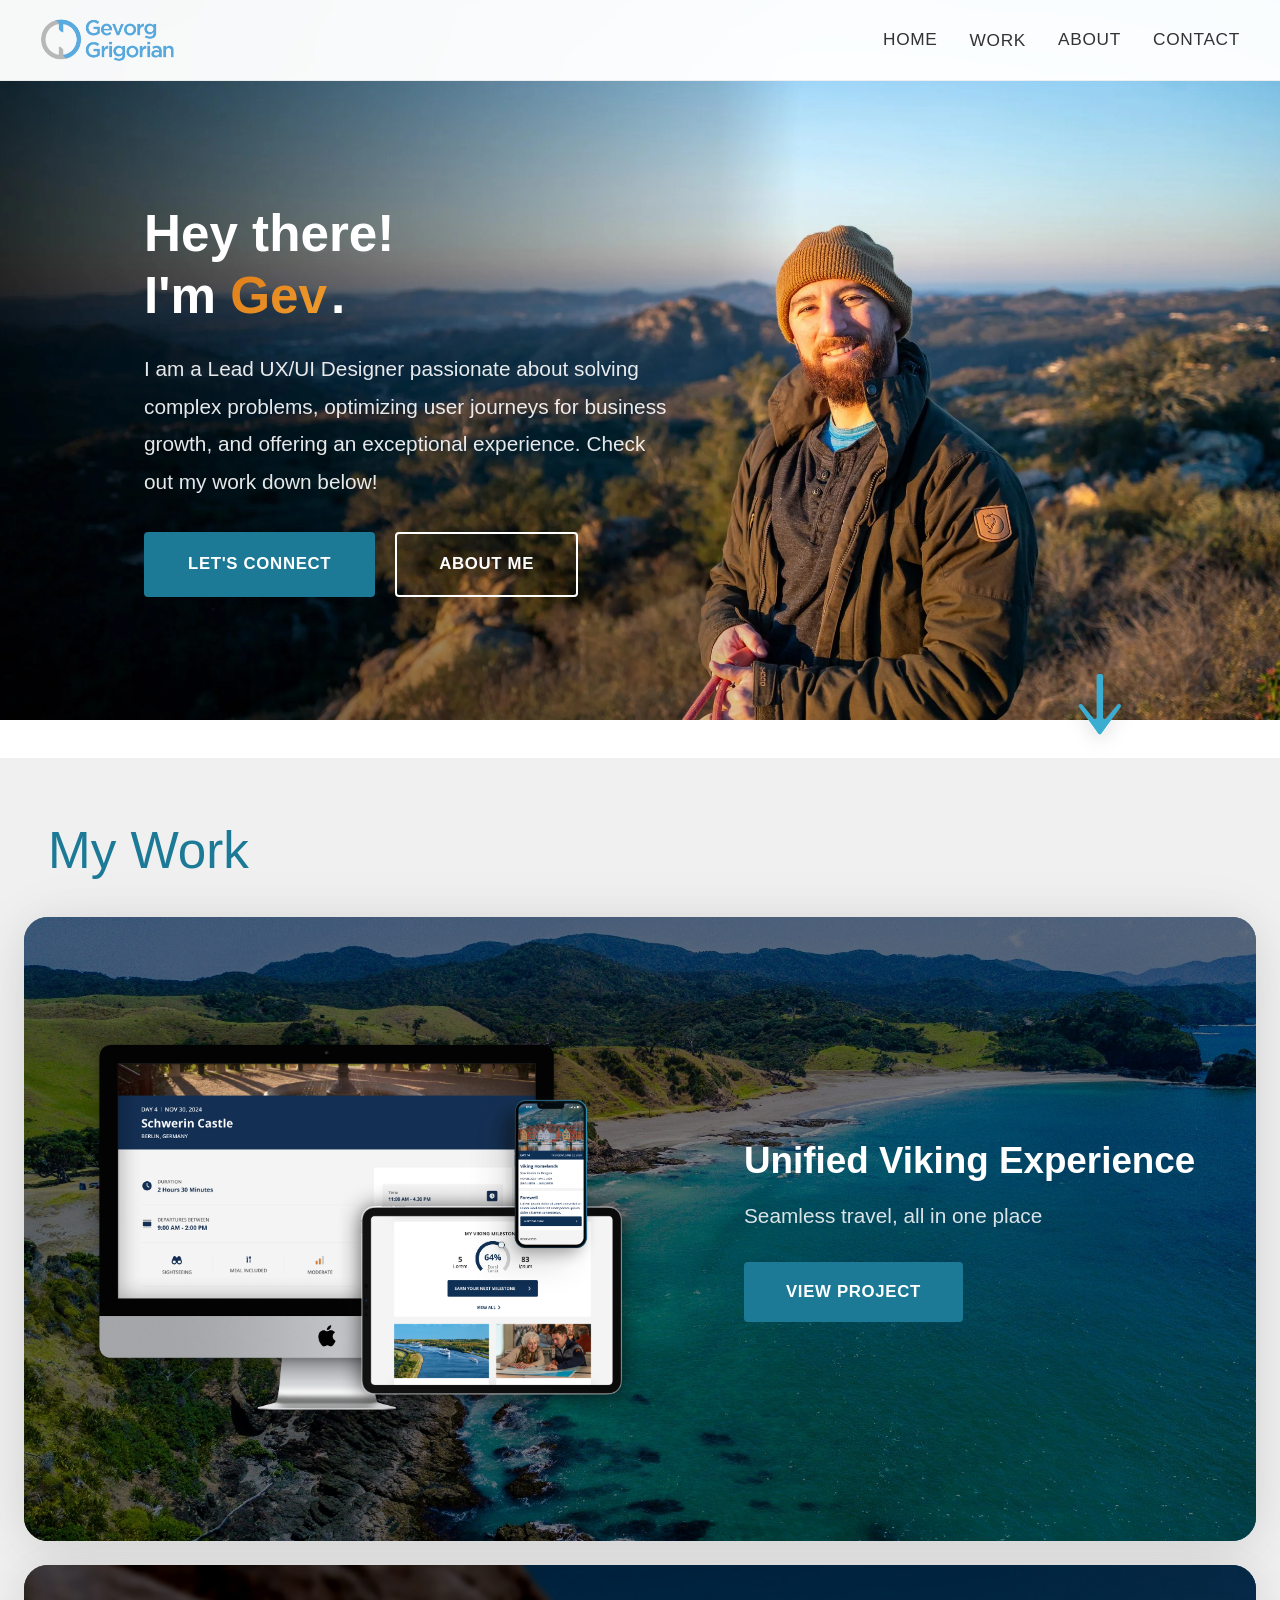
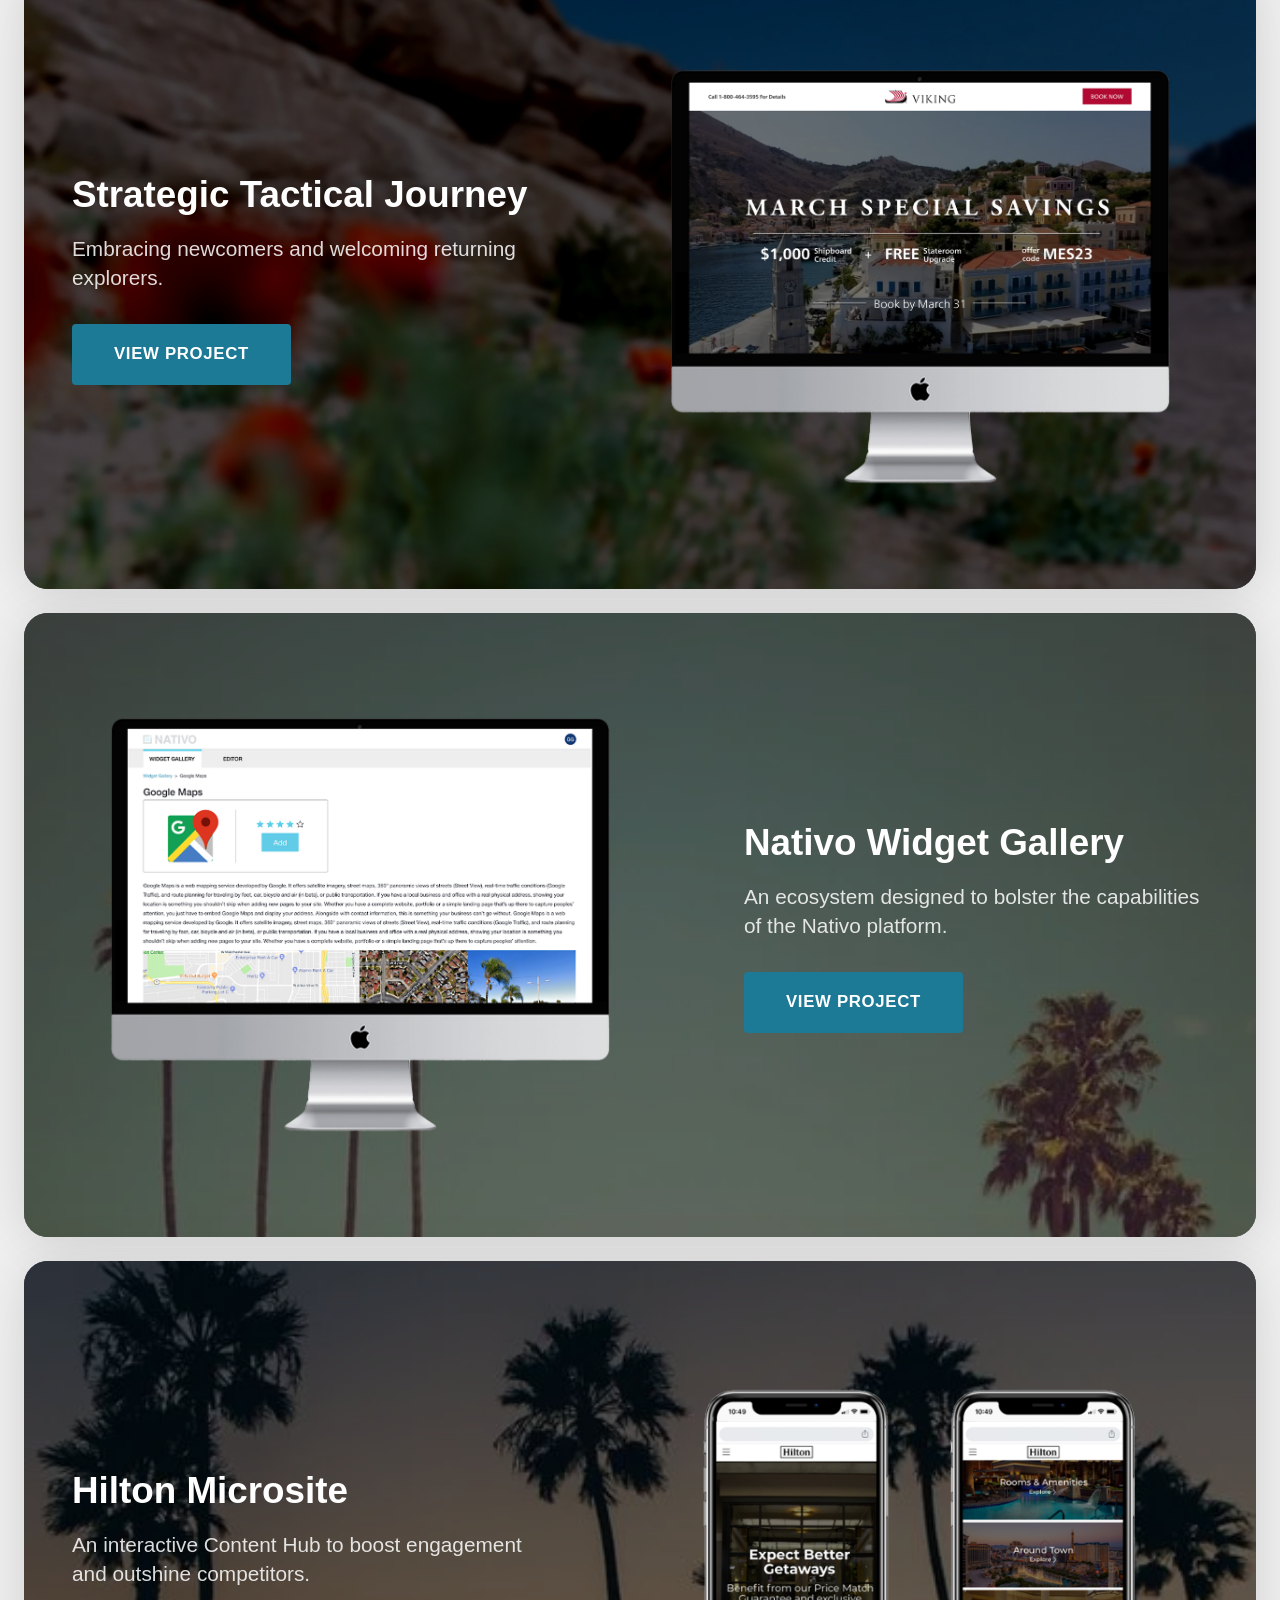
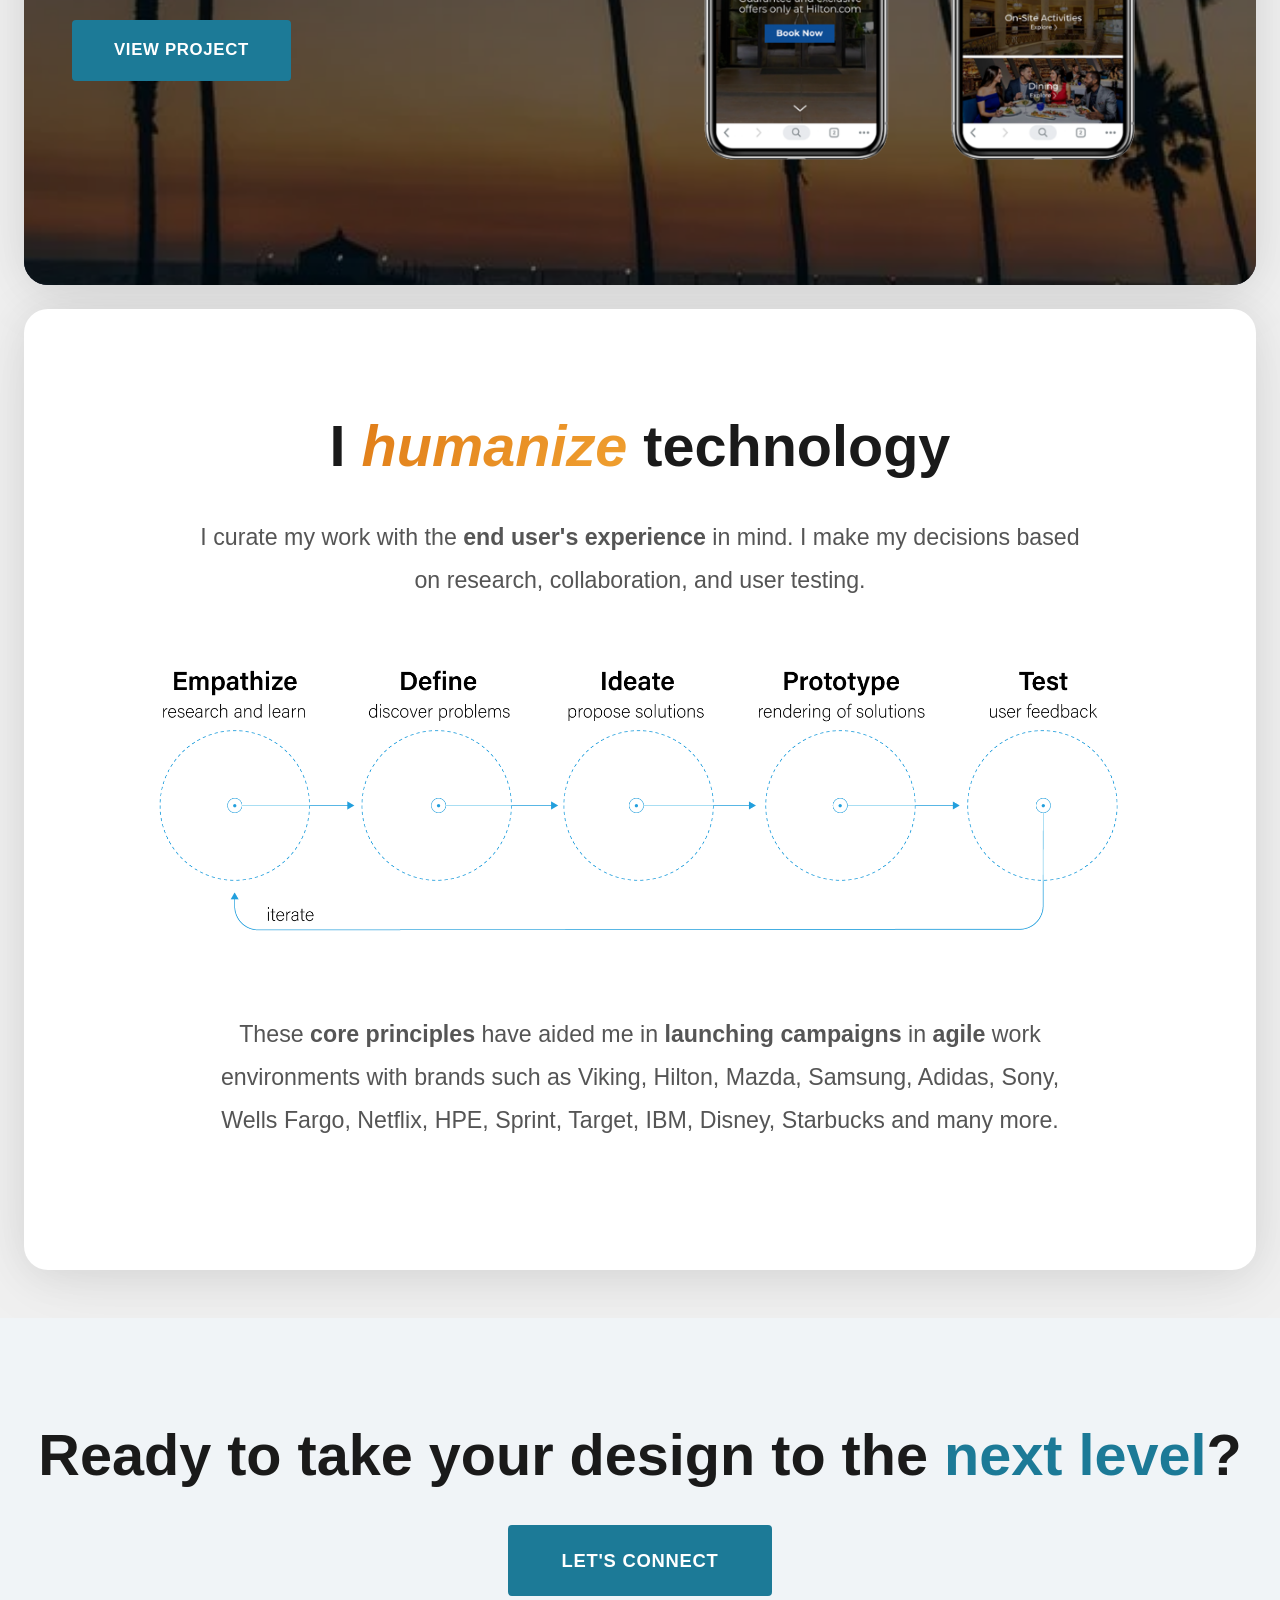
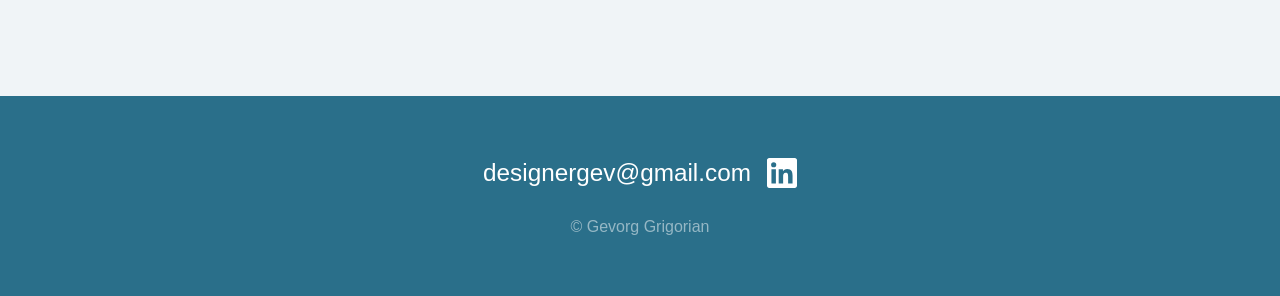
<file: index.html>
<!DOCTYPE html>
<html lang="en">
<head>
  <meta charset="UTF-8">
  <meta name="viewport" content="width=device-width, initial-scale=1.0">
  <title>Gev Grigorian — Lead UX/UI Designer</title>
  <link rel="stylesheet" href="style.css">
</head>
<body>

  <!-- Navigation -->
  <nav class="site-nav">
    <div class="nav-inner">
      <a href="index.html" class="nav-logo">
        <img src="gevorg-grigorian-logo2.webp" alt="Gev Design">
      </a>
      <ul class="nav-links" id="navLinks">
        <li><a href="index.html">Home</a></li>
        <li class="dropdown-parent">
          <button class="nav-dropdown-toggle">Work</button>
          <ul class="nav-dropdown">
            <li><a href="unified-viking.html">Unified Viking Experience</a></li>
            <li><a href="strategic-tactical.html">Strategic Tactical Journey</a></li>
            <li><a href="widget-gallery.html">Nativo Widget Gallery</a></li>
            <li><a href="hilton-microsite.html">Hilton Microsite</a></li>
          </ul>
        </li>
        <li><a href="about.html">About</a></li>
        <li><a href="contact.html">Contact</a></li>
      </ul>
      <button class="nav-hamburger" id="navHamburger" aria-label="Toggle menu">
        <span></span>
        <span></span>
        <span></span>
      </button>
    </div>
  </nav>

  <!-- Hero — stays full bleed -->
  <section class="hero hero--interactive">
    <div class="hero-bg">
      <img src="gevdarkbg.webp" alt="">
    </div>
    <canvas class="hero-particle-canvas" id="heroParticleCanvas"></canvas>
    <div class="hero-content">
      <h1 class="hero-anim-1">Hey there! <br>I'm <em>Gev</em>.</h1>
      <p class="hero-anim-2">I am a Lead UX/UI Designer passionate about solving complex problems, optimizing user journeys for business growth, and offering an exceptional experience. Check out my work down below!</p>
      <div class="hero-buttons hero-anim-3">
        <a href="contact.html" class="btn-primary btn-blue">Let's Connect</a>
        <a href="about.html" class="btn-primary btn-white">About Me</a>
      </div>
    </div>
  </section>

  <!-- Scroll Arrow -->
  <div class="scroll-arrow">
    <svg width="176" height="216" viewBox="0 0 176 216" fill="none" xmlns="http://www.w3.org/2000/svg">
      <g filter="url(#filter0_d_1784_18563)">
        <path d="M73.5128 128.321C75.8927 131.232 80.6094 129.549 80.6094 125.789L80.6094 35C80.6094 32.7909 82.4002 31 84.6094 31L90.6094 31C92.8185 31 94.6094 32.7909 94.6094 35L94.6094 125.789C94.6094 129.549 99.326 131.232 101.706 128.321L126.116 98.468C126.876 97.5389 128.013 97 129.213 97L130.213 97C133.474 97 135.365 100.692 133.459 103.338L90.8552 162.493C89.2589 164.71 85.9598 164.71 84.3635 162.493L41.7597 103.338C39.8541 100.692 41.7449 97 45.0055 97L46.0061 97C47.2062 97 48.343 97.5389 49.1027 98.468L73.5128 128.321Z" fill="#3AADD1"/>
      </g>
      <defs>
        <filter id="filter0_d_1784_18563" x="0" y="0" width="175.219" height="215.156" filterUnits="userSpaceOnUse" color-interpolation-filters="sRGB">
          <feFlood flood-opacity="0" result="BackgroundImageFix"/>
          <feColorMatrix in="SourceAlpha" type="matrix" values="0 0 0 0 0 0 0 0 0 0 0 0 0 0 0 0 0 0 127 0" result="hardAlpha"/>
          <feMorphology radius="1" operator="dilate" in="SourceAlpha" result="effect1_dropShadow_1784_18563"/>
          <feOffset dy="10"/>
          <feGaussianBlur stdDeviation="20"/>
          <feComposite in2="hardAlpha" operator="out"/>
          <feColorMatrix type="matrix" values="0 0 0 0 0 0 0 0 0 0 0 0 0 0 0 0 0 0 0.15 0"/>
          <feBlend mode="normal" in2="BackgroundImageFix" result="effect1_dropShadow_1784_18563"/>
          <feBlend mode="normal" in="SourceGraphic" in2="effect1_dropShadow_1784_18563" result="shape"/>
        </filter>
      </defs>
    </svg>
  </div>

  <!-- Sections area — light bg behind rounded containers -->
  <div class="sections-wrap">

    <!-- My Work heading -->
    <h2 class="my-work-heading">My Work</h2>

    <!-- Unified Viking Experience — same treatment as other sections -->
    <div class="card-section card-section--dark">
      <section class="work-section work-section--viking work-section--img-left work-section--dark">
        <div class="work-section-bg">
          <img src="unified_background.jpg" alt="">
        </div>
        <div class="work-section-image">
          <img src="heroimage.png" alt="Unified Viking Experience">
        </div>
        <div class="work-section-text">
          <h3>Unified Viking Experience</h3>
          <h4>Seamless travel, all in one place</h4>
          <a href="unified-viking.html" class="btn-view-project">View Project</a>
        </div>
      </section>
    </div>

    <!-- Strategic Tactical Journey — rounded card, dark bg image -->
    <div class="card-section card-section--dark">
      <section class="work-section work-section--strategic work-section--img-right work-section--dark">
        <div class="work-section-bg">
          <img src="image-asset.webp" alt="">
        </div>
        <div class="work-section-text">
          <h3>Strategic Tactical Journey</h3>
          <h4>Embracing newcomers and welcoming returning explorers.</h4>
          <a href="strategic-tactical.html" class="btn-view-project">View Project</a>
        </div>
        <div class="work-section-image">
          <img src="main-hero.webp" alt="Strategic Tactical Journey">
        </div>
      </section>
    </div>

    <!-- Nativo Widget Gallery — rounded card, dark bg image -->
    <div class="card-section card-section--dark">
      <section class="work-section work-section--widget work-section--img-left work-section--dark">
        <div class="work-section-bg">
          <img src="widget-bg.webp" alt="">
        </div>
        <div class="work-section-image">
          <img src="widget-gallery.webp" alt="Nativo Widget Gallery">
        </div>
        <div class="work-section-text">
          <h3>Nativo Widget Gallery</h3>
          <h4>An ecosystem designed to bolster the capabilities of the Nativo platform.</h4>
          <a href="widget-gallery.html" class="btn-view-project">View Project</a>
        </div>
      </section>
    </div>

    <!-- Hilton Microsite — rounded card, dark bg image -->
    <div class="card-section card-section--dark">
      <section class="work-section work-section--hilton work-section--img-right work-section--dark">
        <div class="work-section-bg">
          <img src="hilton-bg.webp" alt="">
        </div>
        <div class="work-section-text">
          <h3>Hilton Microsite</h3>
          <h4>An interactive Content Hub to boost engagement and outshine competitors.</h4>
          <a href="hilton-microsite.html" class="btn-view-project">View Project</a>
        </div>
        <div class="work-section-image">
          <img src="hilton.webp" alt="Hilton Microsite">
        </div>
      </section>
    </div>

    <!-- I Humanize Technology — rounded card -->
    <div class="card-section card-section--white">
      <section class="humanize-section">
        <h2>I <em>humanize</em> technology</h2>
        <p>I curate my work with the <strong>end user's experience</strong> in mind. I make my decisions based on research, collaboration, and user testing.</p>
        <img src="process2.webp" alt="Design process" class="process-desktop">
        <img src="process-mobile.svg" alt="Design process" class="process-mobile">
        <p>These <strong>core principles</strong> have aided me in <strong>launching campaigns</strong> in <strong>agile</strong> work environments with brands such as Viking, Hilton, Mazda, Samsung, Adidas, Sony, Wells Fargo, Netflix, HPE, Sprint, Target, IBM, Disney, Starbucks and many more.</p>
      </section>
    </div>

  </div><!-- /sections-wrap -->

  <!-- CTA — full bleed, not in card -->
  <section class="bottom-cta bottom-cta--fullbleed">
    <h2>Ready to take your design to the <strong>next level</strong>?</h2>
    <a href="contact.html" class="btn-primary btn-blue btn-large">Let's Connect</a>
  </section>

  <!-- Footer -->
  <footer class="site-footer">
    <div class="footer-inner">
      <div class="footer-contact">
        <a href="mailto:designergev&#64;gmail.com">designergev&#64;gmail.com</a>
        <a href="https://www.linkedin.com/in/designergev/" target="_blank" rel="noopener" class="footer-linkedin" aria-label="LinkedIn">
          <svg xmlns="http://www.w3.org/2000/svg" width="20" height="20" viewBox="0 0 24 24" fill="currentColor"><path d="M20.447 20.452h-3.554v-5.569c0-1.328-.027-3.037-1.852-3.037-1.853 0-2.136 1.445-2.136 2.939v5.667H9.351V9h3.414v1.561h.046c.477-.9 1.637-1.85 3.37-1.85 3.601 0 4.267 2.37 4.267 5.455v6.286zM5.337 7.433a2.062 2.062 0 01-2.063-2.065 2.064 2.064 0 112.063 2.065zm1.782 13.019H3.555V9h3.564v11.452zM22.225 0H1.771C.792 0 0 .774 0 1.729v20.542C0 23.227.792 24 1.771 24h20.451C23.2 24 24 23.227 24 22.271V1.729C24 .774 23.2 0 22.222 0h.003z"/></svg>
        </a>
      </div>
      <div class="footer-copyright">&copy; Gevorg Grigorian</div>
    </div>
  </footer>

  <script src="main.js"></script>
  <script>
    (function() {
      const canvas = document.getElementById('heroParticleCanvas');
      if (!canvas) return;
      const ctx = canvas.getContext('2d');
      const section = canvas.closest('.hero');
      let particles = [];
      const colors = ['#1C7A97', '#E07D19', '#5bc0de', '#f0a030'];
      function resize() { canvas.width = section.offsetWidth; canvas.height = section.offsetHeight; }
      resize();
      window.addEventListener('resize', resize);
      class Particle {
        constructor(x, y) {
          this.x = x; this.y = y;
          this.size = Math.random() * 4.2 + 1.4;
          this.speedX = (Math.random() - 0.5) * 1.3;
          this.speedY = (Math.random() - 0.5) * 1.3 - 0.35;
          this.color = colors[Math.floor(Math.random() * colors.length)];
          this.life = 1;
          this.decay = Math.random() * 0.012 + 0.008;
        }
        update() { this.x += this.speedX; this.y += this.speedY; this.life -= this.decay; this.size *= 0.99; }
        draw() { ctx.globalAlpha = this.life; ctx.fillStyle = this.color; ctx.beginPath(); ctx.arc(this.x, this.y, this.size, 0, Math.PI * 2); ctx.fill(); }
      }
      let lastSpawn = 0;
      section.addEventListener('mousemove', (e) => {
        const rect = section.getBoundingClientRect();
        const mx = e.clientX - rect.left, my = e.clientY - rect.top;
        const now = Date.now();
        if (now - lastSpawn > 20) { for (let i = 0; i < 2; i++) particles.push(new Particle(mx, my)); lastSpawn = now; }
      });
      function animate() {
        ctx.clearRect(0, 0, canvas.width, canvas.height);
        particles = particles.filter(p => p.life > 0);
        particles.forEach(p => { p.update(); p.draw(); });
        ctx.globalAlpha = 1;
        requestAnimationFrame(animate);
      }
      animate();
    })();
  </script>

</body>
</html>
</file>
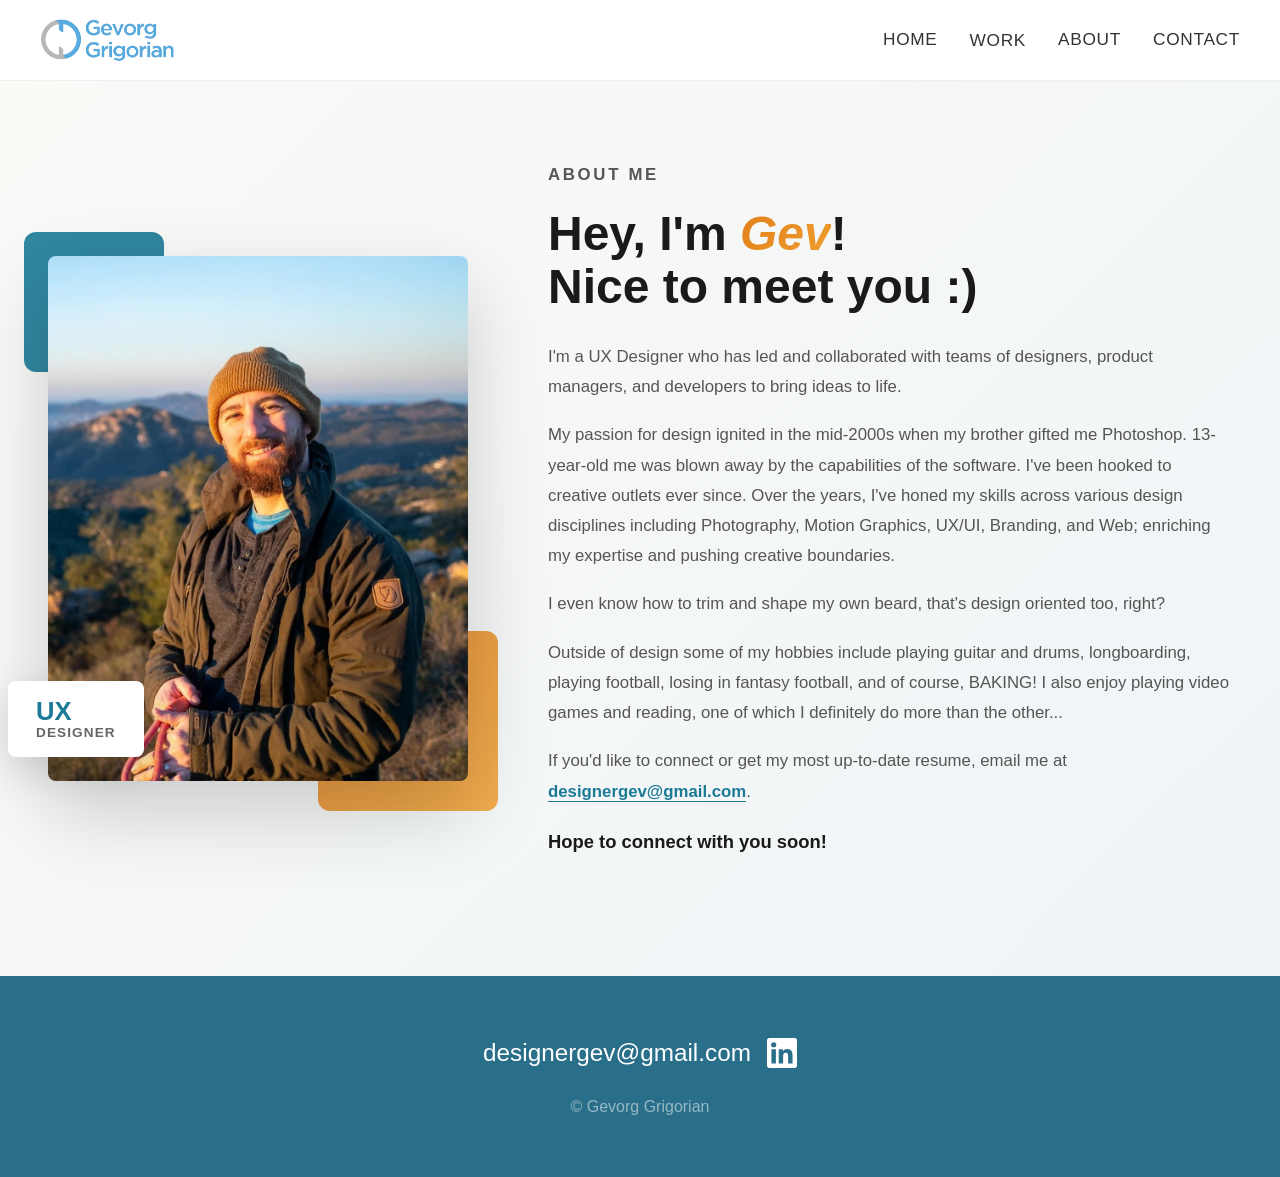
<file: about.html>
<!DOCTYPE html>
<html lang="en">
<head>
  <meta charset="UTF-8">
  <meta name="viewport" content="width=device-width, initial-scale=1.0">
  <title>About — Gev Design</title>
  <link rel="stylesheet" href="style.css">
</head>
<body>

  <!-- Navigation -->
  <nav class="site-nav">
    <div class="nav-inner">
      <a href="index.html" class="nav-logo">
        <img src="gevorg-grigorian-logo2.webp" alt="Gev Design">
      </a>
      <ul class="nav-links" id="navLinks">
        <li><a href="index.html">Home</a></li>
        <li class="dropdown-parent">
          <button class="nav-dropdown-toggle">Work</button>
          <ul class="nav-dropdown">
            <li><a href="unified-viking.html">Unified Viking Experience</a></li>
            <li><a href="strategic-tactical.html">Strategic Tactical Journey</a></li>
            <li><a href="widget-gallery.html">Nativo Widget Gallery</a></li>
            <li><a href="hilton-microsite.html">Hilton Microsite</a></li>
          </ul>
        </li>
        <li><a href="about.html">About</a></li>
        <li><a href="contact.html">Contact</a></li>
      </ul>
      <button class="nav-hamburger" id="navHamburger" aria-label="Toggle menu">
        <span></span><span></span><span></span>
      </button>
    </div>
  </nav>

  <!-- About Section -->
  <section class="about-hero">
    <canvas class="particle-canvas" id="particleCanvas"></canvas>
    <div class="about-hero-inner">
      <div class="about-image-wrap">
        <div class="about-image-deco about-image-deco--1"></div>
        <div class="about-image-deco about-image-deco--2"></div>
        <div class="about-image">
          <img src="gev.webp" alt="Gev Grigorian">
        </div>
        <div class="about-image-badge">
          <span>UX</span>
          <span>Designer</span>
        </div>
      </div>
      <div class="about-text">
        <p class="about-eyebrow">About Me</p>
        <h1>Hey, I'm <em>Gev</em>!<br>Nice to meet you <span class="wave">:)</span></h1>
        <p class="about-lead">I'm a UX Designer who has led and collaborated with teams of designers, product managers, and developers to bring ideas to life.</p>
        <p>My passion for design ignited in the mid-2000s when my brother gifted me Photoshop. 13-year-old me was blown away by the capabilities of the software. I've been hooked to creative outlets ever since. Over the years, I've honed my skills across various design disciplines including Photography, Motion Graphics, UX/UI, Branding, and Web; enriching my expertise and pushing creative boundaries.</p>
        <p>I even know how to trim and shape my own beard, that's design oriented too, right?</p>
         <p>Outside of design some of my hobbies include playing guitar and drums, longboarding, playing football, losing in fantasy football, and of course, BAKING! I also enjoy playing video games and reading, one of which I definitely do more than the other... </p>
        <p>If you'd like to connect or get my most up-to-date resume, email me at <a href="mailto:designergev@gmail.com" class="about-email">designergev@gmail.com</a>.</p>
        <p class="about-signoff">Hope to connect with you soon!</p>
      </div>
    </div>
  </section>


  <!-- Footer -->
  <footer class="site-footer">
    <div class="footer-inner">
      <div class="footer-contact">
        <a href="mailto:designergev&#64;gmail.com">designergev&#64;gmail.com</a>
        <a href="https://www.linkedin.com/in/designergev/" target="_blank" rel="noopener" class="footer-linkedin" aria-label="LinkedIn">
          <svg xmlns="http://www.w3.org/2000/svg" width="20" height="20" viewBox="0 0 24 24" fill="currentColor"><path d="M20.447 20.452h-3.554v-5.569c0-1.328-.027-3.037-1.852-3.037-1.853 0-2.136 1.445-2.136 2.939v5.667H9.351V9h3.414v1.561h.046c.477-.9 1.637-1.85 3.37-1.85 3.601 0 4.267 2.37 4.267 5.455v6.286zM5.337 7.433a2.062 2.062 0 01-2.063-2.065 2.064 2.064 0 112.063 2.065zm1.782 13.019H3.555V9h3.564v11.452zM22.225 0H1.771C.792 0 0 .774 0 1.729v20.542C0 23.227.792 24 1.771 24h20.451C23.2 24 24 23.227 24 22.271V1.729C24 .774 23.2 0 22.222 0h.003z"/></svg>
        </a>
      </div>
      <div class="footer-copyright">&copy; Gevorg Grigorian</div>
    </div>
  </footer>

  <script src="main.js"></script>
  <script>
    // Cursor particle effect
    (function() {
      const canvas = document.getElementById('particleCanvas');
      if (!canvas) return;
      const ctx = canvas.getContext('2d');
      const section = canvas.closest('.about-hero');
      let particles = [];
      const colors = ['#3aadd1', '#E07D19', '#5bc0de', '#f0a030'];

      function resize() {
        canvas.width = section.offsetWidth;
        canvas.height = section.offsetHeight;
      }
      resize();
      window.addEventListener('resize', resize);

      class Particle {
        constructor(x, y) {
          this.x = x;
          this.y = y;
          this.size = Math.random() * 4.2 + 1.4;
          this.speedX = (Math.random() - 0.5) * 1.3;
          this.speedY = (Math.random() - 0.5) * 1.3 - 0.35;
          this.color = colors[Math.floor(Math.random() * colors.length)];
          this.life = 1;
          this.decay = Math.random() * 0.012 + 0.008;
        }
        update() {
          this.x += this.speedX;
          this.y += this.speedY;
          this.life -= this.decay;
          this.size *= 0.99;
        }
        draw() {
          ctx.globalAlpha = this.life;
          ctx.fillStyle = this.color;
          ctx.beginPath();
          ctx.arc(this.x, this.y, this.size, 0, Math.PI * 2);
          ctx.fill();
        }
      }

      let mouseX = 0, mouseY = 0, lastSpawn = 0;
      section.addEventListener('mousemove', (e) => {
        const rect = section.getBoundingClientRect();
        mouseX = e.clientX - rect.left;
        mouseY = e.clientY - rect.top;
        const now = Date.now();
        if (now - lastSpawn > 20) {
          for (let i = 0; i < 2; i++) {
            particles.push(new Particle(mouseX, mouseY));
          }
          lastSpawn = now;
        }
      });

      function animate() {
        ctx.clearRect(0, 0, canvas.width, canvas.height);
        particles = particles.filter(p => p.life > 0);
        particles.forEach(p => { p.update(); p.draw(); });
        ctx.globalAlpha = 1;
        requestAnimationFrame(animate);
      }
      animate();
    })();
  </script>

</body>
</html>
</file>
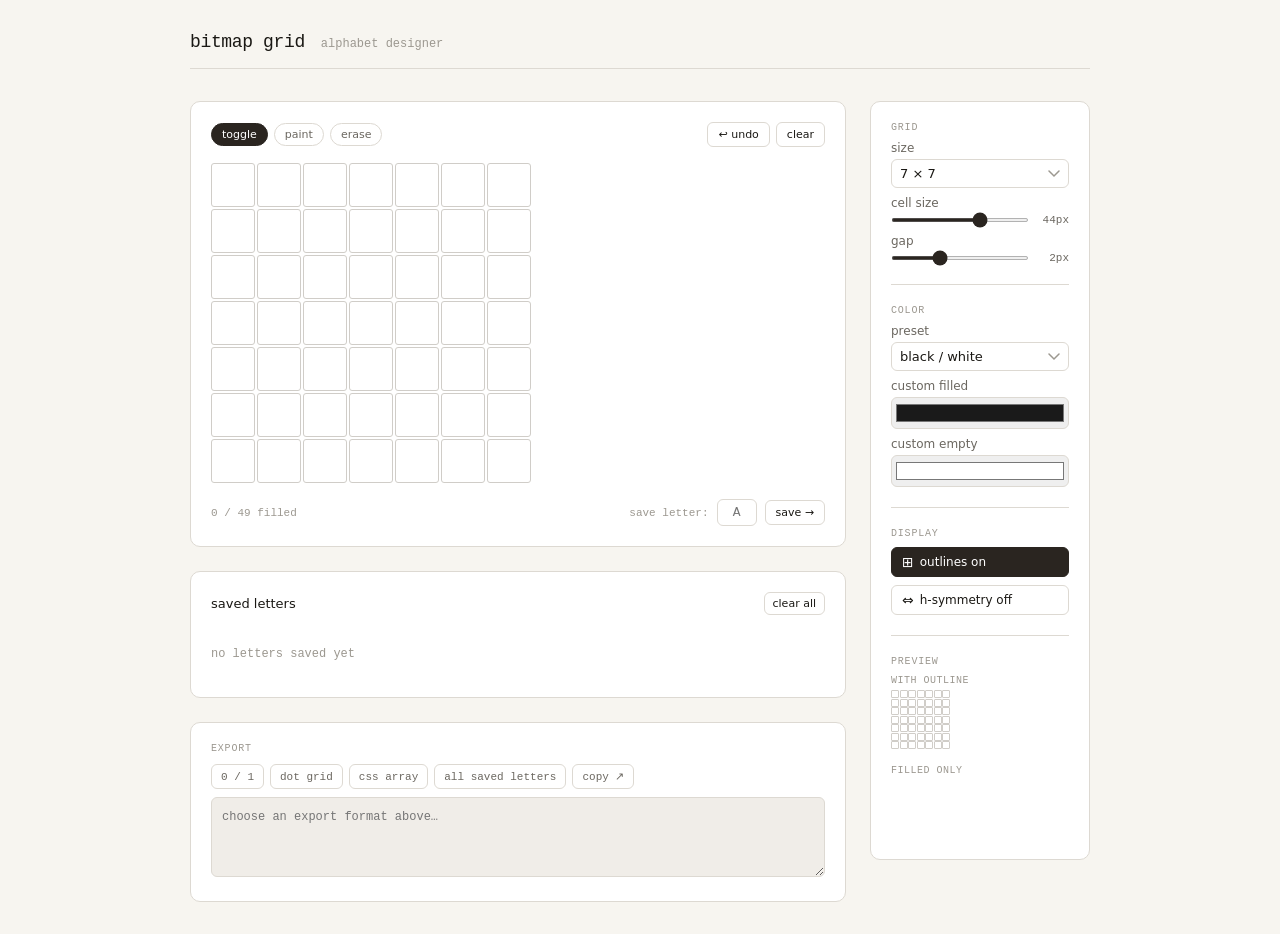
<file: bitmap-grid.html>
<!DOCTYPE html>
<html lang="en">
<head>
<meta charset="UTF-8">
<meta name="viewport" content="width=device-width, initial-scale=1.0">
<title>Bitmap Grid — Alphabet Designer</title>
<style>
  *, *::before, *::after { box-sizing: border-box; margin: 0; padding: 0; }

  :root {
    --bg: #f7f5f0;
    --surface: #ffffff;
    --surface2: #f0ede8;
    --border: #ddd9d2;
    --border2: #c8c4bc;
    --text: #1a1814;
    --text2: #6b6760;
    --text3: #9c9890;
    --accent: #2a2520;
    --radius: 6px;
    --radius-lg: 10px;
    --font: 'DM Mono', 'Courier New', monospace;
    --font-ui: 'DM Sans', system-ui, sans-serif;
  }

  @import url('https://fonts.googleapis.com/css2?family=DM+Mono:wght@400;500&family=DM+Sans:wght@400;500&display=swap');

  body {
    background: var(--bg);
    color: var(--text);
    font-family: var(--font-ui);
    min-height: 100vh;
    padding: 2rem 1rem;
  }

  header {
    max-width: 900px;
    margin: 0 auto 2rem;
    display: flex;
    align-items: baseline;
    gap: 1rem;
    border-bottom: 1px solid var(--border);
    padding-bottom: 1rem;
  }

  header h1 {
    font-family: var(--font);
    font-size: 18px;
    font-weight: 500;
    letter-spacing: -0.02em;
  }

  header span {
    font-size: 12px;
    color: var(--text3);
    font-family: var(--font);
  }

  .app {
    max-width: 900px;
    margin: 0 auto;
    display: grid;
    grid-template-columns: 1fr 220px;
    gap: 1.5rem;
    align-items: start;
  }

  @media (max-width: 680px) {
    .app { grid-template-columns: 1fr; }
  }

  /* ---- CONTROLS PANEL ---- */
  .panel {
    background: var(--surface);
    border: 1px solid var(--border);
    border-radius: var(--radius-lg);
    padding: 1.25rem;
    display: flex;
    flex-direction: column;
    gap: 1.25rem;
  }

  .panel-section { display: flex; flex-direction: column; gap: 8px; }

  .section-label {
    font-size: 10px;
    font-weight: 500;
    letter-spacing: 0.08em;
    text-transform: uppercase;
    color: var(--text3);
    font-family: var(--font);
  }

  .ctrl-row { display: flex; flex-direction: column; gap: 4px; }
  .ctrl-label { font-size: 12px; color: var(--text2); }

  select {
    font-family: var(--font-ui);
    font-size: 13px;
    padding: 6px 8px;
    border: 1px solid var(--border);
    border-radius: var(--radius);
    background: var(--surface);
    color: var(--text);
    cursor: pointer;
    width: 100%;
    appearance: none;
    background-image: url("data:image/svg+xml,%3Csvg xmlns='http://www.w3.org/2000/svg' width='12' height='8' viewBox='0 0 12 8'%3E%3Cpath d='M1 1l5 5 5-5' stroke='%239c9890' stroke-width='1.5' fill='none' stroke-linecap='round'/%3E%3C/svg%3E");
    background-repeat: no-repeat;
    background-position: right 8px center;
    padding-right: 28px;
  }
  select:hover { border-color: var(--border2); }

  .slider-row { display: flex; align-items: center; gap: 8px; }
  input[type=range] {
    flex: 1;
    height: 4px;
    accent-color: var(--accent);
    cursor: pointer;
  }
  .slider-val {
    font-size: 11px;
    font-family: var(--font);
    color: var(--text2);
    min-width: 32px;
    text-align: right;
  }

  .btn-group { display: flex; flex-direction: column; gap: 6px; }

  .btn {
    font-family: var(--font-ui);
    font-size: 12px;
    padding: 7px 10px;
    border: 1px solid var(--border);
    border-radius: var(--radius);
    background: var(--surface);
    color: var(--text);
    cursor: pointer;
    text-align: left;
    transition: background 0.1s, border-color 0.1s;
    display: flex;
    align-items: center;
    gap: 6px;
  }
  .btn:hover { background: var(--surface2); border-color: var(--border2); }
  .btn:active { transform: scale(0.99); }
  .btn.active {
    background: var(--accent);
    color: #fff;
    border-color: var(--accent);
  }
  .btn.danger:hover { background: #fff0f0; border-color: #f0bfbf; color: #cc2200; }

  .btn-icon { font-size: 14px; line-height: 1; }

  .divider { height: 1px; background: var(--border); }

  /* ---- PREVIEW ---- */
  .preview-block { display: flex; flex-direction: column; gap: 4px; }
  .preview-label { font-size: 10px; color: var(--text3); font-family: var(--font); letter-spacing: 0.05em; text-transform: uppercase; }

  #preview-grid, #preview-clean {
    display: grid;
    gap: 1px;
  }

  .pcell { border-radius: 1px; transition: background 0.05s; }

  /* ---- EXPORT ---- */
  .export-wrap { display: flex; flex-direction: column; gap: 6px; }
  textarea {
    font-family: var(--font);
    font-size: 12px;
    padding: 10px;
    border: 1px solid var(--border);
    border-radius: var(--radius);
    background: var(--surface2);
    color: var(--text);
    resize: vertical;
    width: 100%;
    min-height: 80px;
    line-height: 1.6;
  }
  textarea:focus { outline: 2px solid var(--accent); outline-offset: 1px; }

  .export-btns { display: flex; gap: 6px; flex-wrap: wrap; }
  .export-btn {
    font-family: var(--font);
    font-size: 11px;
    padding: 5px 9px;
    border: 1px solid var(--border);
    border-radius: var(--radius);
    background: var(--surface);
    color: var(--text2);
    cursor: pointer;
  }
  .export-btn:hover { background: var(--surface2); color: var(--text); border-color: var(--border2); }

  /* ---- MAIN GRID ---- */
  .grid-wrap {
    display: flex;
    flex-direction: column;
    gap: 1rem;
  }

  .grid-header {
    display: flex;
    align-items: center;
    justify-content: space-between;
    flex-wrap: wrap;
    gap: 8px;
  }

  .grid-status {
    font-family: var(--font);
    font-size: 11px;
    color: var(--text3);
  }

  .mode-pills { display: flex; gap: 6px; }
  .pill {
    font-size: 11px;
    padding: 4px 10px;
    border: 1px solid var(--border);
    border-radius: 99px;
    background: var(--surface);
    color: var(--text2);
    cursor: pointer;
    font-family: var(--font-ui);
    transition: all 0.1s;
  }
  .pill:hover { border-color: var(--border2); color: var(--text); }
  .pill.active { background: var(--accent); color: #fff; border-color: var(--accent); }

  #main-grid {
    display: grid;
    gap: 2px;
    cursor: crosshair;
    user-select: none;
    width: fit-content;
  }

  .cell {
    border-radius: 3px;
    transition: background 0.04s, transform 0.04s;
  }
  .cell:hover { transform: scale(0.92); }

  /* ---- COLOR SWATCH ---- */
  .swatch-row { display: flex; gap: 6px; flex-wrap: wrap; }
  .swatch {
    width: 22px; height: 22px;
    border-radius: 4px;
    border: 2px solid transparent;
    cursor: pointer;
    transition: transform 0.1s;
  }
  .swatch:hover { transform: scale(1.15); }
  .swatch.selected { border-color: var(--accent); }

  /* ---- LETTER LIBRARY ---- */
  .library {
    background: var(--surface);
    border: 1px solid var(--border);
    border-radius: var(--radius-lg);
    padding: 1.25rem;
    margin-top: 0;
  }
  .library-header {
    display: flex; align-items: center; justify-content: space-between;
    margin-bottom: 1rem;
  }
  .library-title { font-size: 13px; font-weight: 500; }
  .library-grid { display: flex; flex-wrap: wrap; gap: 8px; }

  .lib-item {
    display: flex; flex-direction: column; align-items: center; gap: 4px;
    cursor: pointer;
    padding: 6px;
    border-radius: var(--radius);
    border: 1px solid transparent;
    transition: background 0.1s, border-color 0.1s;
  }
  .lib-item:hover { background: var(--surface2); border-color: var(--border); }
  .lib-item-label {
    font-family: var(--font);
    font-size: 10px;
    color: var(--text3);
  }
  .lib-mini { display: grid; gap: 0.5px; }
  .lib-mini-cell { border-radius: 0.5px; }

  .lib-empty {
    font-size: 12px; color: var(--text3);
    font-family: var(--font);
    padding: 1rem 0;
  }
</style>
</head>
<body>

<header>
  <h1>bitmap grid</h1>
  <span>alphabet designer</span>
</header>

<div class="app">
  <!-- LEFT: Grid + library -->
  <div style="display:flex;flex-direction:column;gap:1.5rem;">
    <div style="background:var(--surface);border:1px solid var(--border);border-radius:var(--radius-lg);padding:1.25rem;">
      <div class="grid-header" style="margin-bottom:1rem;">
        <div class="mode-pills">
          <button class="pill active" id="pillToggle">toggle</button>
          <button class="pill" id="pillPaint">paint</button>
          <button class="pill" id="pillErase">erase</button>
        </div>
        <div style="display:flex;gap:6px;">
          <button class="btn" id="btnUndo" style="padding:5px 10px;font-size:11px;">↩ undo</button>
          <button class="btn danger" id="btnClear" style="padding:5px 10px;font-size:11px;">clear</button>
        </div>
      </div>

      <div id="main-grid"></div>

      <div style="margin-top:1rem;display:flex;align-items:center;justify-content:space-between;flex-wrap:wrap;gap:8px;">
        <div class="grid-status" id="statusBar">0 / 49 filled</div>
        <div style="display:flex;gap:8px;align-items:center;">
          <span style="font-size:11px;color:var(--text3);font-family:var(--font);">save letter:</span>
          <input id="letterKey" placeholder="A" maxlength="2" style="font-family:var(--font);font-size:13px;width:40px;padding:5px 6px;border:1px solid var(--border);border-radius:var(--radius);background:var(--surface);color:var(--text);text-align:center;text-transform:uppercase;" />
          <button class="btn" id="btnSave" style="padding:5px 10px;font-size:11px;">save →</button>
        </div>
      </div>
    </div>

    <!-- Letter library -->
    <div class="library">
      <div class="library-header">
        <span class="library-title">saved letters</span>
        <button class="btn danger" id="btnClearLib" style="padding:4px 8px;font-size:11px;">clear all</button>
      </div>
      <div class="library-grid" id="libraryGrid">
        <span class="lib-empty" id="libEmpty">no letters saved yet</span>
      </div>
    </div>

    <!-- Export -->
    <div style="background:var(--surface);border:1px solid var(--border);border-radius:var(--radius-lg);padding:1.25rem;">
      <div class="section-label" style="margin-bottom:10px;">export</div>
      <div class="export-btns" style="margin-bottom:8px;">
        <button class="export-btn" id="btnExp01">0 / 1</button>
        <button class="export-btn" id="btnExpDot">dot grid</button>
        <button class="export-btn" id="btnExpCSS">css array</button>
        <button class="export-btn" id="btnExpAll">all saved letters</button>
        <button class="export-btn" id="btnCopyExp">copy ↗</button>
      </div>
      <textarea id="exportOut" readonly placeholder="choose an export format above…"></textarea>
    </div>
  </div>

  <!-- RIGHT: Controls -->
  <div style="display:flex;flex-direction:column;gap:1rem;">
    <div class="panel">
      <div class="panel-section">
        <div class="section-label">grid</div>
        <div class="ctrl-row">
          <div class="ctrl-label">size</div>
          <select id="sizePicker">
            <option value="5-7">5 × 7</option>
            <option value="7-7" selected>7 × 7</option>
            <option value="9-9">9 × 9</option>
            <option value="11-11">11 × 11</option>
          </select>
        </div>
        <div class="ctrl-row">
          <div class="ctrl-label">cell size</div>
          <div class="slider-row">
            <input type="range" id="cellSlider" min="20" max="56" value="44" step="4">
            <span class="slider-val" id="cellVal">44px</span>
          </div>
        </div>
        <div class="ctrl-row">
          <div class="ctrl-label">gap</div>
          <div class="slider-row">
            <input type="range" id="gapSlider" min="0" max="6" value="2" step="1">
            <span class="slider-val" id="gapVal">2px</span>
          </div>
        </div>
      </div>

      <div class="divider"></div>

      <div class="panel-section">
        <div class="section-label">color</div>
        <div class="ctrl-row">
          <div class="ctrl-label">preset</div>
          <select id="colorPreset">
            <option value="bw">black / white</option>
            <option value="paper">ink / paper</option>
            <option value="red">red / white</option>
            <option value="terminal">green / black</option>
            <option value="amber">amber / dark</option>
            <option value="blue">blue / white</option>
          </select>
        </div>
        <div class="ctrl-row">
          <div class="ctrl-label">custom filled</div>
          <input type="color" id="customFilled" value="#1a1a1a" style="width:100%;height:32px;border:1px solid var(--border);border-radius:var(--radius);cursor:pointer;padding:2px;">
        </div>
        <div class="ctrl-row">
          <div class="ctrl-label">custom empty</div>
          <input type="color" id="customEmpty" value="#ffffff" style="width:100%;height:32px;border:1px solid var(--border);border-radius:var(--radius);cursor:pointer;padding:2px;">
        </div>
      </div>

      <div class="divider"></div>

      <div class="panel-section">
        <div class="section-label">display</div>
        <button class="btn active" id="btnOutline">
          <span class="btn-icon">⊞</span> outlines on
        </button>
        <button class="btn" id="btnSymmetry">
          <span class="btn-icon">⇔</span> h-symmetry off
        </button>
      </div>

      <div class="divider"></div>

      <div class="panel-section">
        <div class="section-label">preview</div>
        <div class="preview-block">
          <div class="preview-label">with outline</div>
          <div id="preview-grid"></div>
        </div>
        <div class="preview-block" style="margin-top:8px;">
          <div class="preview-label">filled only</div>
          <div id="preview-clean"></div>
        </div>
      </div>
    </div>
  </div>
</div>

<script>
const PRESETS = {
  bw:       { filled: '#1a1a1a', empty: '#ffffff', outline: '#d0cdc8' },
  paper:    { filled: '#1c2e4a', empty: '#f5f0e8', outline: '#c8bfaa' },
  red:      { filled: '#cc2200', empty: '#ffffff', outline: '#f0c0b8' },
  terminal: { filled: '#00cc55', empty: '#0d1a0d', outline: '#1a3320' },
  amber:    { filled: '#ffaa00', empty: '#1a1200', outline: '#3a2e00' },
  blue:     { filled: '#1a5fb4', empty: '#f0f4ff', outline: '#b8cce8' },
};

let cols = 7, rows = 7;
let cellPx = 44, gapPx = 2;
let state = [];
let history = [];
let outlines = true;
let symmetry = false;
let mode = 'toggle'; // toggle | paint | erase
let isPainting = false;
let paintVal = null;
let currentFilled = '#1a1a1a';
let currentEmpty = '#ffffff';
let currentOutline = '#d0cdc8';
let library = {};

function initState() {
  state = Array.from({length: rows}, () => Array(cols).fill(0));
}

function pushHistory() {
  history.push(state.map(r => [...r]));
  if (history.length > 80) history.shift();
}

function buildGrid() {
  const g = document.getElementById('main-grid');
  g.style.gridTemplateColumns = `repeat(${cols}, ${cellPx}px)`;
  g.style.gap = gapPx + 'px';
  g.innerHTML = '';
  for (let r = 0; r < rows; r++) {
    for (let c = 0; c < cols; c++) {
      const cell = document.createElement('div');
      cell.className = 'cell';
      cell.dataset.r = r; cell.dataset.c = c;
      cell.style.width = cellPx + 'px';
      cell.style.height = cellPx + 'px';
      styleCell(cell, state[r][c]);
      cell.addEventListener('mousedown', e => { e.preventDefault(); startPaint(r, c); });
      cell.addEventListener('mouseenter', () => { if (isPainting) applyPaint(r, c); });
      cell.addEventListener('touchstart', e => { e.preventDefault(); startPaint(r, c); }, {passive:false});
      cell.addEventListener('touchmove', e => {
        e.preventDefault();
        const t = e.touches[0];
        const el = document.elementFromPoint(t.clientX, t.clientY);
        if (el && el.classList.contains('cell')) applyPaint(+el.dataset.r, +el.dataset.c);
      }, {passive:false});
      g.appendChild(cell);
    }
  }
  updatePreview();
  updateStatus();
}

function styleCell(cell, val) {
  cell.style.background = val ? currentFilled : currentEmpty;
  cell.style.border = outlines ? `1px solid ${currentOutline}` : 'none';
}

function startPaint(r, c) {
  pushHistory();
  isPainting = true;
  if (mode === 'paint') paintVal = 1;
  else if (mode === 'erase') paintVal = 0;
  else paintVal = state[r][c] ? 0 : 1;
  applyPaint(r, c);
}

function applyPaint(r, c) {
  if (!isPainting) return;
  state[r][c] = paintVal;
  if (symmetry) {
    const mirror = cols - 1 - c;
    state[r][mirror] = paintVal;
    const mc = document.querySelector(`.cell[data-r="${r}"][data-c="${mirror}"]`);
    if (mc) styleCell(mc, paintVal);
  }
  const cell = document.querySelector(`.cell[data-r="${r}"][data-c="${c}"]`);
  if (cell) styleCell(cell, paintVal);
  updatePreview();
  updateStatus();
}

function refreshStyles() {
  document.querySelectorAll('.cell').forEach(cell => {
    styleCell(cell, state[+cell.dataset.r][+cell.dataset.c]);
  });
  updatePreview();
}

function updateStatus() {
  const filled = state.flat().filter(Boolean).length;
  document.getElementById('statusBar').textContent = `${filled} / ${cols * rows} filled`;
}

function updatePreview() {
  buildPrev('preview-grid', 8, false);
  buildPrev('preview-clean', 8, true);
}

function buildPrev(id, sz, clean) {
  const el = document.getElementById(id);
  el.style.gridTemplateColumns = `repeat(${cols}, ${sz}px)`;
  el.style.gap = '0.5px';
  el.innerHTML = '';
  for (let r = 0; r < rows; r++) {
    for (let c = 0; c < cols; c++) {
      const p = document.createElement('div');
      p.className = 'pcell';
      p.style.width = sz + 'px'; p.style.height = sz + 'px';
      if (clean) {
        p.style.background = state[r][c] ? currentFilled : 'transparent';
      } else {
        p.style.background = state[r][c] ? currentFilled : currentEmpty;
        p.style.border = `0.5px solid ${currentOutline}`;
      }
      el.appendChild(p);
    }
  }
}

// --- Mode pills ---
['pillToggle','pillPaint','pillErase'].forEach(id => {
  document.getElementById(id).addEventListener('click', function() {
    mode = id.replace('pill','').toLowerCase();
    document.querySelectorAll('.pill').forEach(p => p.classList.remove('active'));
    this.classList.add('active');
  });
});

// --- Undo/Clear ---
document.getElementById('btnUndo').addEventListener('click', () => {
  if (!history.length) return;
  state = history.pop();
  buildGrid();
});

document.getElementById('btnClear').addEventListener('click', () => {
  pushHistory();
  initState();
  buildGrid();
});

// --- Outlines toggle ---
document.getElementById('btnOutline').addEventListener('click', function() {
  outlines = !outlines;
  this.classList.toggle('active', outlines);
  this.innerHTML = `<span class="btn-icon">⊞</span> outlines ${outlines ? 'on' : 'off'}`;
  refreshStyles();
});

// --- Symmetry toggle ---
document.getElementById('btnSymmetry').addEventListener('click', function() {
  symmetry = !symmetry;
  this.classList.toggle('active', symmetry);
  this.innerHTML = `<span class="btn-icon">⇔</span> h-symmetry ${symmetry ? 'on' : 'off'}`;
});

// --- Size picker ---
document.getElementById('sizePicker').addEventListener('change', function() {
  const [c, r] = this.value.split('-').map(Number);
  cols = c; rows = r;
  initState(); buildGrid();
});

// --- Sliders ---
document.getElementById('cellSlider').addEventListener('input', function() {
  cellPx = +this.value;
  document.getElementById('cellVal').textContent = cellPx + 'px';
  document.querySelectorAll('.cell').forEach(c => { c.style.width = cellPx + 'px'; c.style.height = cellPx + 'px'; });
  document.getElementById('main-grid').style.gridTemplateColumns = `repeat(${cols}, ${cellPx}px)`;
});

document.getElementById('gapSlider').addEventListener('input', function() {
  gapPx = +this.value;
  document.getElementById('gapVal').textContent = gapPx + 'px';
  document.getElementById('main-grid').style.gap = gapPx + 'px';
});

// --- Color ---
function applyPreset(key) {
  const p = PRESETS[key];
  currentFilled = p.filled; currentEmpty = p.empty; currentOutline = p.outline;
  document.getElementById('customFilled').value = currentFilled;
  document.getElementById('customEmpty').value = currentEmpty;
  refreshStyles();
}

document.getElementById('colorPreset').addEventListener('change', function() { applyPreset(this.value); });
document.getElementById('customFilled').addEventListener('input', function() { currentFilled = this.value; refreshStyles(); });
document.getElementById('customEmpty').addEventListener('input', function() { currentEmpty = this.value; refreshStyles(); });

// --- Library ---
function renderLibrary() {
  const grid = document.getElementById('libraryGrid');
  const empty = document.getElementById('libEmpty');
  const keys = Object.keys(library).sort();
  if (!keys.length) { empty.style.display = ''; grid.innerHTML = ''; grid.appendChild(empty); return; }
  empty.style.display = 'none';
  grid.innerHTML = '';
  keys.forEach(key => {
    const item = document.createElement('div');
    item.className = 'lib-item';
    item.title = `Click to load "${key}"`;
    const mini = document.createElement('div');
    mini.className = 'lib-mini';
    const data = library[key];
    const lc = data.cols, lr = data.rows;
    mini.style.gridTemplateColumns = `repeat(${lc}, 6px)`;
    mini.style.gap = '0.5px';
    data.state.forEach(row => row.forEach(v => {
      const c = document.createElement('div');
      c.className = 'lib-mini-cell';
      c.style.width = '6px'; c.style.height = '6px';
      c.style.background = v ? currentFilled : 'transparent';
      mini.appendChild(c);
    }));
    const label = document.createElement('div');
    label.className = 'lib-item-label';
    label.textContent = key;
    item.appendChild(mini);
    item.appendChild(label);
    item.addEventListener('click', () => loadLetter(key));
    // right click to delete
    item.addEventListener('contextmenu', e => {
      e.preventDefault();
      if (confirm(`Delete "${key}"?`)) { delete library[key]; renderLibrary(); }
    });
    grid.appendChild(item);
  });
  grid.appendChild(empty);
}

function loadLetter(key) {
  const data = library[key];
  pushHistory();
  cols = data.cols; rows = data.rows;
  state = data.state.map(r => [...r]);
  document.getElementById('sizePicker').value = `${cols}-${rows}`;
  buildGrid();
}

document.getElementById('btnSave').addEventListener('click', () => {
  const key = document.getElementById('letterKey').value.trim().toUpperCase();
  if (!key) { alert('Enter a letter or label to save.'); return; }
  library[key] = { state: state.map(r => [...r]), cols, rows };
  renderLibrary();
  document.getElementById('letterKey').value = '';
});

document.getElementById('btnClearLib').addEventListener('click', () => {
  if (confirm('Clear all saved letters?')) { library = {}; renderLibrary(); }
});

// --- Export ---
let exportText = '';

document.getElementById('btnExp01').addEventListener('click', () => {
  exportText = state.map(r => r.join(' ')).join('\n');
  document.getElementById('exportOut').value = exportText;
});

document.getElementById('btnExpDot').addEventListener('click', () => {
  exportText = state.map(r => r.map(v => v ? '█' : '·').join('')).join('\n');
  document.getElementById('exportOut').value = exportText;
});

document.getElementById('btnExpCSS').addEventListener('click', () => {
  const flat = state.flat();
  exportText = `const bitmap = [\n  ${flat.join(', ')}\n]; // ${cols}x${rows}`;
  document.getElementById('exportOut').value = exportText;
});

document.getElementById('btnExpAll').addEventListener('click', () => {
  const keys = Object.keys(library).sort();
  if (!keys.length) { document.getElementById('exportOut').value = '// no saved letters'; return; }
  exportText = keys.map(k => {
    const d = library[k];
    return `// ${k}\n` + d.state.map(r => r.map(v => v ? '█' : '·').join('')).join('\n');
  }).join('\n\n');
  document.getElementById('exportOut').value = exportText;
});

document.getElementById('btnCopyExp').addEventListener('click', () => {
  const txt = document.getElementById('exportOut').value;
  if (!txt) return;
  navigator.clipboard.writeText(txt).then(() => {
    const btn = document.getElementById('btnCopyExp');
    btn.textContent = 'copied!';
    setTimeout(() => btn.textContent = 'copy ↗', 1500);
  });
});

// --- Global mouse up ---
document.addEventListener('mouseup', () => { isPainting = false; });
document.addEventListener('touchend', () => { isPainting = false; });

// --- Init ---
initState();
applyPreset('bw');
buildGrid();
renderLibrary();
</script>
</body>
</html>
</file>
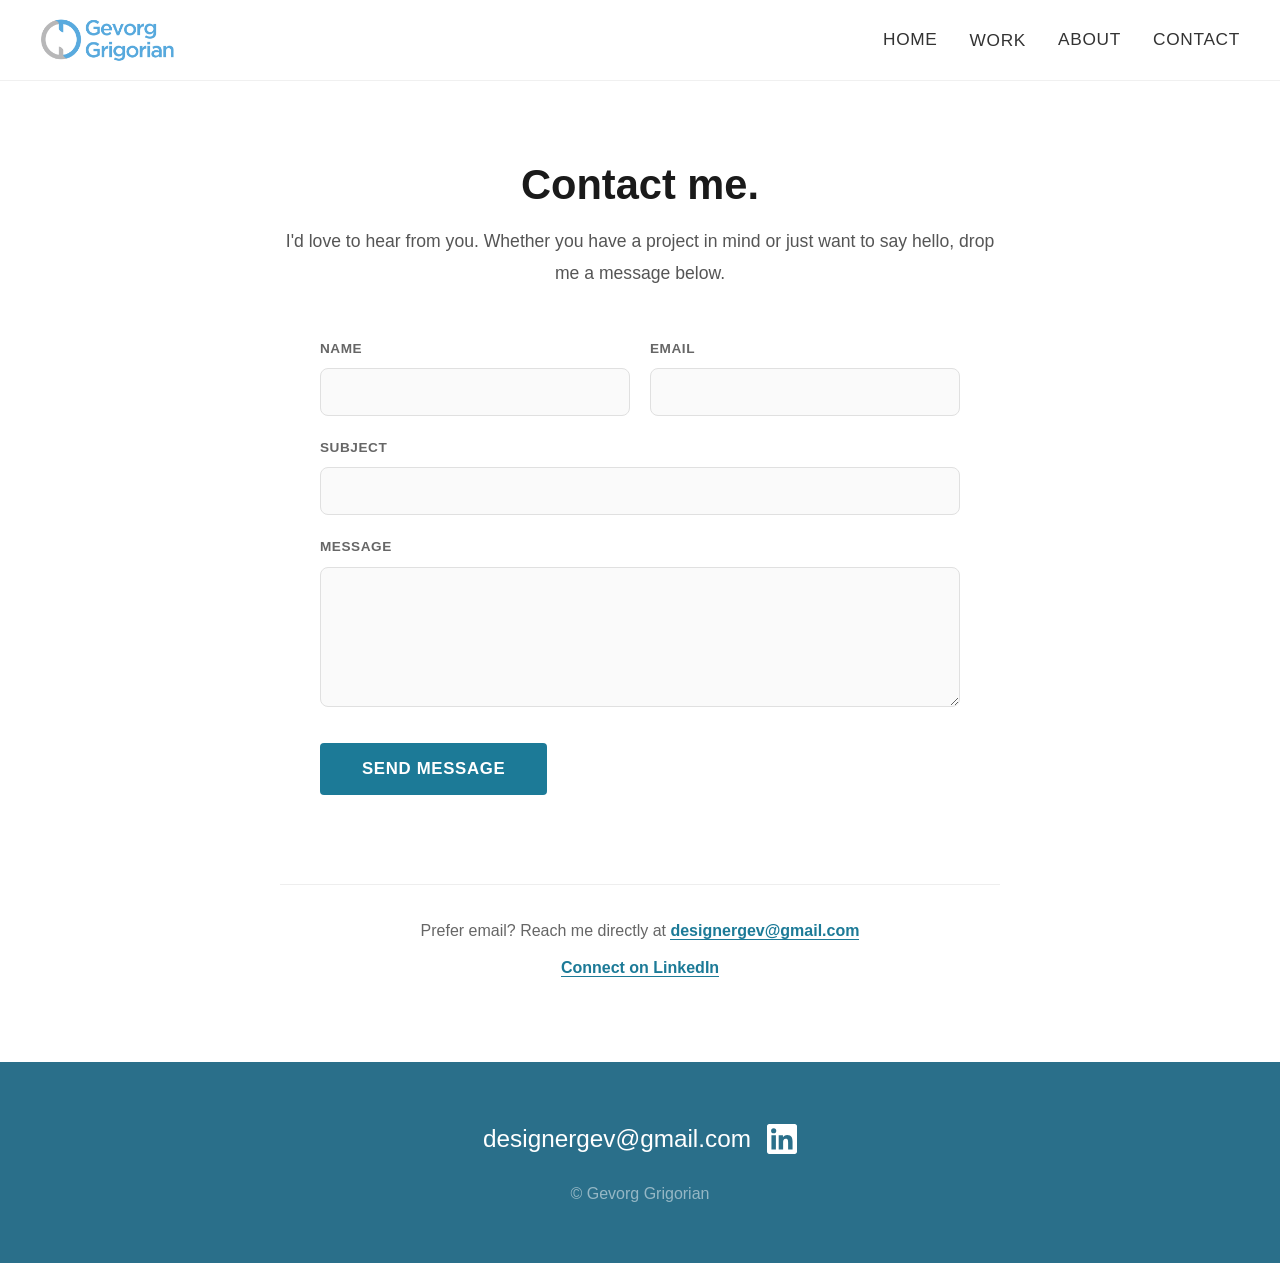
<file: contact.html>
<!DOCTYPE html>
<html lang="en">
<head>
  <meta charset="UTF-8">
  <meta name="viewport" content="width=device-width, initial-scale=1.0">
  <title>Contact — Gev Design</title>
  <link rel="stylesheet" href="style.css">
</head>
<body>

  <!-- Navigation -->
  <nav class="site-nav">
    <div class="nav-inner">
      <a href="index.html" class="nav-logo">
        <img src="gevorg-grigorian-logo2.webp" alt="Gev Design">
      </a>
      <ul class="nav-links" id="navLinks">
        <li><a href="index.html">Home</a></li>
        <li class="dropdown-parent">
          <button class="nav-dropdown-toggle">Work</button>
          <ul class="nav-dropdown">
            <li><a href="unified-viking.html">Unified Viking Experience</a></li>
            <li><a href="strategic-tactical.html">Strategic Tactical Journey</a></li>
            <li><a href="widget-gallery.html">Nativo Widget Gallery</a></li>
            <li><a href="hilton-microsite.html">Hilton Microsite</a></li>
          </ul>
        </li>
        <li><a href="about.html">About</a></li>
        <li><a href="contact.html">Contact</a></li>
      </ul>
      <button class="nav-hamburger" id="navHamburger" aria-label="Toggle menu">
        <span></span><span></span><span></span>
      </button>
    </div>
  </nav>

  <!-- Contact Section -->
  <section class="contact-section">
    <h1>Contact me.</h1>
    <p>I'd love to hear from you. Whether you have a project in mind or just want to say hello, drop me a message below.</p>

    <form class="contact-form" id="contactForm" action="https://formspree.io/f/YOUR_FORM_ID" method="POST">
      <div class="form-row">
        <div class="form-field">
          <label for="name">Name</label>
          <input type="text" id="name" name="name" required>
        </div>
        <div class="form-field">
          <label for="email">Email</label>
          <input type="email" id="email" name="email" required>
        </div>
      </div>

      <div class="form-field">
        <label for="subject">Subject</label>
        <input type="text" id="subject" name="subject">
      </div>

      <div class="form-field">
        <label for="message">Message</label>
        <textarea id="message" name="message" rows="6" required></textarea>
      </div>

      <!-- Honeypot field: hidden from humans, catches bots -->
      <div class="form-hp" aria-hidden="true">
        <label for="company">Company (leave this empty)</label>
        <input type="text" id="company" name="_gotcha" tabindex="-1" autocomplete="off">
      </div>

      <button type="submit" class="btn-primary btn-blue">Send Message</button>

      <p class="form-status" id="formStatus"></p>
    </form>

    <div class="contact-alt">
      <p>Prefer email? Reach me directly at <a href="mailto:designergev&#64;gmail.com" class="contact-email-link">designergev&#64;gmail.com</a></p>
      <p><a href="https://www.linkedin.com/in/designergev/" target="_blank" rel="noopener" class="contact-email-link">Connect on LinkedIn</a></p>
    </div>
  </section>

  <!-- Footer -->
  <footer class="site-footer">
    <div class="footer-inner">
      <div class="footer-contact">
        <a href="mailto:designergev&#64;gmail.com">designergev&#64;gmail.com</a>
        <a href="https://www.linkedin.com/in/designergev/" target="_blank" rel="noopener" class="footer-linkedin" aria-label="LinkedIn">
          <svg xmlns="http://www.w3.org/2000/svg" width="20" height="20" viewBox="0 0 24 24" fill="currentColor"><path d="M20.447 20.452h-3.554v-5.569c0-1.328-.027-3.037-1.852-3.037-1.853 0-2.136 1.445-2.136 2.939v5.667H9.351V9h3.414v1.561h.046c.477-.9 1.637-1.85 3.37-1.85 3.601 0 4.267 2.37 4.267 5.455v6.286zM5.337 7.433a2.062 2.062 0 01-2.063-2.065 2.064 2.064 0 112.063 2.065zm1.782 13.019H3.555V9h3.564v11.452zM22.225 0H1.771C.792 0 0 .774 0 1.729v20.542C0 23.227.792 24 1.771 24h20.451C23.2 24 24 23.227 24 22.271V1.729C24 .774 23.2 0 22.222 0h.003z"/></svg>
        </a>
      </div>
      <div class="footer-copyright">&copy; Gevorg Grigorian</div>
    </div>
  </footer>

  <script src="main.js"></script>
  <script>
    (function() {
      const form = document.getElementById('contactForm');
      const status = document.getElementById('formStatus');
      if (!form) return;
      const renderedAt = Date.now();
      form.addEventListener('submit', async function(e) {
        e.preventDefault();
        if (form.querySelector('[name="_gotcha"]').value !== '') { return; }
        if (Date.now() - renderedAt < 3000) {
          status.textContent = 'Please take a moment before submitting.';
          status.className = 'form-status form-status--error';
          return;
        }
        status.textContent = 'Sending...';
        status.className = 'form-status form-status--pending';
        try {
          const response = await fetch(form.action, {
            method: 'POST',
            body: new FormData(form),
            headers: { 'Accept': 'application/json' }
          });
          if (response.ok) {
            form.reset();
            status.textContent = 'Thanks! Your message has been sent. I will get back to you soon.';
            status.className = 'form-status form-status--success';
          } else {
            status.textContent = 'Something went wrong. Please email me directly at designergev@gmail.com.';
            status.className = 'form-status form-status--error';
          }
        } catch (err) {
          status.textContent = 'Something went wrong. Please email me directly at designergev@gmail.com.';
          status.className = 'form-status form-status--error';
        }
      });
    })();
  </script>

</body>
</html>
</file>
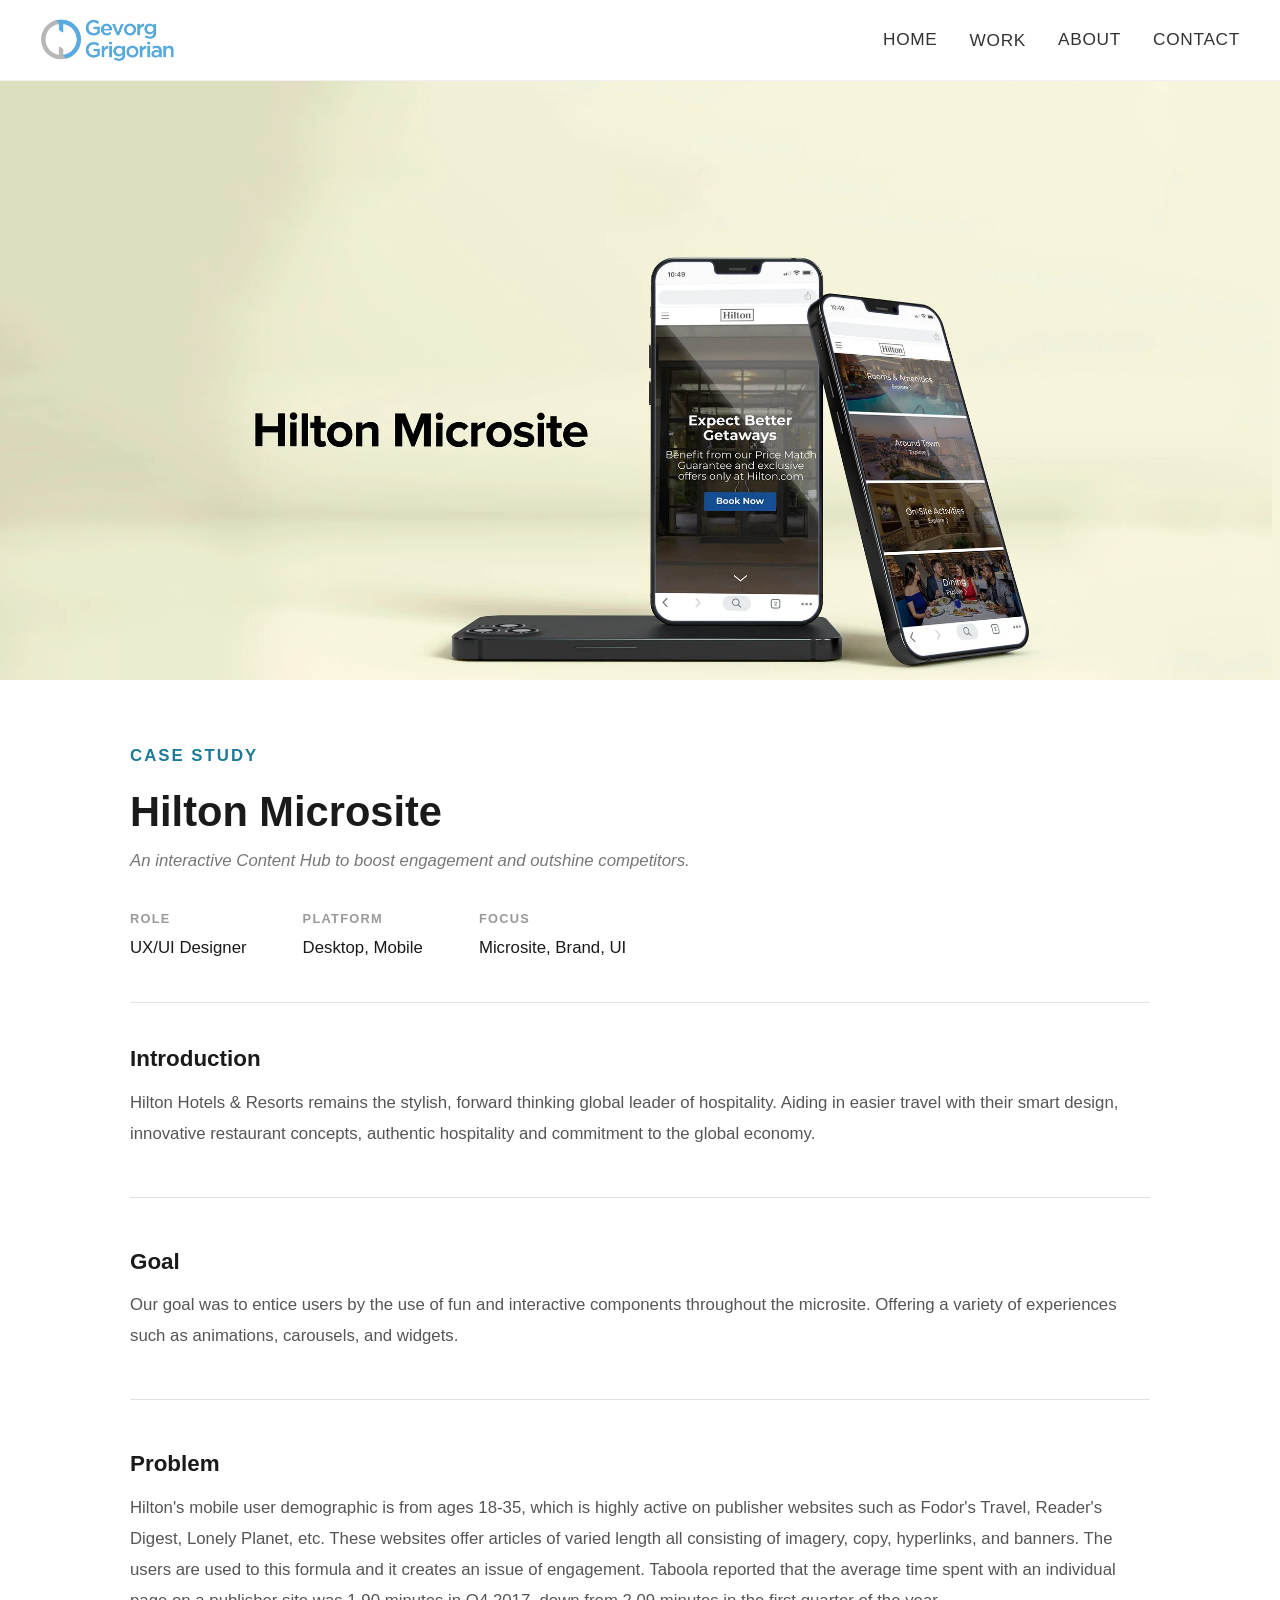
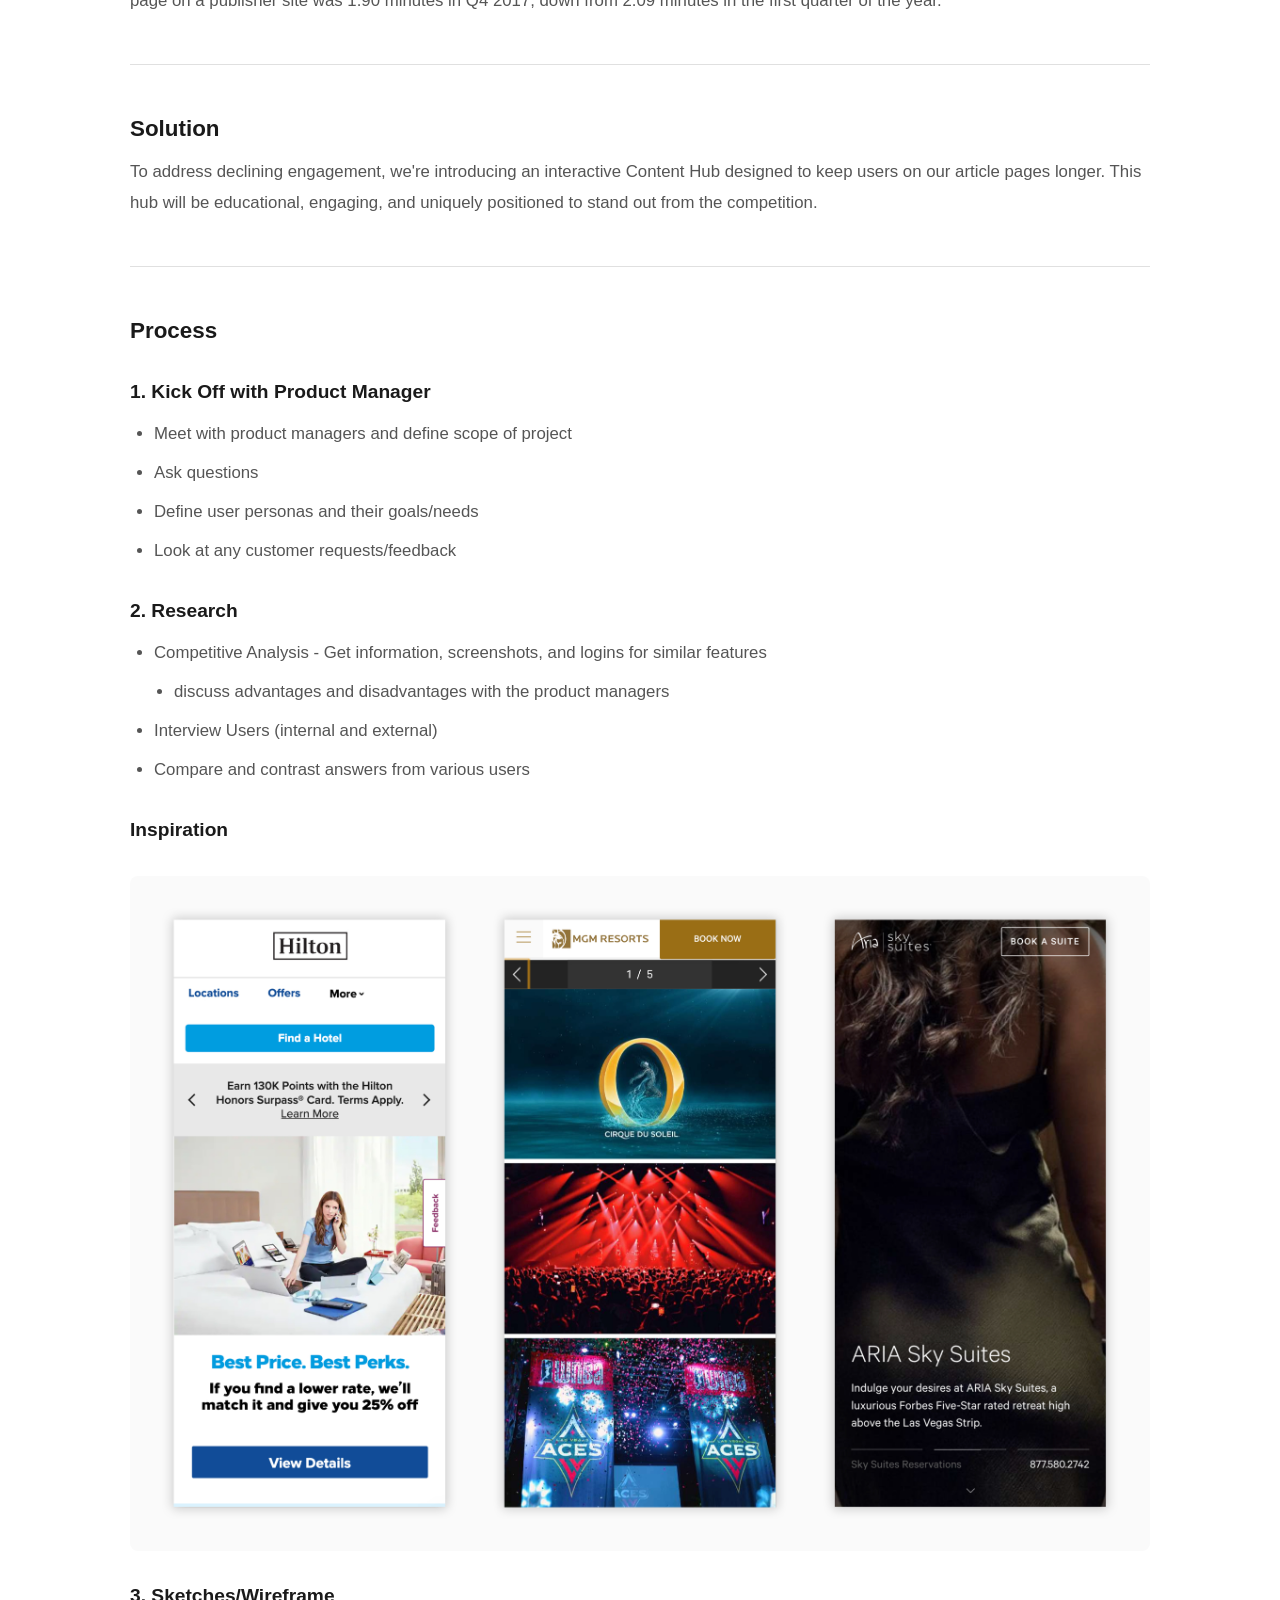
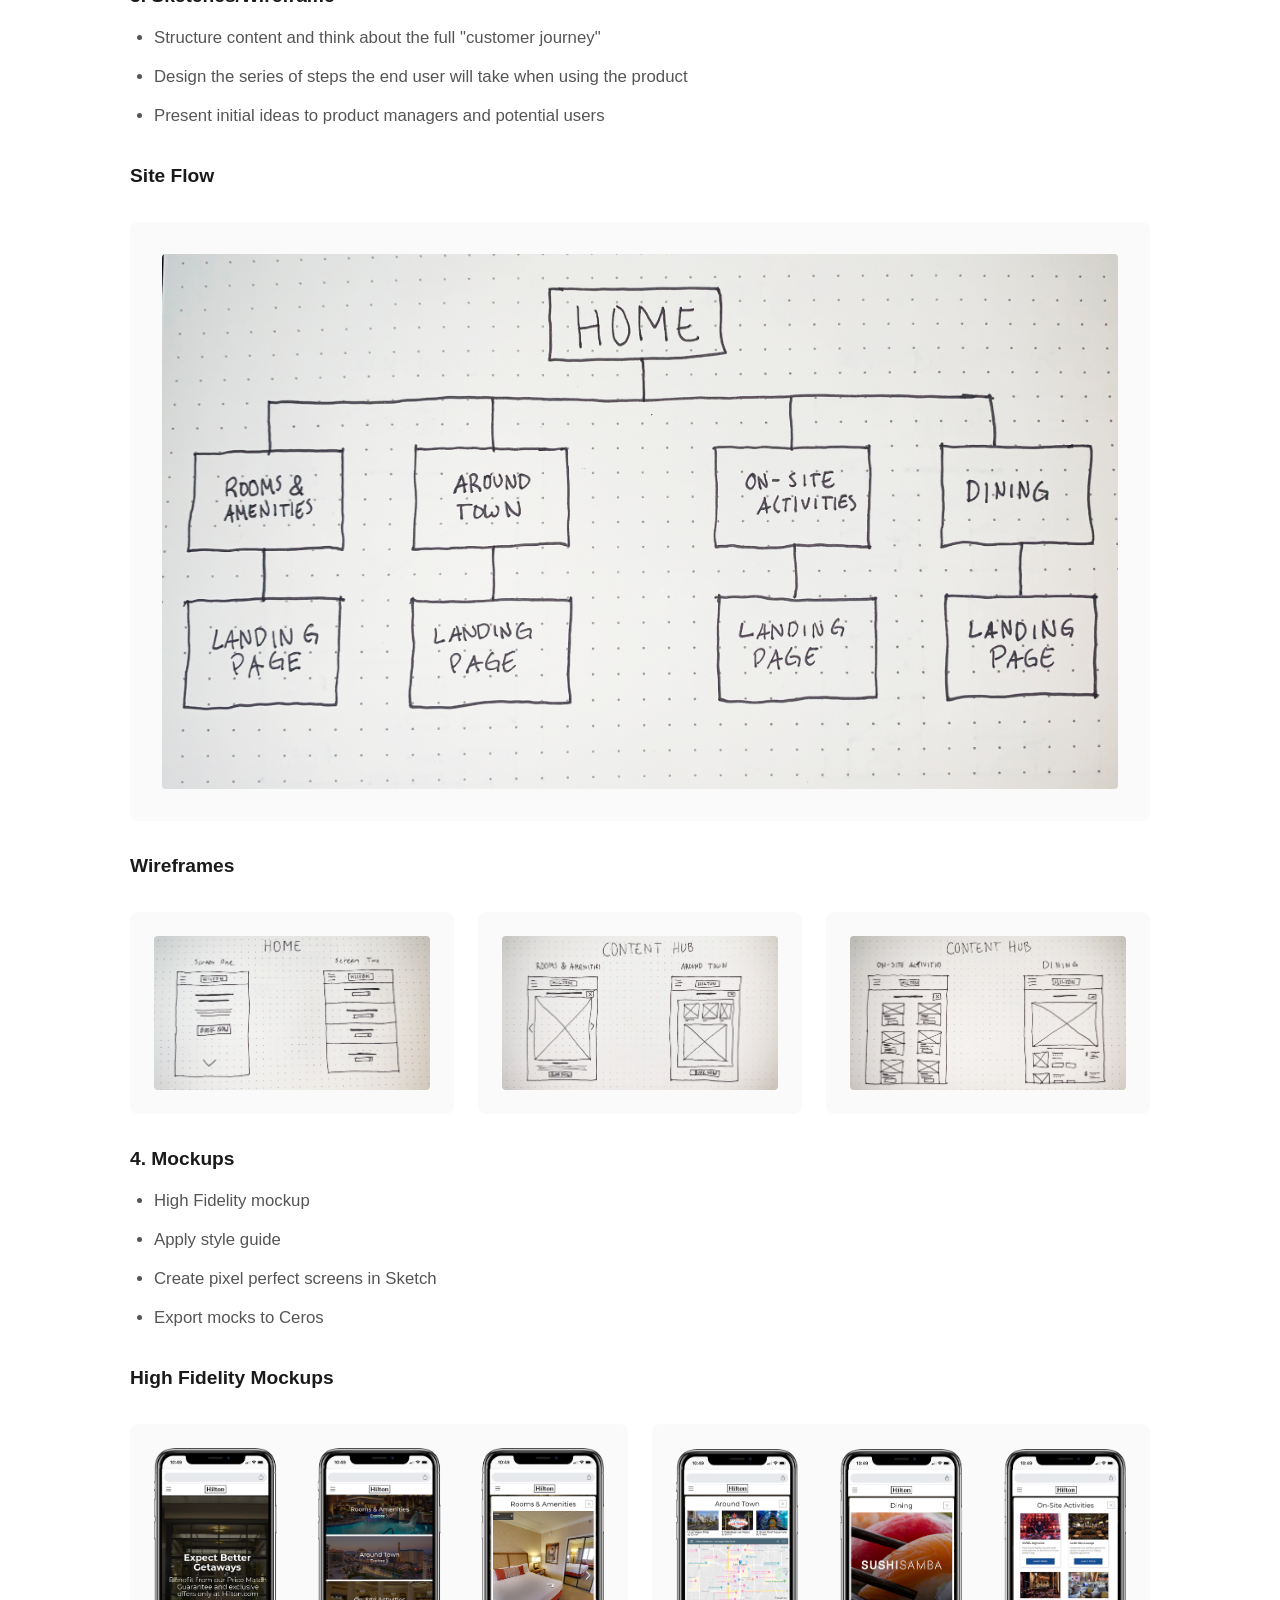
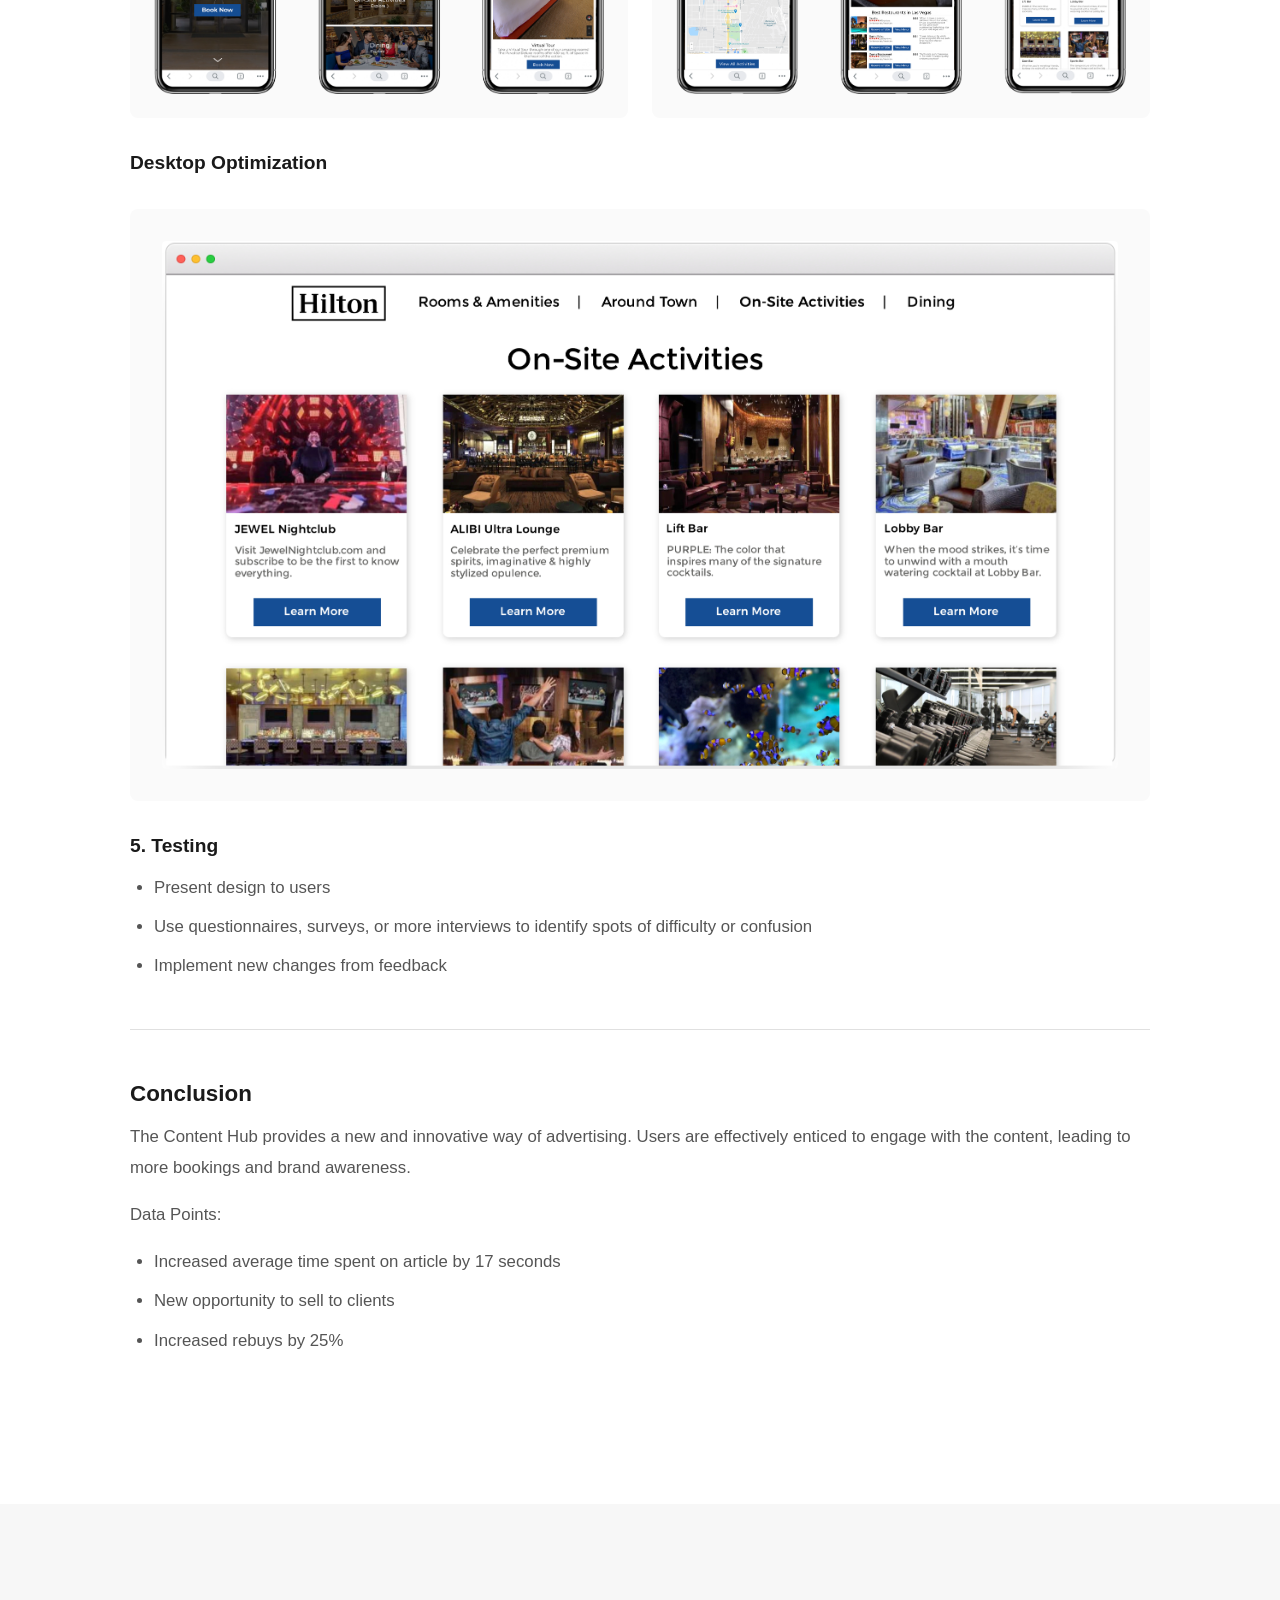
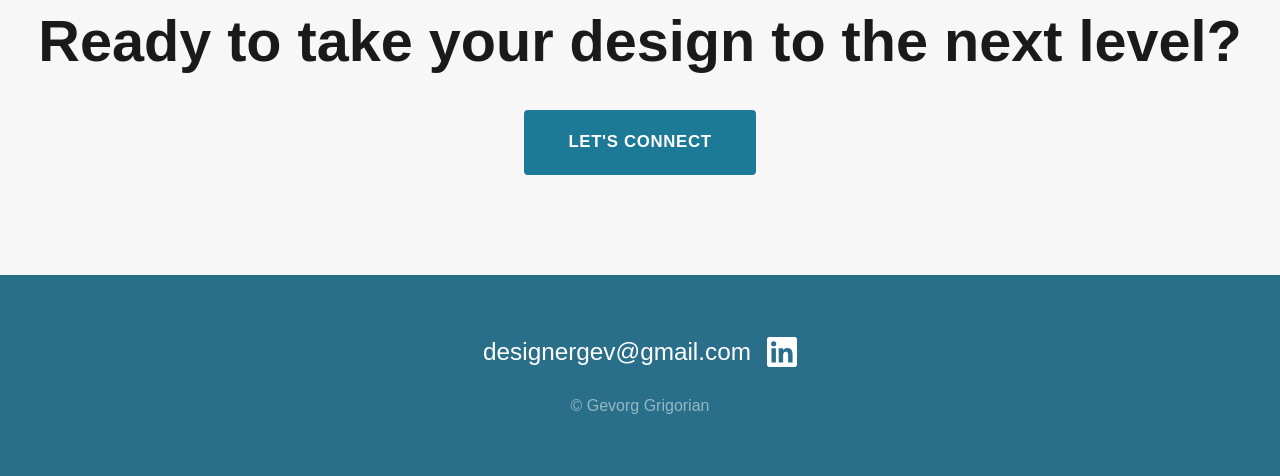
<file: hilton-microsite.html>
<!DOCTYPE html>
<html lang="en">
<head>
  <meta charset="UTF-8">
  <meta name="viewport" content="width=device-width, initial-scale=1.0">
  <title>Hilton Microsite — Gev Design</title>
  <link rel="stylesheet" href="style.css">
</head>
<body>

  <!-- Navigation -->
  <nav class="site-nav">
    <div class="nav-inner">
      <a href="index.html" class="nav-logo">
        <img src="gevorg-grigorian-logo2.webp" alt="Gev Design">
      </a>
      <ul class="nav-links" id="navLinks">
        <li><a href="index.html">Home</a></li>
        <li class="dropdown-parent">
          <button class="nav-dropdown-toggle">Work</button>
          <ul class="nav-dropdown">
            <li><a href="unified-viking.html">Unified Viking Experience</a></li>
            <li><a href="strategic-tactical.html">Strategic Tactical Journey</a></li>
            <li><a href="widget-gallery.html">Nativo Widget Gallery</a></li>
            <li><a href="hilton-microsite.html">Hilton Microsite</a></li>
          </ul>
        </li>
        <li><a href="about.html">About</a></li>
        <li><a href="contact.html">Contact</a></li>
      </ul>
      <button class="nav-hamburger" id="navHamburger" aria-label="Toggle menu">
        <span></span><span></span><span></span>
      </button>
    </div>
  </nav>

  <!-- Hero Image -->
  <div class="case-hero case-hero--hilton">
    <img src="hero-large.webp" alt="Hilton Microsite">
  </div>

  <!-- Content -->
  <div class="case-content">
    <p class="case-eyebrow">Case Study</p>
    <h1>Hilton Microsite</h1>
    <p class="case-subtitle">An interactive Content Hub to boost engagement and outshine competitors.</p>

    <div class="case-meta">
      <div class="case-meta-item">
        <span class="case-meta-label">Role</span>
        <span class="case-meta-value">UX/UI Designer</span>
      </div>
      <div class="case-meta-item">
        <span class="case-meta-label">Platform</span>
        <span class="case-meta-value">Desktop, Mobile</span>
      </div>
      <div class="case-meta-item">
        <span class="case-meta-label">Focus</span>
        <span class="case-meta-value">Microsite, Brand, UI</span>
      </div>
    </div>

    <h3>Introduction</h3>
    <p>Hilton Hotels &amp; Resorts remains the stylish, forward thinking global leader of hospitality. Aiding in easier travel with their smart design, innovative restaurant concepts, authentic hospitality and commitment to the global economy.</p>

    <hr>

    <h3>Goal</h3>
    <p>Our goal was to entice users by the use of fun and interactive components throughout the microsite. Offering a variety of experiences such as animations, carousels, and widgets.</p>

    <hr>

    <h3>Problem</h3>
    <p>Hilton's mobile user demographic is from ages 18-35, which is highly active on publisher websites such as Fodor's Travel, Reader's Digest, Lonely Planet, etc. These websites offer articles of varied length all consisting of imagery, copy, hyperlinks, and banners. The users are used to this formula and it creates an issue of engagement. Taboola reported that the average time spent with an individual page on a publisher site was 1.90 minutes in Q4 2017, down from 2.09 minutes in the first quarter of the year.</p>

    <hr>

    <h3>Solution</h3>
    <p>To address declining engagement, we're introducing an interactive Content Hub designed to keep users on our article pages longer. This hub will be educational, engaging, and uniquely positioned to stand out from the competition.</p>

    <hr>

    <h3>Process</h3>

    <h4>1. Kick Off with Product Manager</h4>
    <ul>
      <li>Meet with product managers and define scope of project</li>
      <li>Ask questions</li>
      <li>Define user personas and their goals/needs</li>
      <li>Look at any customer requests/feedback</li>
    </ul>

    <h4>2. Research</h4>
    <ul>
      <li>Competitive Analysis - Get information, screenshots, and logins for similar features
        <ul style="margin:8px 0 8px 20px;list-style:disc;">
          <li>discuss advantages and disadvantages with the product managers</li>
        </ul>
      </li>
      <li>Interview Users (internal and external)</li>
      <li>Compare and contrast answers from various users</li>
    </ul>

    <h4>Inspiration</h4>
    <div class="case-image-block">
      <img src="inspiration.webp" alt="Inspiration">
    </div>

    <h4>3. Sketches/Wireframe</h4>
    <ul>
      <li>Structure content and think about the full "customer journey"</li>
      <li>Design the series of steps the end user will take when using the product</li>
      <li>Present initial ideas to product managers and potential users</li>
    </ul>

    <h4>Site Flow</h4>
    <div class="case-image-block">
      <img src="site-flow.webp" alt="Site flow">
    </div>

    <h4>Wireframes</h4>
    <div class="image-row--three">
      <div class="image-col">
        <div class="image-block">
          <img src="hilton-1.webp" alt="Wireframe 1">
        </div>
      </div>
      <div class="image-col">
        <div class="image-block">
          <img src="hilton-2.webp" alt="Wireframe 2">
        </div>
      </div>
      <div class="image-col">
        <div class="image-block">
          <img src="hilton-3.webp" alt="Wireframe 3">
        </div>
      </div>
    </div>

    <h4>4. Mockups</h4>
    <ul>
      <li>High Fidelity mockup</li>
      <li>Apply style guide</li>
      <li>Create pixel perfect screens in Sketch</li>
      <li>Export mocks to Ceros</li>
    </ul>

    <h4>High Fidelity Mockups</h4>
    <div class="image-row">
      <div class="image-col">
        <div class="image-block">
          <img src="home.webp" alt="Home mockup">
        </div>
      </div>
      <div class="image-col">
        <div class="image-block">
          <img src="onsite.webp" alt="Onsite mockup">
        </div>
      </div>
    </div>

    <h4>Desktop Optimization</h4>
    <div class="case-image-block">
      <img src="desktop.webp" alt="Desktop optimization">
    </div>

    <h4>5. Testing</h4>
    <ul>
      <li>Present design to users</li>
      <li>Use questionnaires, surveys, or more interviews to identify spots of difficulty or confusion</li>
      <li>Implement new changes from feedback</li>
    </ul>

    <hr>

    <h3>Conclusion</h3>
    <p>The Content Hub provides a new and innovative way of advertising. Users are effectively enticed to engage with the content, leading to more bookings and brand awareness.</p>

    <p>Data Points:</p>
    <ul>
      <li>Increased average time spent on article by 17 seconds</li>
      <li>New opportunity to sell to clients</li>
      <li>Increased rebuys by 25%</li>
    </ul>

  </div>

  <!-- CTA -->
  <section class="bottom-cta">
    <h2>Ready to take your design to the <strong>next level</strong>?</h2>
    <a href="contact.html" class="btn-primary btn-blue">Let's Connect</a>
  </section>

  <!-- Footer -->
  <footer class="site-footer">
    <div class="footer-inner">
      <div class="footer-contact">
        <a href="mailto:designergev&#64;gmail.com">designergev&#64;gmail.com</a>
        <a href="https://www.linkedin.com/in/designergev/" target="_blank" rel="noopener" class="footer-linkedin" aria-label="LinkedIn">
          <svg xmlns="http://www.w3.org/2000/svg" width="20" height="20" viewBox="0 0 24 24" fill="currentColor"><path d="M20.447 20.452h-3.554v-5.569c0-1.328-.027-3.037-1.852-3.037-1.853 0-2.136 1.445-2.136 2.939v5.667H9.351V9h3.414v1.561h.046c.477-.9 1.637-1.85 3.37-1.85 3.601 0 4.267 2.37 4.267 5.455v6.286zM5.337 7.433a2.062 2.062 0 01-2.063-2.065 2.064 2.064 0 112.063 2.065zm1.782 13.019H3.555V9h3.564v11.452zM22.225 0H1.771C.792 0 0 .774 0 1.729v20.542C0 23.227.792 24 1.771 24h20.451C23.2 24 24 23.227 24 22.271V1.729C24 .774 23.2 0 22.222 0h.003z"/></svg>
        </a>
      </div>
      <div class="footer-copyright">&copy; Gevorg Grigorian</div>
    </div>
  </footer>

  <script src="main.js"></script>

</body>
</html>
</file>
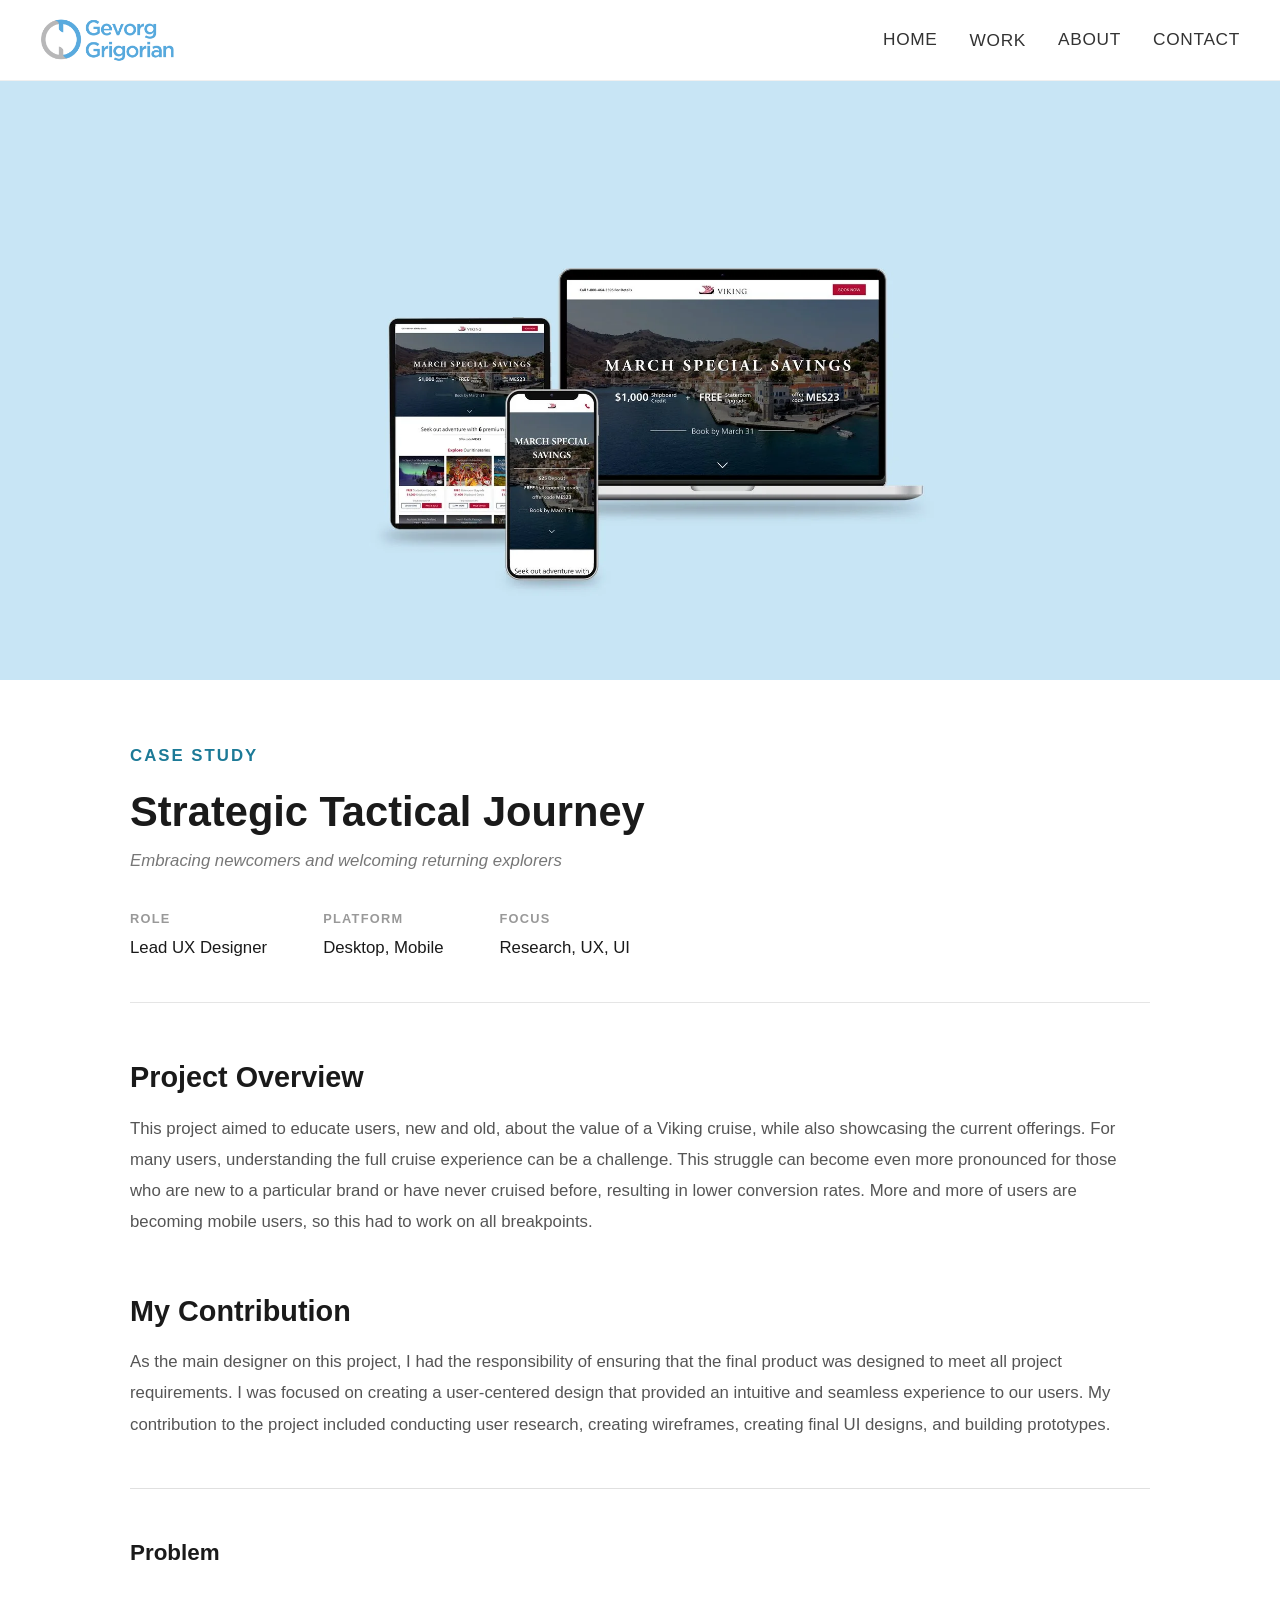
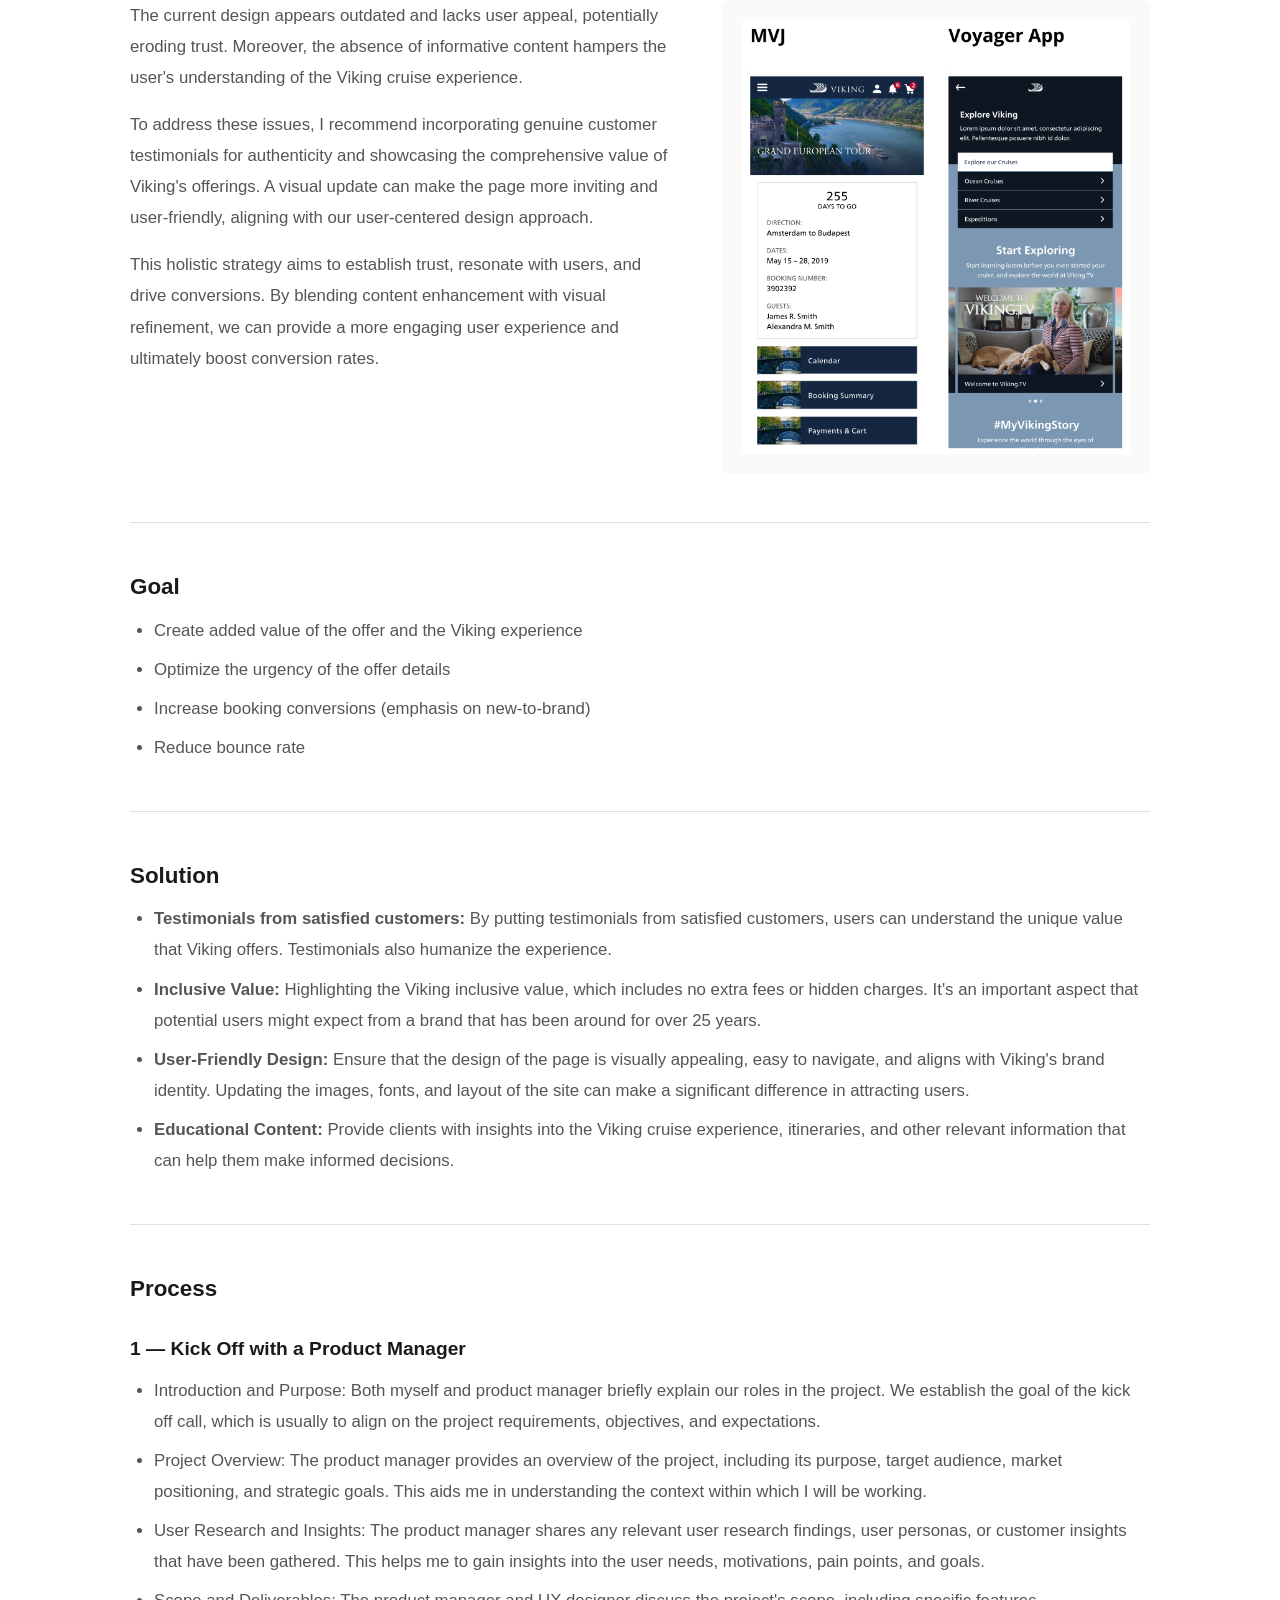
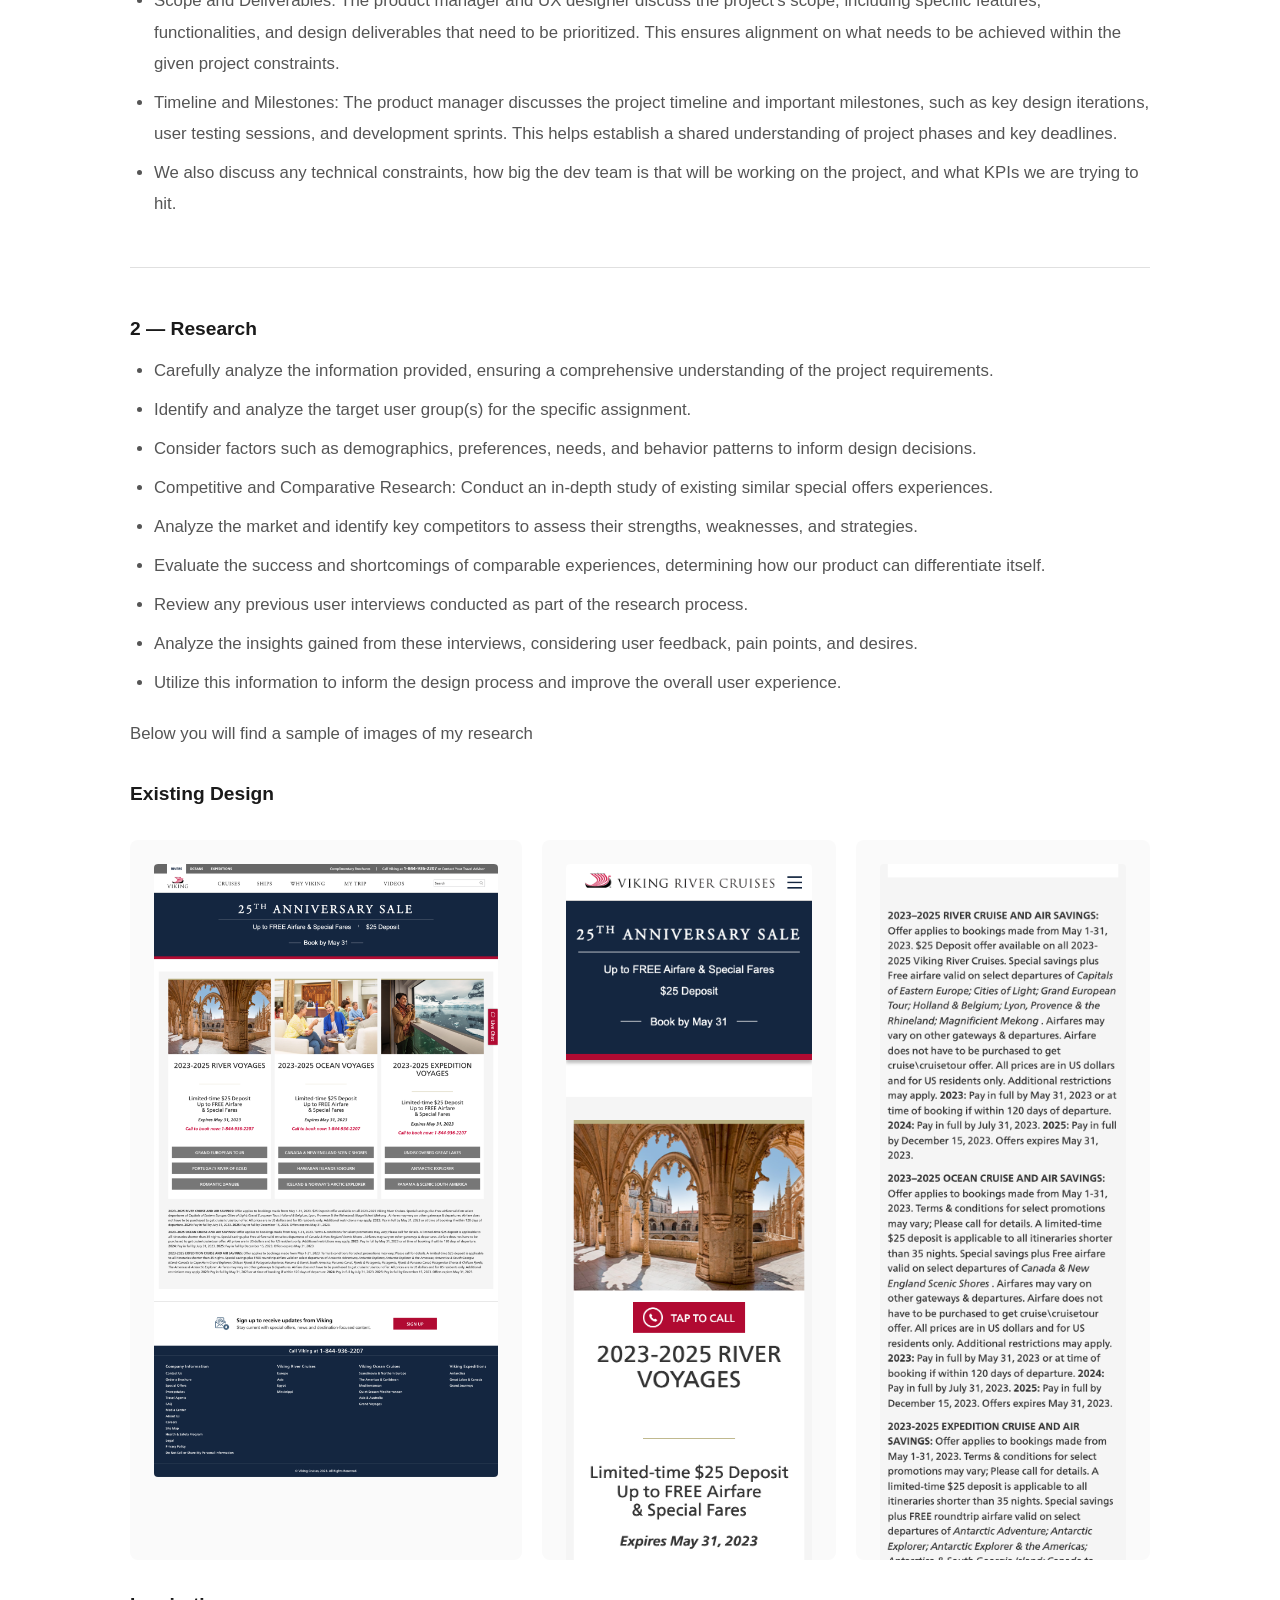
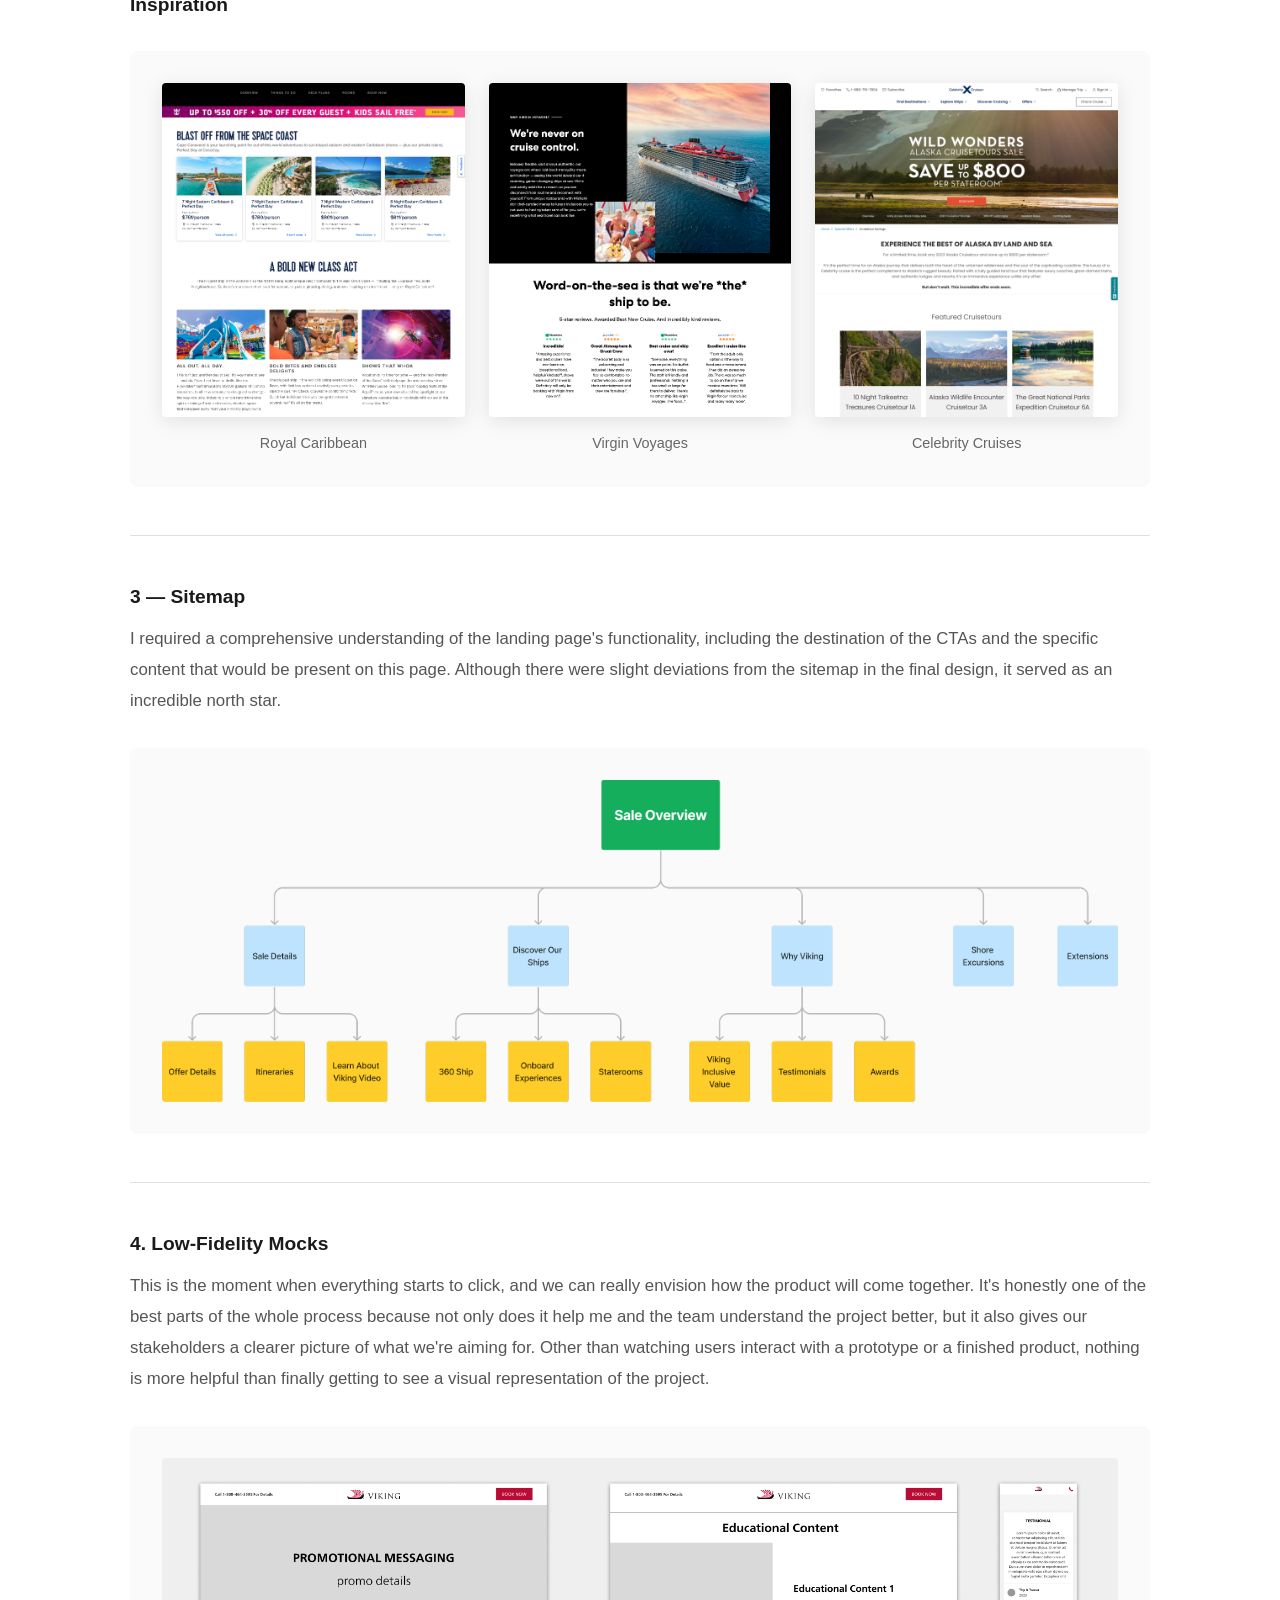
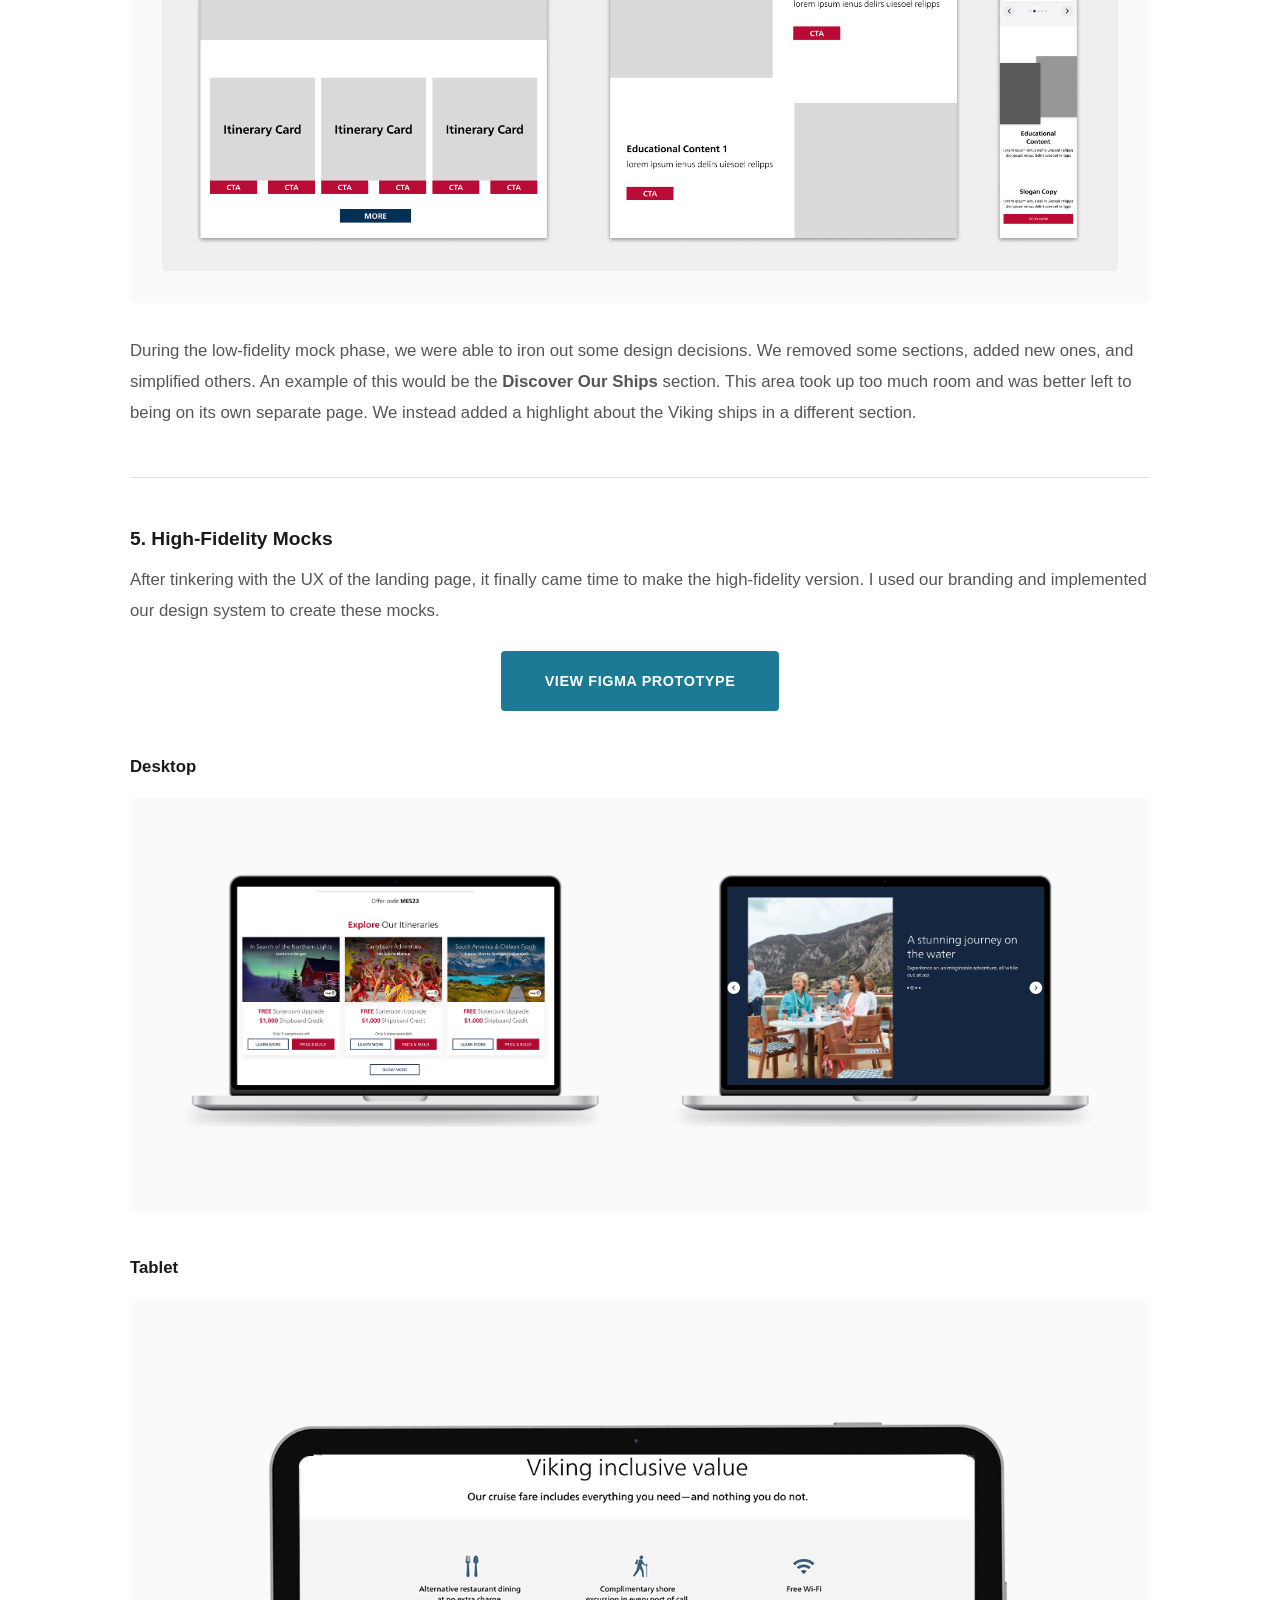
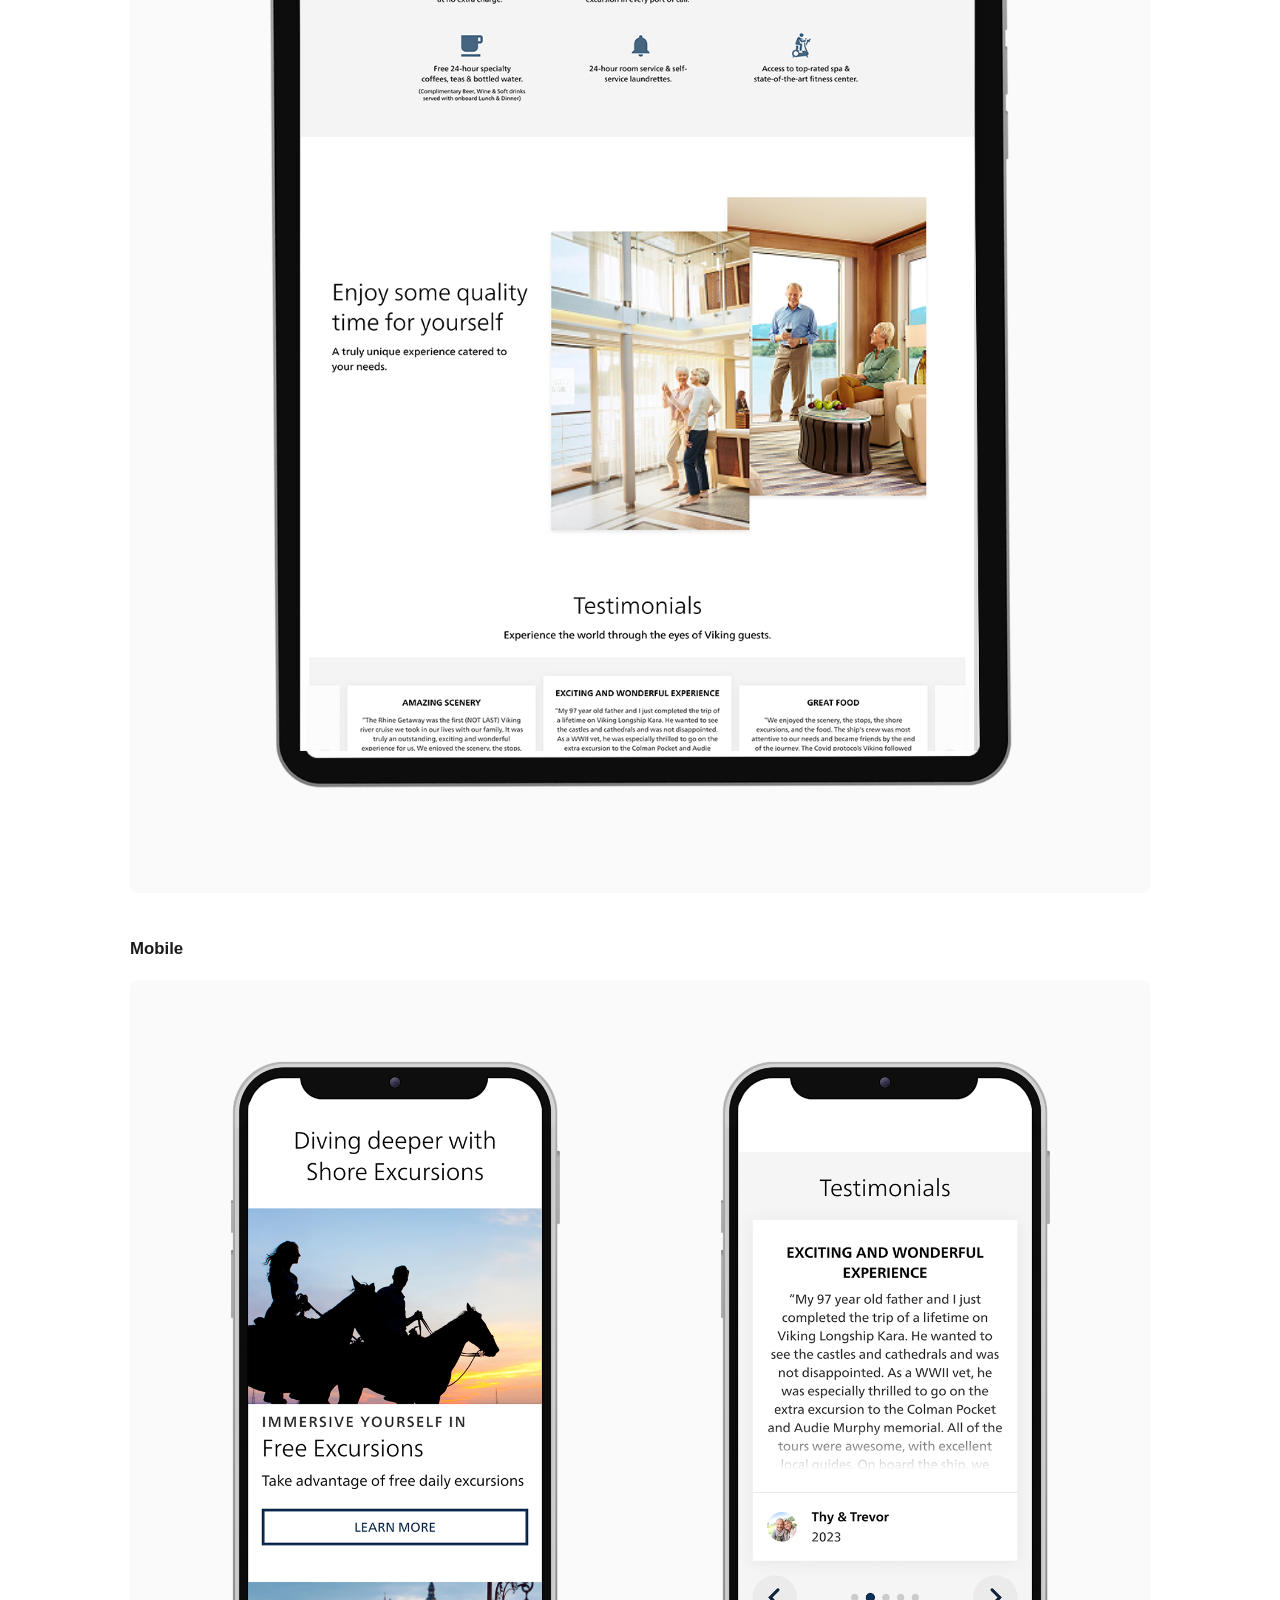
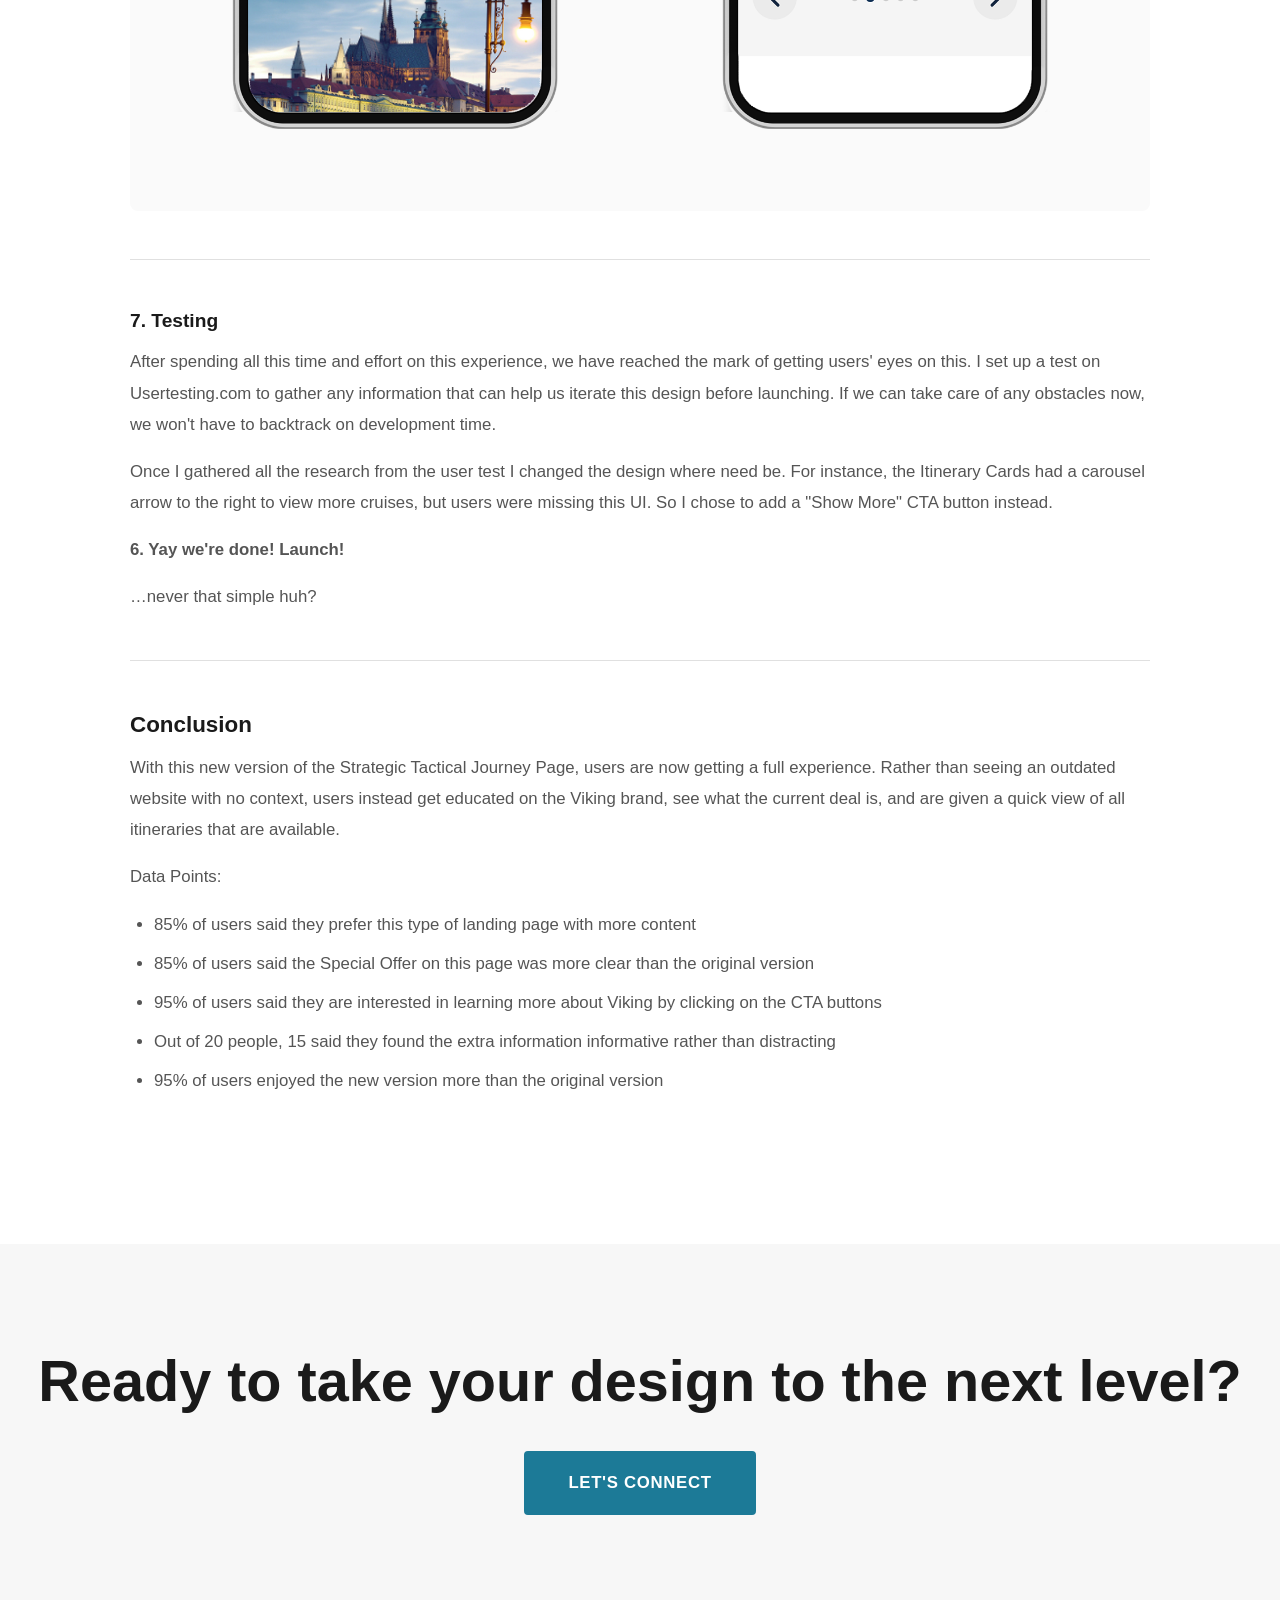
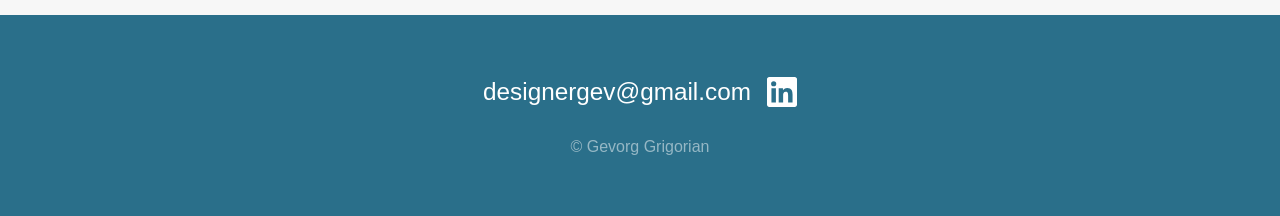
<file: strategic-tactical.html>
<!DOCTYPE html>
<html lang="en">
<head>
  <meta charset="UTF-8">
  <meta name="viewport" content="width=device-width, initial-scale=1.0">
  <title>Strategic Tactical Journey — Gev Design</title>
  <link rel="stylesheet" href="style.css">
</head>
<body>

  <!-- Navigation -->
  <nav class="site-nav">
    <div class="nav-inner">
      <a href="index.html" class="nav-logo">
        <img src="gevorg-grigorian-logo2.webp" alt="Gev Design">
      </a>
      <ul class="nav-links" id="navLinks">
        <li><a href="index.html">Home</a></li>
        <li class="dropdown-parent">
          <button class="nav-dropdown-toggle">Work</button>
          <ul class="nav-dropdown">
            <li><a href="unified-viking.html">Unified Viking Experience</a></li>
            <li><a href="strategic-tactical.html">Strategic Tactical Journey</a></li>
            <li><a href="widget-gallery.html">Nativo Widget Gallery</a></li>
            <li><a href="hilton-microsite.html">Hilton Microsite</a></li>
          </ul>
        </li>
        <li><a href="about.html">About</a></li>
        <li><a href="contact.html">Contact</a></li>
      </ul>
      <button class="nav-hamburger" id="navHamburger" aria-label="Toggle menu">
        <span></span><span></span><span></span>
      </button>
    </div>
  </nav>

  <!-- Hero Image -->
  <div class="case-hero case-hero--strategic">
    <img src="hero-main-lg2.webp" alt="Strategic Tactical Journey">
  </div>

  <!-- Content -->
  <div class="case-content">
    <p class="case-eyebrow">Case Study</p>
    <h1>Strategic Tactical Journey</h1>
    <p class="case-subtitle">Embracing newcomers and welcoming returning explorers</p>

    <div class="case-meta">
      <div class="case-meta-item">
        <span class="case-meta-label">Role</span>
        <span class="case-meta-value">Lead UX Designer</span>
      </div>
      <div class="case-meta-item">
        <span class="case-meta-label">Platform</span>
        <span class="case-meta-value">Desktop, Mobile</span>
      </div>
      <div class="case-meta-item">
        <span class="case-meta-label">Focus</span>
        <span class="case-meta-value">Research, UX, UI</span>
      </div>
    </div>

    <h2>Project Overview</h2>
    <p>This project aimed to educate users, new and old, about the value of a Viking cruise, while also showcasing the current offerings. For many users, understanding the full cruise experience can be a challenge. This struggle can become even more pronounced for those who are new to a particular brand or have never cruised before, resulting in lower conversion rates. More and more of users are becoming mobile users, so this had to work on all breakpoints.</p>

    <h2>My Contribution</h2>
    <p>As the main designer on this project, I had the responsibility of ensuring that the final product was designed to meet all project requirements. I was focused on creating a user-centered design that provided an intuitive and seamless experience to our users. My contribution to the project included conducting user research, creating wireframes, creating final UI designs, and building prototypes.</p>

    <hr>

    <h3>Problem</h3>
    <div class="problem-row">
      <div class="problem-text">
        <p>The current design appears outdated and lacks user appeal, potentially eroding trust. Moreover, the absence of informative content hampers the user's understanding of the Viking cruise experience.</p>
        <p>To address these issues, I recommend incorporating genuine customer testimonials for authenticity and showcasing the comprehensive value of Viking's offerings. A visual update can make the page more inviting and user-friendly, aligning with our user-centered design approach.</p>
        <p>This holistic strategy aims to establish trust, resonate with users, and drive conversions. By blending content enhancement with visual refinement, we can provide a more engaging user experience and ultimately boost conversion rates.</p>
      </div>
      <div class="problem-image">
        <img src="problem-strategic.webp" alt="Problem analysis">
      </div>
    </div>

    <hr>

    <h3>Goal</h3>
    <ul>
      <li>Create added value of the offer and the Viking experience</li>
      <li>Optimize the urgency of the offer details</li>
      <li>Increase booking conversions (emphasis on new-to-brand)</li>
      <li>Reduce bounce rate</li>
    </ul>

    <hr>

    <h3>Solution</h3>
    <ul>
      <li><strong>Testimonials from satisfied customers:</strong> By putting testimonials from satisfied customers, users can understand the unique value that Viking offers. Testimonials also humanize the experience.</li>
      <li><strong>Inclusive Value:</strong> Highlighting the Viking inclusive value, which includes no extra fees or hidden charges. It's an important aspect that potential users might expect from a brand that has been around for over 25 years.</li>
      <li><strong>User-Friendly Design:</strong> Ensure that the design of the page is visually appealing, easy to navigate, and aligns with Viking's brand identity. Updating the images, fonts, and layout of the site can make a significant difference in attracting users.</li>
      <li><strong>Educational Content:</strong> Provide clients with insights into the Viking cruise experience, itineraries, and other relevant information that can help them make informed decisions.</li>
    </ul>

    <hr>

    <h3>Process</h3>

    <h4>1 — Kick Off with a Product Manager</h4>
    <ul>
      <li>Introduction and Purpose: Both myself and product manager briefly explain our roles in the project. We establish the goal of the kick off call, which is usually to align on the project requirements, objectives, and expectations.</li>
      <li>Project Overview: The product manager provides an overview of the project, including its purpose, target audience, market positioning, and strategic goals. This aids me in understanding the context within which I will be working.</li>
      <li>User Research and Insights: The product manager shares any relevant user research findings, user personas, or customer insights that have been gathered. This helps me to gain insights into the user needs, motivations, pain points, and goals.</li>
      <li>Scope and Deliverables: The product manager and UX designer discuss the project's scope, including specific features, functionalities, and design deliverables that need to be prioritized. This ensures alignment on what needs to be achieved within the given project constraints.</li>
      <li>Timeline and Milestones: The product manager discusses the project timeline and important milestones, such as key design iterations, user testing sessions, and development sprints. This helps establish a shared understanding of project phases and key deadlines.</li>
      <li>We also discuss any technical constraints, how big the dev team is that will be working on the project, and what KPIs we are trying to hit.</li>
    </ul>

    <hr>

    <h4>2 — Research</h4>
    <ul>
      <li>Carefully analyze the information provided, ensuring a comprehensive understanding of the project requirements.</li>
      <li>Identify and analyze the target user group(s) for the specific assignment.</li>
      <li>Consider factors such as demographics, preferences, needs, and behavior patterns to inform design decisions.</li>
      <li>Competitive and Comparative Research: Conduct an in-depth study of existing similar special offers experiences.</li>
      <li>Analyze the market and identify key competitors to assess their strengths, weaknesses, and strategies.</li>
      <li>Evaluate the success and shortcomings of comparable experiences, determining how our product can differentiate itself.</li>
      <li>Review any previous user interviews conducted as part of the research process.</li>
      <li>Analyze the insights gained from these interviews, considering user feedback, pain points, and desires.</li>
      <li>Utilize this information to inform the design process and improve the overall user experience.</li>
    </ul>

    <p>Below you will find a sample of images of my research</p>

    <h4>Existing Design</h4>

    <!-- Desktop + Mobile side by side with equal heights -->
    <div class="existing-designs-row">
      <div class="design-block design-block--desktop">
        <img src="www.vikingrivercruises.com-promotions-1.webp" alt="Existing desktop design">
      </div>
      <div class="design-block design-block--mobile">
        <img src="mobile1.webp" alt="Mobile screen 1">
      </div>
      <div class="design-block design-block--mobile">
        <img src="mobile2.webp" alt="Mobile screen 2">
      </div>
    </div>

    <h4>Inspiration</h4>
    <div class="inspiration-row">
      <figure class="inspiration-item">
        <img src="royalcarribean.webp" alt="Royal Caribbean">
        <figcaption>Royal Caribbean</figcaption>
      </figure>
      <figure class="inspiration-item">
        <img src="virgin.webp" alt="Virgin Voyages">
        <figcaption>Virgin Voyages</figcaption>
      </figure>
      <figure class="inspiration-item">
        <img src="celebritycruises.webp" alt="Celebrity Cruises">
        <figcaption>Celebrity Cruises</figcaption>
      </figure>
    </div>

    <hr>

    <h4>3 — Sitemap</h4>
    <p>I required a comprehensive understanding of the landing page's functionality, including the destination of the CTAs and the specific content that would be present on this page. Although there were slight deviations from the sitemap in the final design, it served as an incredible north star.</p>

    <div class="case-image-block">
      <img src="sitemap.webp" alt="Sitemap">
    </div>

    <hr>

    <h4>4. Low-Fidelity Mocks</h4>
    <p>This is the moment when everything starts to click, and we can really envision how the product will come together. It's honestly one of the best parts of the whole process because not only does it help me and the team understand the project better, but it also gives our stakeholders a clearer picture of what we're aiming for. Other than watching users interact with a prototype or a finished product, nothing is more helpful than finally getting to see a visual representation of the project.</p>

    <div class="case-image-block">
      <img src="low-fidelity.webp" alt="Low fidelity mocks">
    </div>

    <p>During the low-fidelity mock phase, we were able to iron out some design decisions. We removed some sections, added new ones, and simplified others. An example of this would be the <strong>Discover Our Ships</strong> section. This area took up too much room and was better left to being on its own separate page. We instead added a highlight about the Viking ships in a different section.</p>

    <hr>

    <h4>5. High-Fidelity Mocks</h4>
    <p>After tinkering with the UX of the landing page, it finally came time to make the high-fidelity version. I used our branding and implemented our design system to create these mocks.</p>

    <a href="https://www.figma.com/proto/UpGwe9y38oahwPFeYKNM0L/Special-Offers?node-id=1-1922&page-id=0%3A1&scaling=min-zoom&type=design&viewport=-248%2C644%2C0.13" class="prototype-link" target="_blank" rel="noopener">View Figma Prototype</a>

    <p class="mock-label">Desktop</p>
    <div class="mock-grid mock-grid--two">
      <div class="mock-cell">
        <img src="high-fidelity-2.webp" alt="High fidelity desktop 1">
      </div>
      <div class="mock-cell">
        <img src="high-fidelity-3.webp" alt="High fidelity desktop 2">
      </div>
    </div>

    <p class="mock-label">Tablet</p>
    <div class="mock-grid mock-grid--single">
      <div class="mock-cell">
        <img src="high-fidelity-tablet.webp" alt="Tablet mockup">
      </div>
    </div>

    <p class="mock-label">Mobile</p>
    <div class="mock-grid mock-grid--two">
      <div class="mock-cell">
        <img src="high-fidelity-mobile-1.webp" alt="Mobile mockup 1">
      </div>
      <div class="mock-cell">
        <img src="high-fidelity-mobile-2.webp" alt="Mobile mockup 2">
      </div>
    </div>

    <hr>

    <h4>7. Testing</h4>
    <p>After spending all this time and effort on this experience, we have reached the mark of getting users' eyes on this. I set up a test on Usertesting.com to gather any information that can help us iterate this design before launching. If we can take care of any obstacles now, we won't have to backtrack on development time.</p>
    <p>Once I gathered all the research from the user test I changed the design where need be. For instance, the Itinerary Cards had a carousel arrow to the right to view more cruises, but users were missing this UI. So I chose to add a "Show More" CTA button instead.</p>

    <p><strong>6. Yay we're done! Launch!</strong></p>
    <p>…never that simple huh?</p>

    <hr>

    <h3>Conclusion</h3>
    <p>With this new version of the Strategic Tactical Journey Page, users are now getting a full experience. Rather than seeing an outdated website with no context, users instead get educated on the Viking brand, see what the current deal is, and are given a quick view of all itineraries that are available.</p>

    <p>Data Points:</p>
    <ul>
      <li>85% of users said they prefer this type of landing page with more content</li>
      <li>85% of users said the Special Offer on this page was more clear than the original version</li>
      <li>95% of users said they are interested in learning more about Viking by clicking on the CTA buttons</li>
      <li>Out of 20 people, 15 said they found the extra information informative rather than distracting</li>
      <li>95% of users enjoyed the new version more than the original version</li>
    </ul>

  </div>

  <!-- CTA -->
  <section class="bottom-cta">
    <h2>Ready to take your design to the <strong>next level</strong>?</h2>
    <a href="contact.html" class="btn-primary btn-blue">Let's Connect</a>
  </section>

  <!-- Footer -->
  <footer class="site-footer">
    <div class="footer-inner">
      <div class="footer-contact">
        <a href="mailto:designergev&#64;gmail.com">designergev&#64;gmail.com</a>
        <a href="https://www.linkedin.com/in/designergev/" target="_blank" rel="noopener" class="footer-linkedin" aria-label="LinkedIn">
          <svg xmlns="http://www.w3.org/2000/svg" width="20" height="20" viewBox="0 0 24 24" fill="currentColor"><path d="M20.447 20.452h-3.554v-5.569c0-1.328-.027-3.037-1.852-3.037-1.853 0-2.136 1.445-2.136 2.939v5.667H9.351V9h3.414v1.561h.046c.477-.9 1.637-1.85 3.37-1.85 3.601 0 4.267 2.37 4.267 5.455v6.286zM5.337 7.433a2.062 2.062 0 01-2.063-2.065 2.064 2.064 0 112.063 2.065zm1.782 13.019H3.555V9h3.564v11.452zM22.225 0H1.771C.792 0 0 .774 0 1.729v20.542C0 23.227.792 24 1.771 24h20.451C23.2 24 24 23.227 24 22.271V1.729C24 .774 23.2 0 22.222 0h.003z"/></svg>
        </a>
      </div>
      <div class="footer-copyright">&copy; Gevorg Grigorian</div>
    </div>
  </footer>

  <script src="main.js"></script>

</body>
</html>
</file>
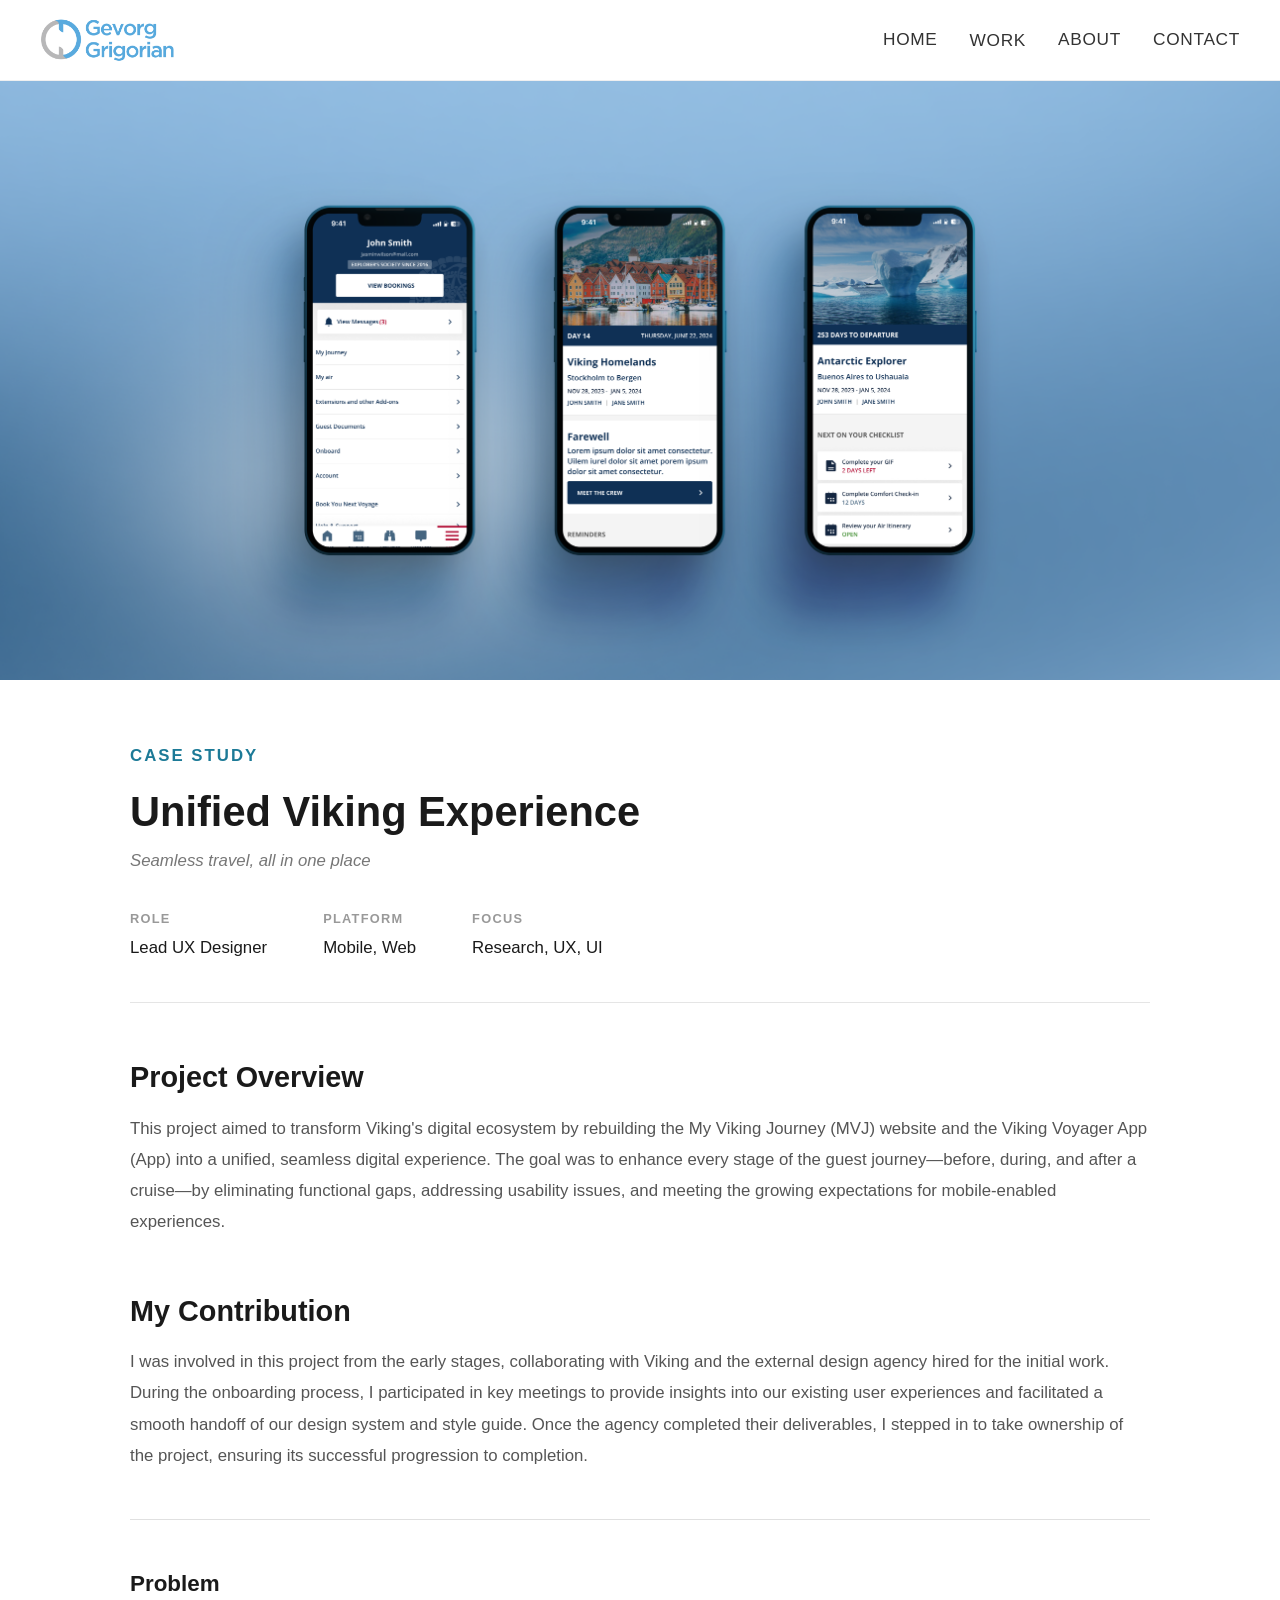
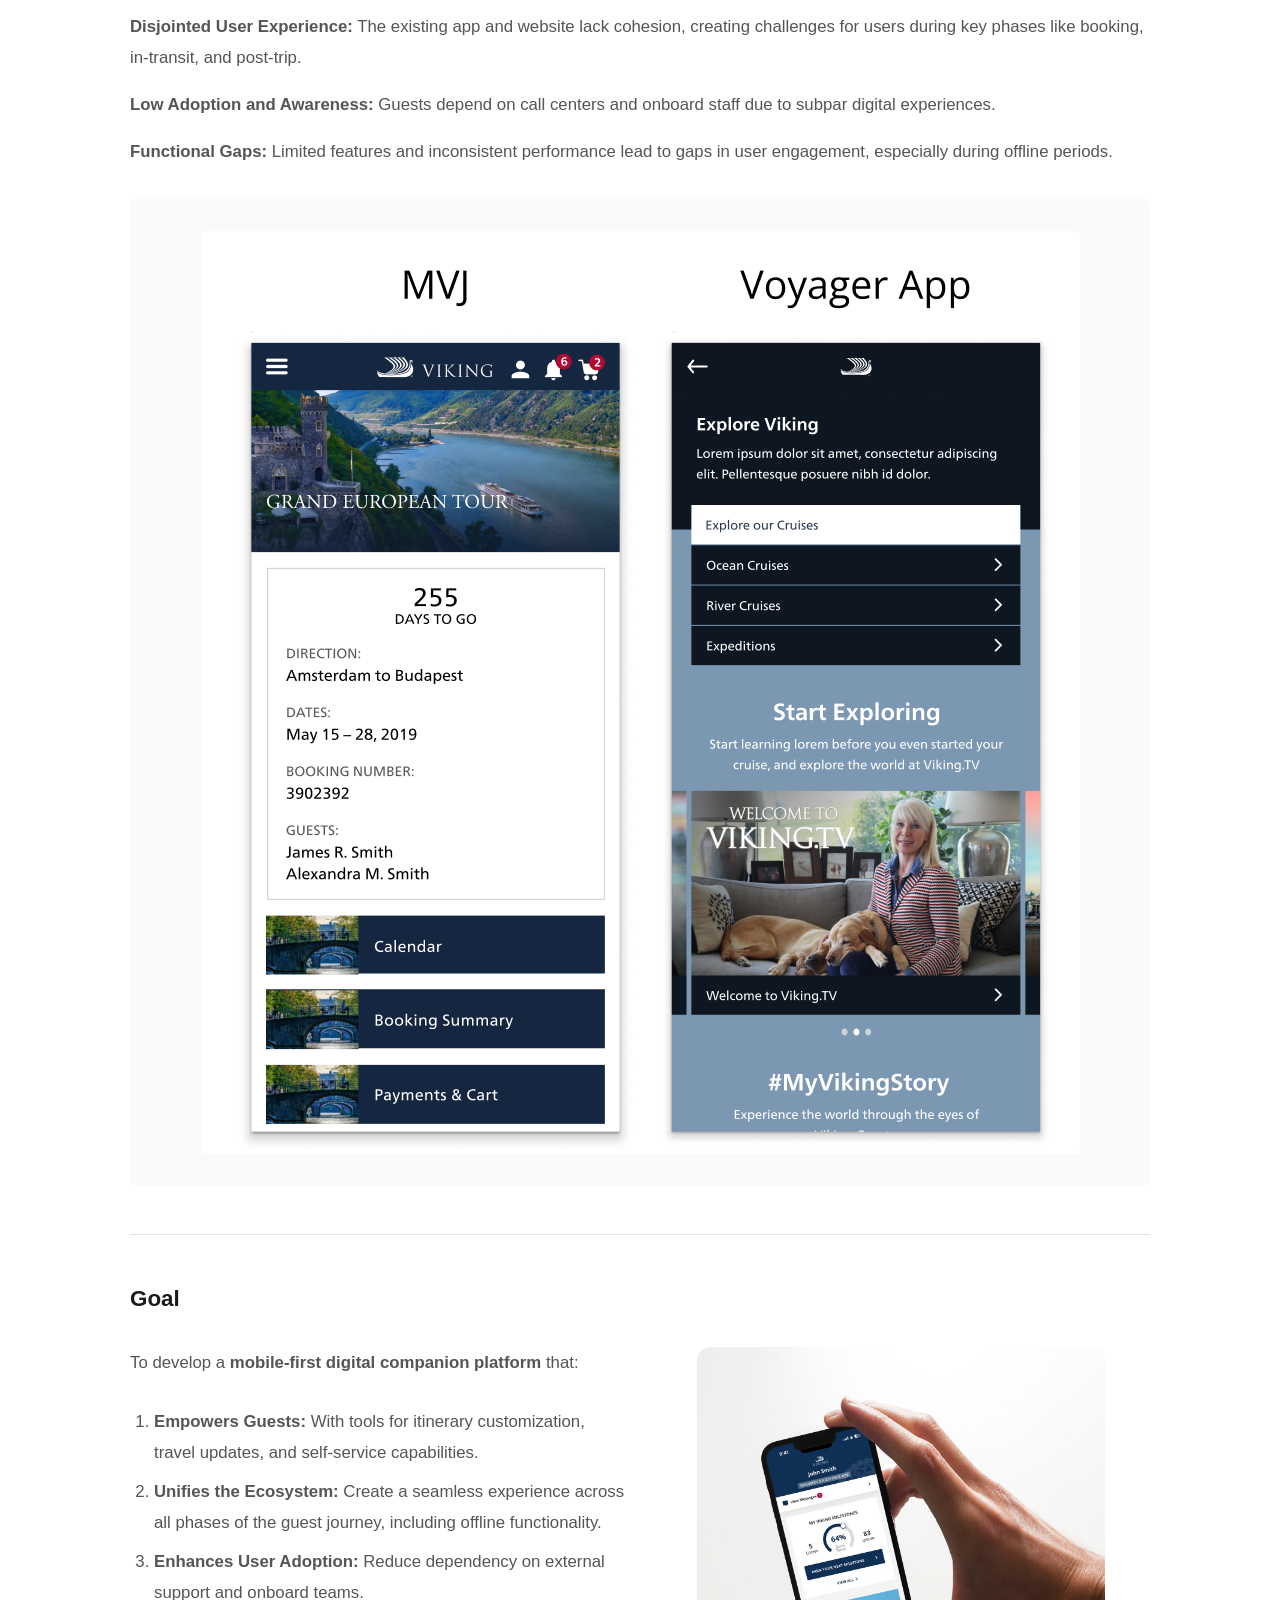
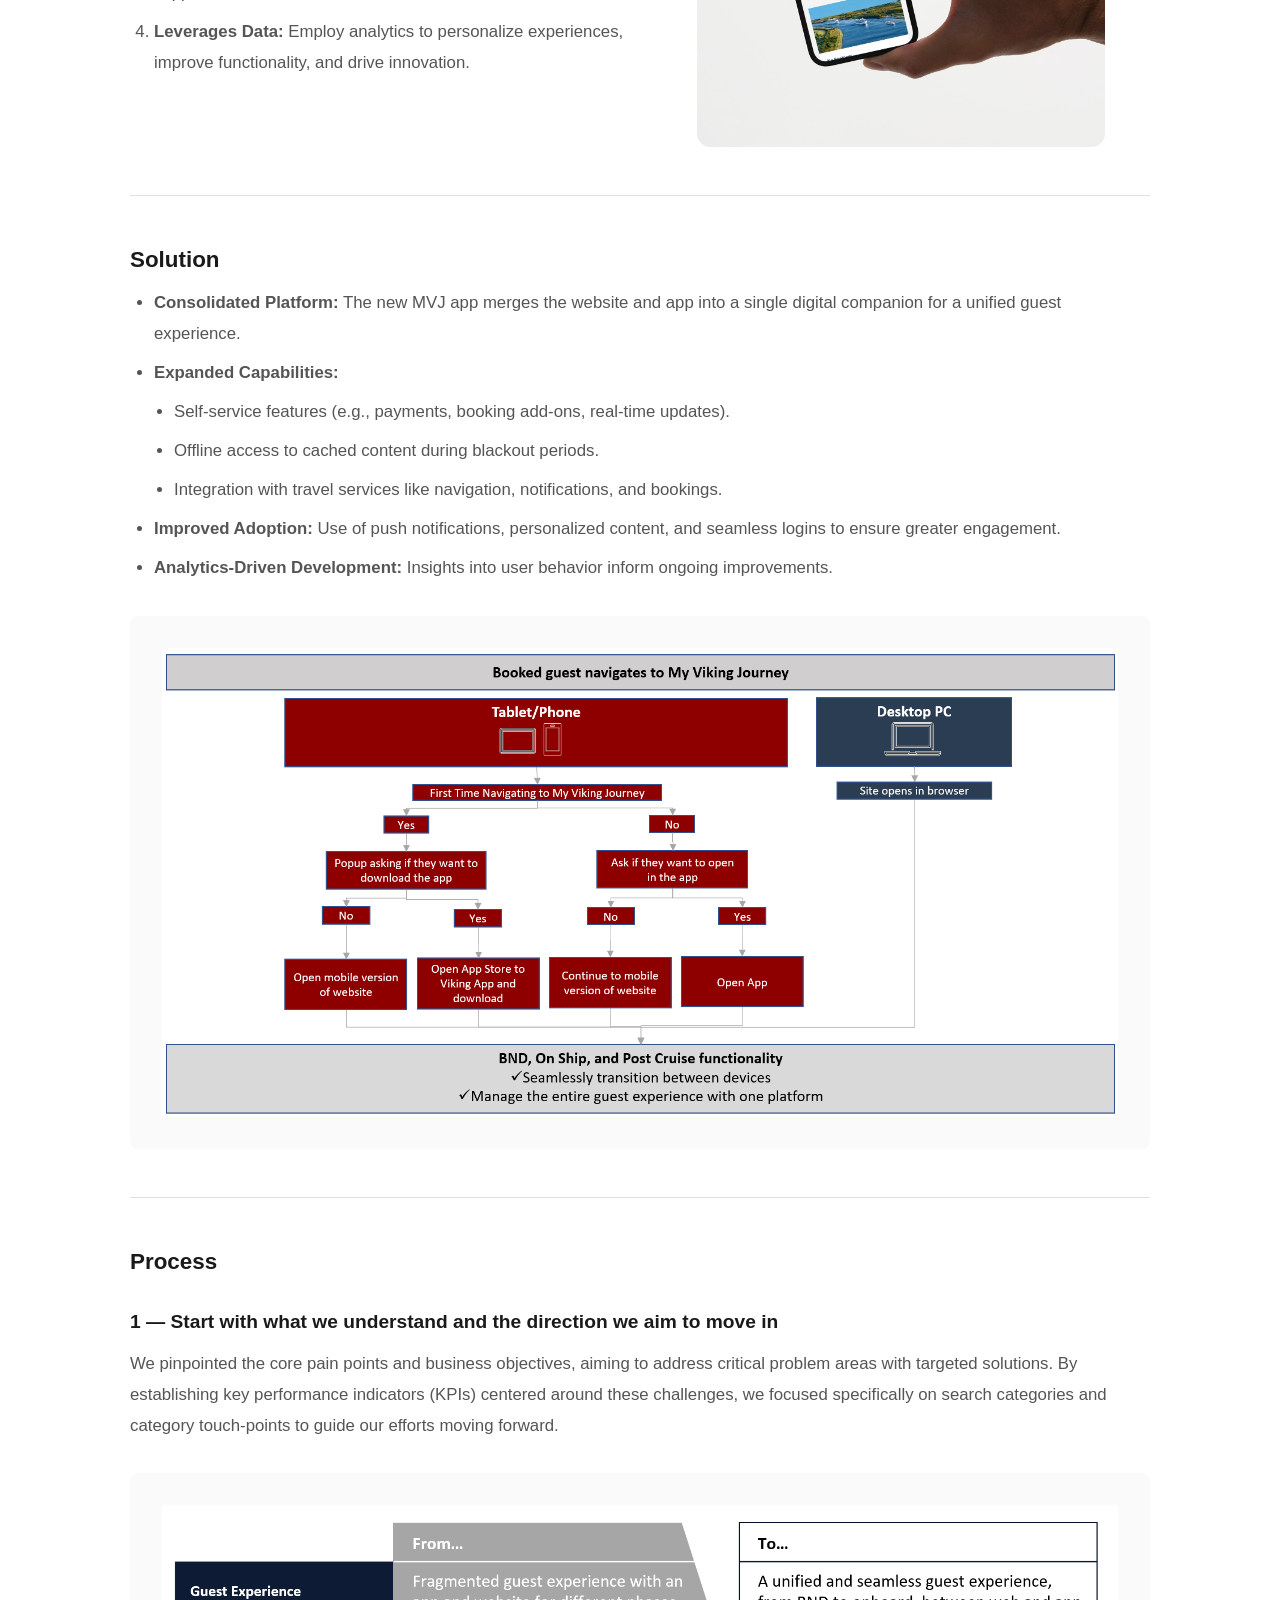
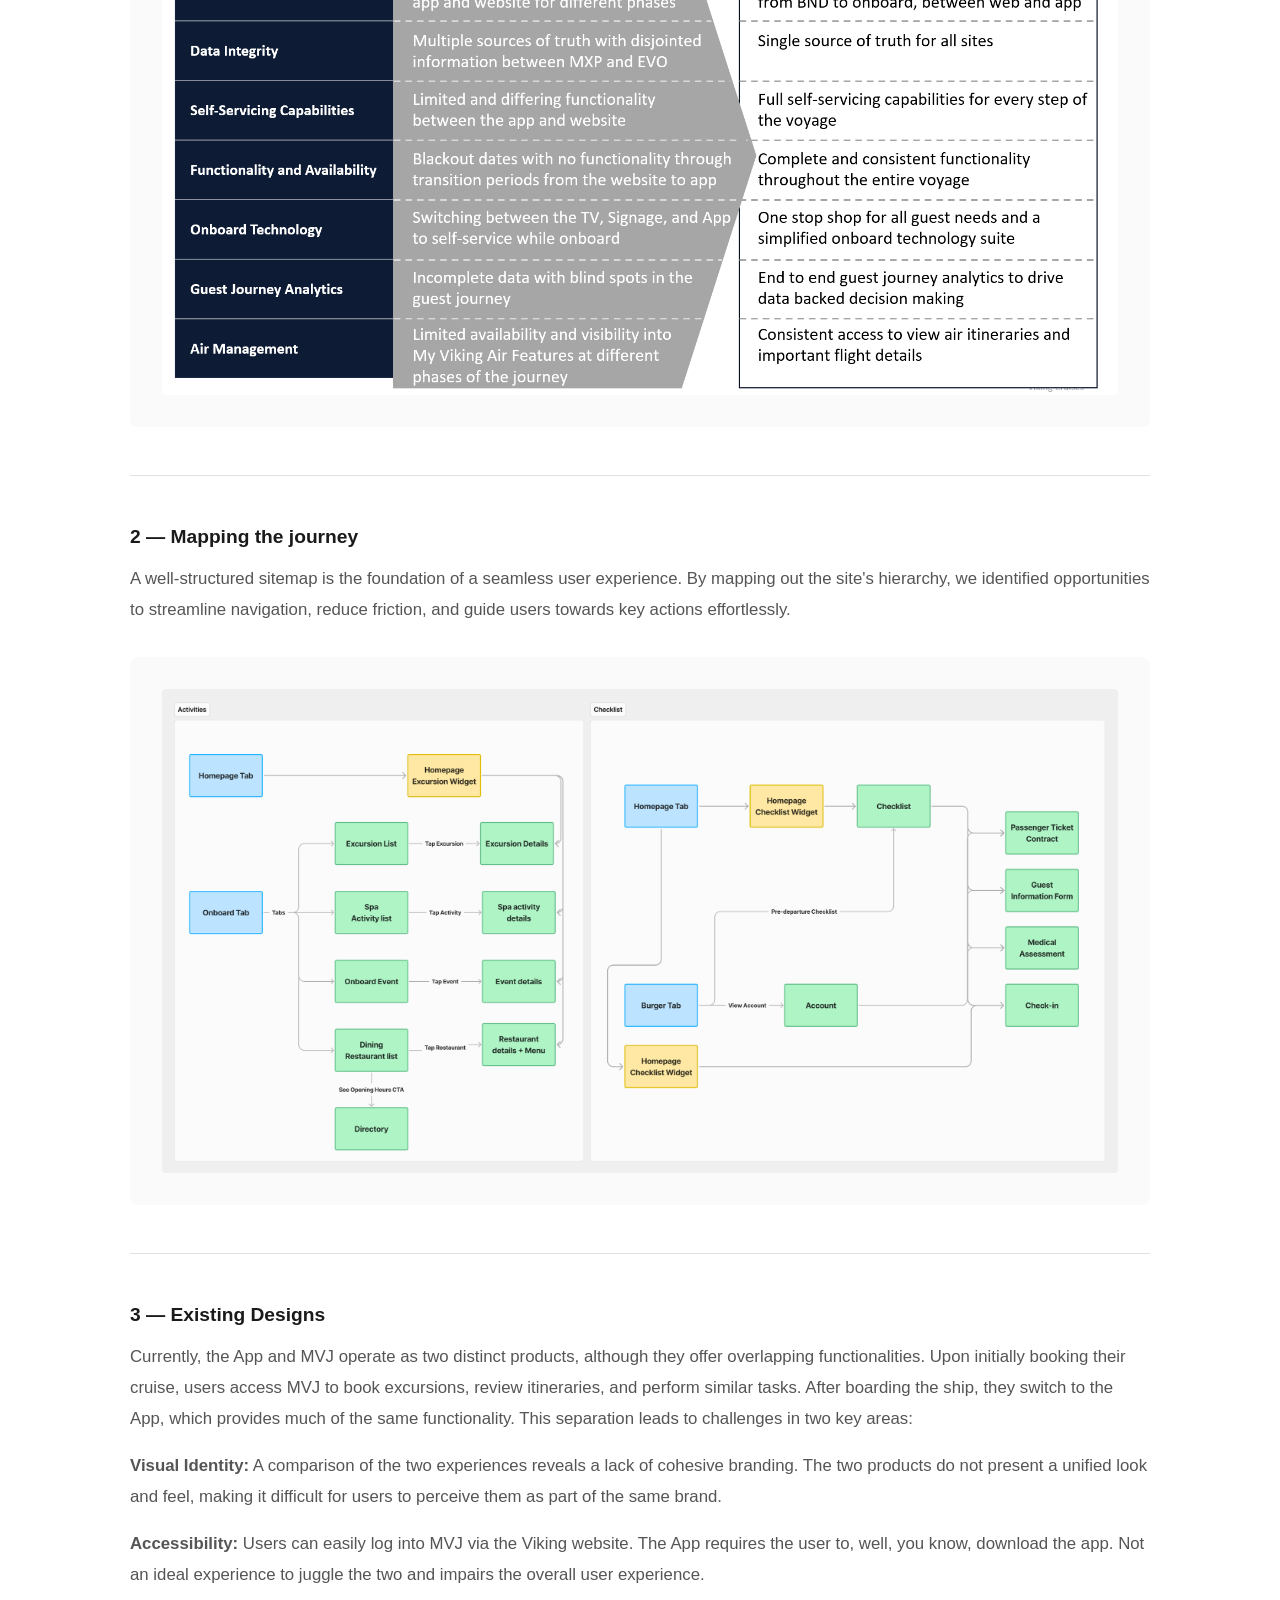
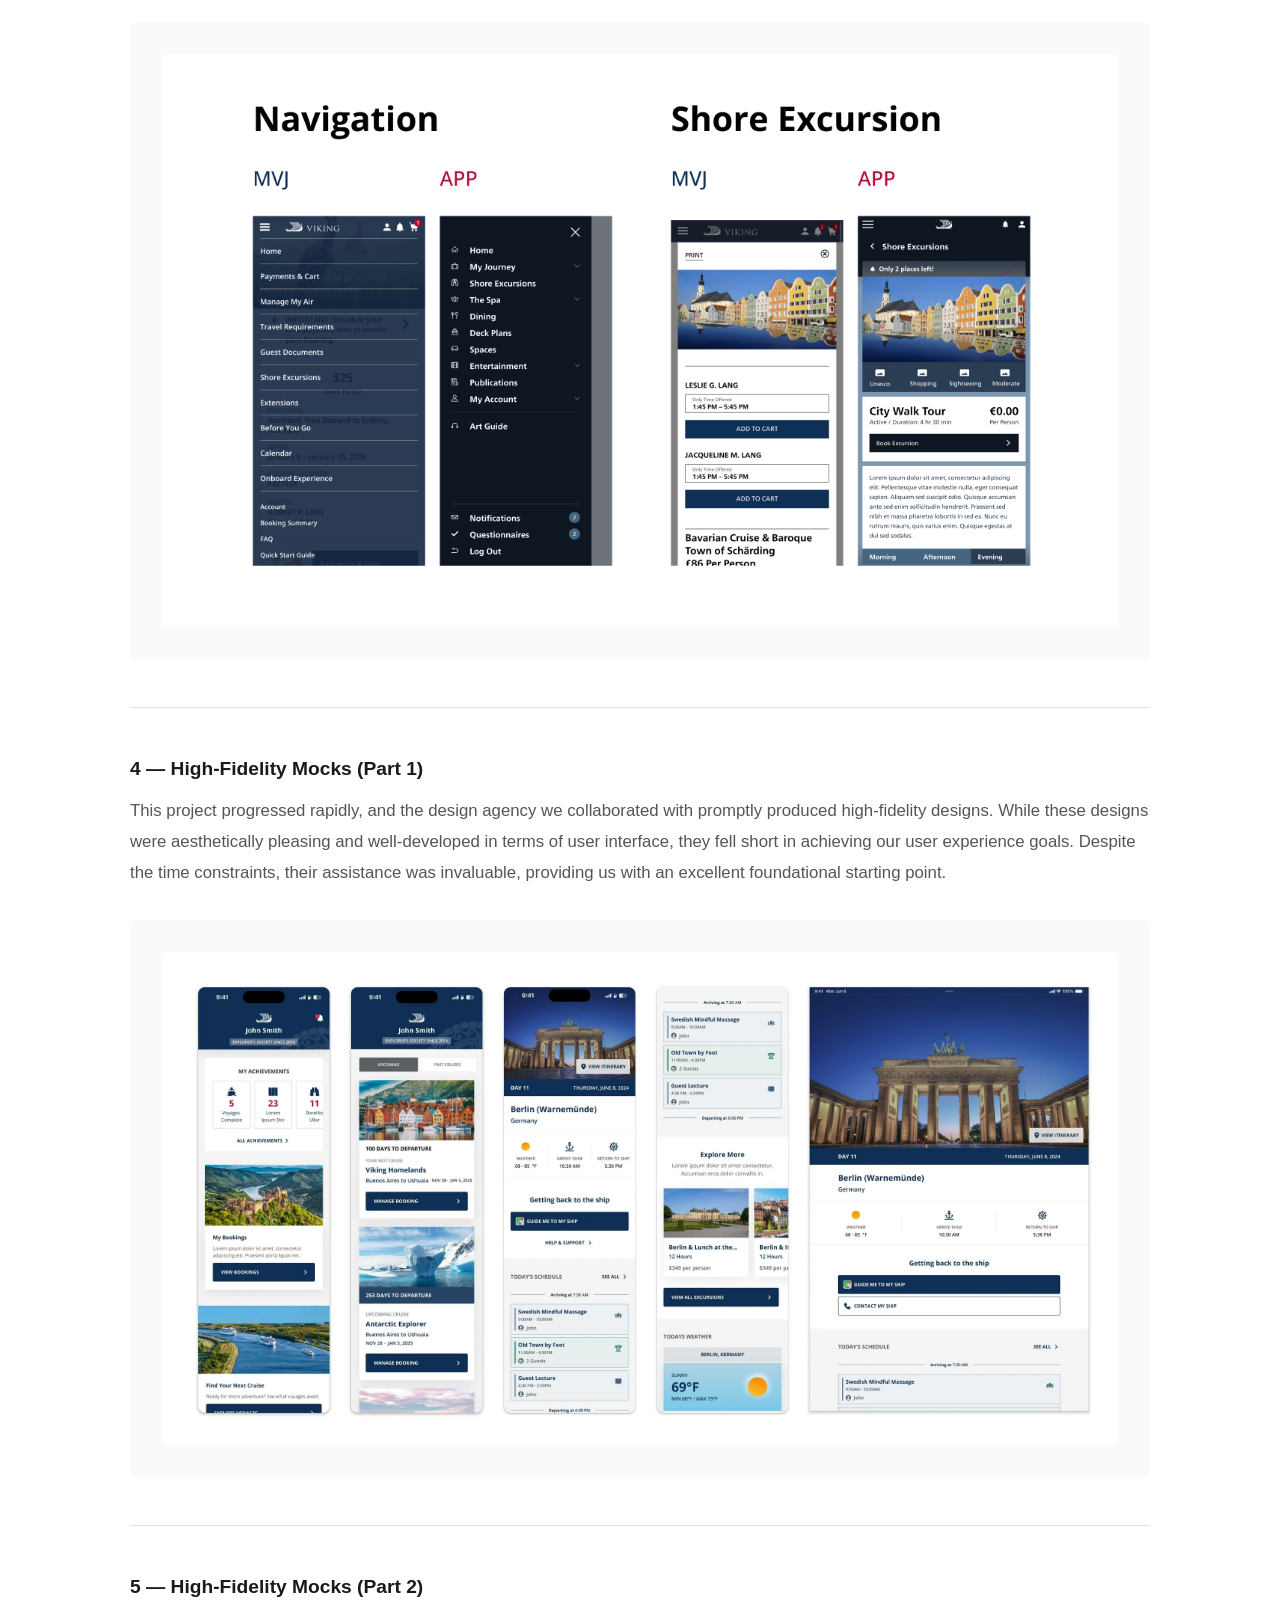
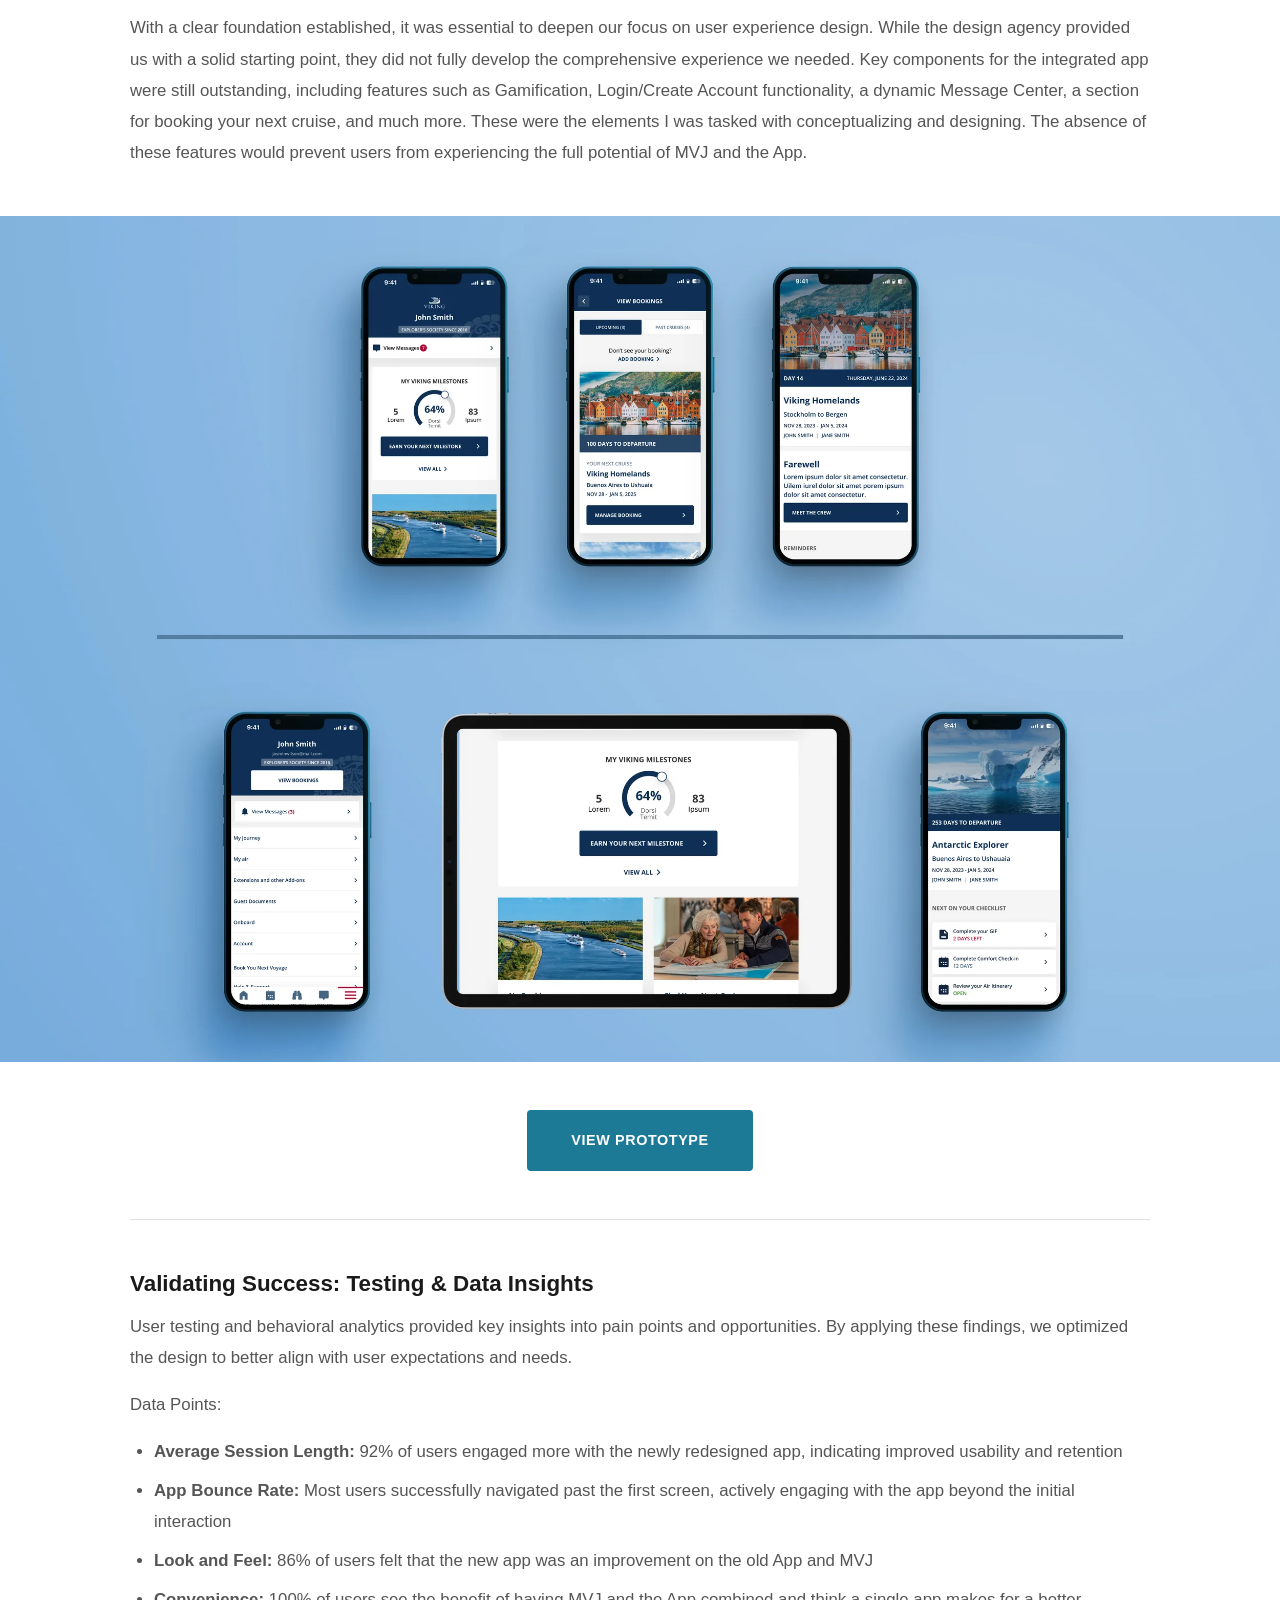
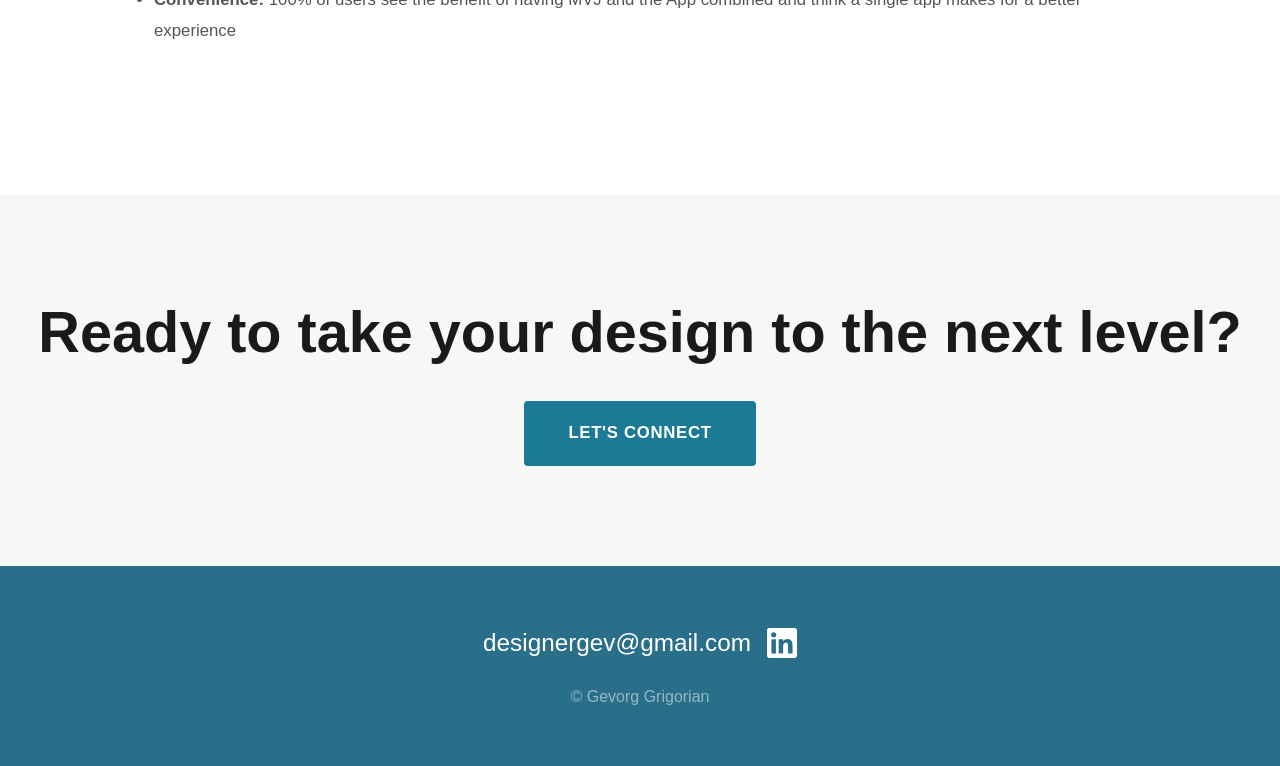
<file: unified-viking.html>
<!DOCTYPE html>
<html lang="en">
<head>
  <meta charset="UTF-8">
  <meta name="viewport" content="width=device-width, initial-scale=1.0">
  <title>Unified Viking Experience — Gev Design</title>
  <link rel="stylesheet" href="style.css">
</head>
<body>

  <!-- Navigation -->
  <nav class="site-nav">
    <div class="nav-inner">
      <a href="index.html" class="nav-logo">
        <img src="gevorg-grigorian-logo2.webp" alt="Gev Design">
      </a>
      <ul class="nav-links" id="navLinks">
        <li><a href="index.html">Home</a></li>
        <li class="dropdown-parent">
          <button class="nav-dropdown-toggle">Work</button>
          <ul class="nav-dropdown">
            <li><a href="unified-viking.html">Unified Viking Experience</a></li>
            <li><a href="strategic-tactical.html">Strategic Tactical Journey</a></li>
            <li><a href="widget-gallery.html">Nativo Widget Gallery</a></li>
            <li><a href="hilton-microsite.html">Hilton Microsite</a></li>
          </ul>
        </li>
        <li><a href="about.html">About</a></li>
        <li><a href="contact.html">Contact</a></li>
      </ul>
      <button class="nav-hamburger" id="navHamburger" aria-label="Toggle menu">
        <span></span><span></span><span></span>
      </button>
    </div>
  </nav>

  <!-- Hero Image -->
  <div class="case-hero case-hero--viking">
    <img src="unified_hero_image.png" alt="Unified Viking Experience">
  </div>

  <!-- Content -->
  <div class="case-content">
    <p class="case-eyebrow">Case Study</p>
    <h1>Unified Viking Experience</h1>
    <p class="case-subtitle">Seamless travel, all in one place</p>

    <div class="case-meta">
      <div class="case-meta-item">
        <span class="case-meta-label">Role</span>
        <span class="case-meta-value">Lead UX Designer</span>
      </div>
      <div class="case-meta-item">
        <span class="case-meta-label">Platform</span>
        <span class="case-meta-value">Mobile, Web</span>
      </div>
      <div class="case-meta-item">
        <span class="case-meta-label">Focus</span>
        <span class="case-meta-value">Research, UX, UI</span>
      </div>
    </div>

    <h2>Project Overview</h2>
    <p>This project aimed to transform Viking's digital ecosystem by rebuilding the My Viking Journey (MVJ) website and the Viking Voyager App (App) into a unified, seamless digital experience. The goal was to enhance every stage of the guest journey—before, during, and after a cruise—by eliminating functional gaps, addressing usability issues, and meeting the growing expectations for mobile-enabled experiences.</p>

    <h2>My Contribution</h2>
    <p>I was involved in this project from the early stages, collaborating with Viking and the external design agency hired for the initial work. During the onboarding process, I participated in key meetings to provide insights into our existing user experiences and facilitated a smooth handoff of our design system and style guide. Once the agency completed their deliverables, I stepped in to take ownership of the project, ensuring its successful progression to completion.</p>

    <hr>

    <h3>Problem</h3>
    <p><strong>Disjointed User Experience:</strong> The existing app and website lack cohesion, creating challenges for users during key phases like booking, in-transit, and post-trip.</p>
    <p><strong>Low Adoption and Awareness:</strong> Guests depend on call centers and onboard staff due to subpar digital experiences.</p>
    <p><strong>Functional Gaps:</strong> Limited features and inconsistent performance lead to gaps in user engagement, especially during offline periods.</p>

    <div class="case-image-block">
      <img src="problem-shadow2.webp" alt="Problem analysis">
    </div>

    <hr>

    <h3>Goal</h3>

    <div class="image-row">
      <div class="image-col" style="flex:1;">
        <p>To develop a <strong>mobile-first digital companion platform</strong> that:</p>
        <ol style="margin:12px 0 20px 24px;list-style:decimal;">
          <li style="font-size:1.05rem;line-height:1.85;color:#555;margin-bottom:8px;"><strong>Empowers Guests:</strong> With tools for itinerary customization, travel updates, and self-service capabilities.</li>
          <li style="font-size:1.05rem;line-height:1.85;color:#555;margin-bottom:8px;"><strong>Unifies the Ecosystem:</strong> Create a seamless experience across all phases of the guest journey, including offline functionality.</li>
          <li style="font-size:1.05rem;line-height:1.85;color:#555;margin-bottom:8px;"><strong>Enhances User Adoption:</strong> Reduce dependency on external support and onboard teams.</li>
          <li style="font-size:1.05rem;line-height:1.85;color:#555;margin-bottom:8px;"><strong>Leverages Data:</strong> Employ analytics to personalize experiences, improve functionality, and drive innovation.</li>
        </ol>
      </div>
      <div class="image-col" style="flex:1;display:flex;align-items:center;justify-content:center;">
        <img src="hand-mock.webp" alt="Goal visualization" style="max-height:400px;">
      </div>
    </div>

    <hr>

    <h3>Solution</h3>
    <ul>
      <li><strong>Consolidated Platform:</strong> The new MVJ app merges the website and app into a single digital companion for a unified guest experience.</li>
      <li><strong>Expanded Capabilities:</strong>
        <ul style="margin:8px 0 8px 20px;list-style:disc;">
          <li>Self-service features (e.g., payments, booking add-ons, real-time updates).</li>
          <li>Offline access to cached content during blackout periods.</li>
          <li>Integration with travel services like navigation, notifications, and bookings.</li>
        </ul>
      </li>
      <li><strong>Improved Adoption:</strong> Use of push notifications, personalized content, and seamless logins to ensure greater engagement.</li>
      <li><strong>Analytics-Driven Development:</strong> Insights into user behavior inform ongoing improvements.</li>
    </ul>

    <div class="case-image-block">
      <img src="solution.webp" alt="Solution overview">
    </div>

    <hr>

    <h3>Process</h3>

    <h4>1 — Start with what we understand and the direction we aim to move in</h4>
    <p>We pinpointed the core pain points and business objectives, aiming to address critical problem areas with targeted solutions. By establishing key performance indicators (KPIs) centered around these challenges, we focused specifically on search categories and category touch-points to guide our efforts moving forward.</p>

    <div class="case-image-block">
      <img src="step-1.webp" alt="Step 1 - Understanding">
    </div>

    <hr>

    <h4>2 — Mapping the journey</h4>
    <p>A well-structured sitemap is the foundation of a seamless user experience. By mapping out the site's hierarchy, we identified opportunities to streamline navigation, reduce friction, and guide users towards key actions effortlessly.</p>

    <div class="case-image-block">
      <img src="screenshot-2025-02-06-at-1.51.09-pm.webp" alt="Sitemap">
    </div>

    <hr>

    <h4>3 — Existing Designs</h4>
    <p>Currently, the App and MVJ operate as two distinct products, although they offer overlapping functionalities. Upon initially booking their cruise, users access MVJ to book excursions, review itineraries, and perform similar tasks. After boarding the ship, they switch to the App, which provides much of the same functionality. This separation leads to challenges in two key areas:</p>
    <p><strong>Visual Identity:</strong> A comparison of the two experiences reveals a lack of cohesive branding. The two products do not present a unified look and feel, making it difficult for users to perceive them as part of the same brand.</p>
    <p><strong>Accessibility:</strong> Users can easily log into MVJ via the Viking website. The App requires the user to, well, you know, download the app. Not an ideal experience to juggle the two and impairs the overall user experience.</p>

    <div class="case-image-block">
      <img src="existing-designs.webp" alt="Existing Designs">
    </div>

    <hr>

    <h4>4 — High-Fidelity Mocks (Part 1)</h4>
    <p>This project progressed rapidly, and the design agency we collaborated with promptly produced high-fidelity designs. While these designs were aesthetically pleasing and well-developed in terms of user interface, they fell short in achieving our user experience goals. Despite the time constraints, their assistance was invaluable, providing us with an excellent foundational starting point.</p>

    <div class="case-image-block">
      <img src="fueled-designs-2.webp" alt="Agency high-fidelity designs">
    </div>

    <hr>

    <h4>5 — High-Fidelity Mocks (Part 2)</h4>
    <p>With a clear foundation established, it was essential to deepen our focus on user experience design. While the design agency provided us with a solid starting point, they did not fully develop the comprehensive experience we needed. Key components for the integrated app were still outstanding, including features such as Gamification, Login/Create Account functionality, a dynamic Message Center, a section for booking your next cruise, and much more. These were the elements I was tasked with conceptualizing and designing. The absence of these features would prevent users from experiencing the full potential of MVJ and the App.</p>

    <div class="case-image-fullbleed">
      <img src="high-fidelity-large.webp" alt="High fidelity designs">
    </div>

    <a href="https://www.figma.com/proto/ciQH3JfPXQa3c4eJJeWp8x/Viking-%7C-External---MVJ-3.0?page-id=1036%3A1005&node-id=11193-15544&viewport=-33342%2C-2983%2C0.75&t=HKIOs1veIifwEwZD-1&scaling=scale-down&content-scaling=fixed&starting-point-node-id=11193%3A15544" class="prototype-link" target="_blank" rel="noopener">View Prototype</a>

    <hr>

    <h3>Validating Success: Testing &amp; Data Insights</h3>
    <p>User testing and behavioral analytics provided key insights into pain points and opportunities. By applying these findings, we optimized the design to better align with user expectations and needs.</p>

    <p>Data Points:</p>
    <ul>
      <li><strong>Average Session Length:</strong> 92% of users engaged more with the newly redesigned app, indicating improved usability and retention</li>
      <li><strong>App Bounce Rate:</strong> Most users successfully navigated past the first screen, actively engaging with the app beyond the initial interaction</li>
      <li><strong>Look and Feel:</strong> 86% of users felt that the new app was an improvement on the old App and MVJ</li>
      <li><strong>Convenience:</strong> 100% of users see the benefit of having MVJ and the App combined and think a single app makes for a better experience</li>
    </ul>

  </div>

  <!-- CTA -->
  <section class="bottom-cta">
    <h2>Ready to take your design to the <strong>next level</strong>?</h2>
    <a href="contact.html" class="btn-primary btn-blue">Let's Connect</a>
  </section>

  <!-- Footer -->
  <footer class="site-footer">
    <div class="footer-inner">
      <div class="footer-contact">
        <a href="mailto:designergev&#64;gmail.com">designergev&#64;gmail.com</a>
        <a href="https://www.linkedin.com/in/designergev/" target="_blank" rel="noopener" class="footer-linkedin" aria-label="LinkedIn">
          <svg xmlns="http://www.w3.org/2000/svg" width="20" height="20" viewBox="0 0 24 24" fill="currentColor"><path d="M20.447 20.452h-3.554v-5.569c0-1.328-.027-3.037-1.852-3.037-1.853 0-2.136 1.445-2.136 2.939v5.667H9.351V9h3.414v1.561h.046c.477-.9 1.637-1.85 3.37-1.85 3.601 0 4.267 2.37 4.267 5.455v6.286zM5.337 7.433a2.062 2.062 0 01-2.063-2.065 2.064 2.064 0 112.063 2.065zm1.782 13.019H3.555V9h3.564v11.452zM22.225 0H1.771C.792 0 0 .774 0 1.729v20.542C0 23.227.792 24 1.771 24h20.451C23.2 24 24 23.227 24 22.271V1.729C24 .774 23.2 0 22.222 0h.003z"/></svg>
        </a>
      </div>
      <div class="footer-copyright">&copy; Gevorg Grigorian</div>
    </div>
  </footer>

  <script src="main.js"></script>

</body>
</html>
</file>
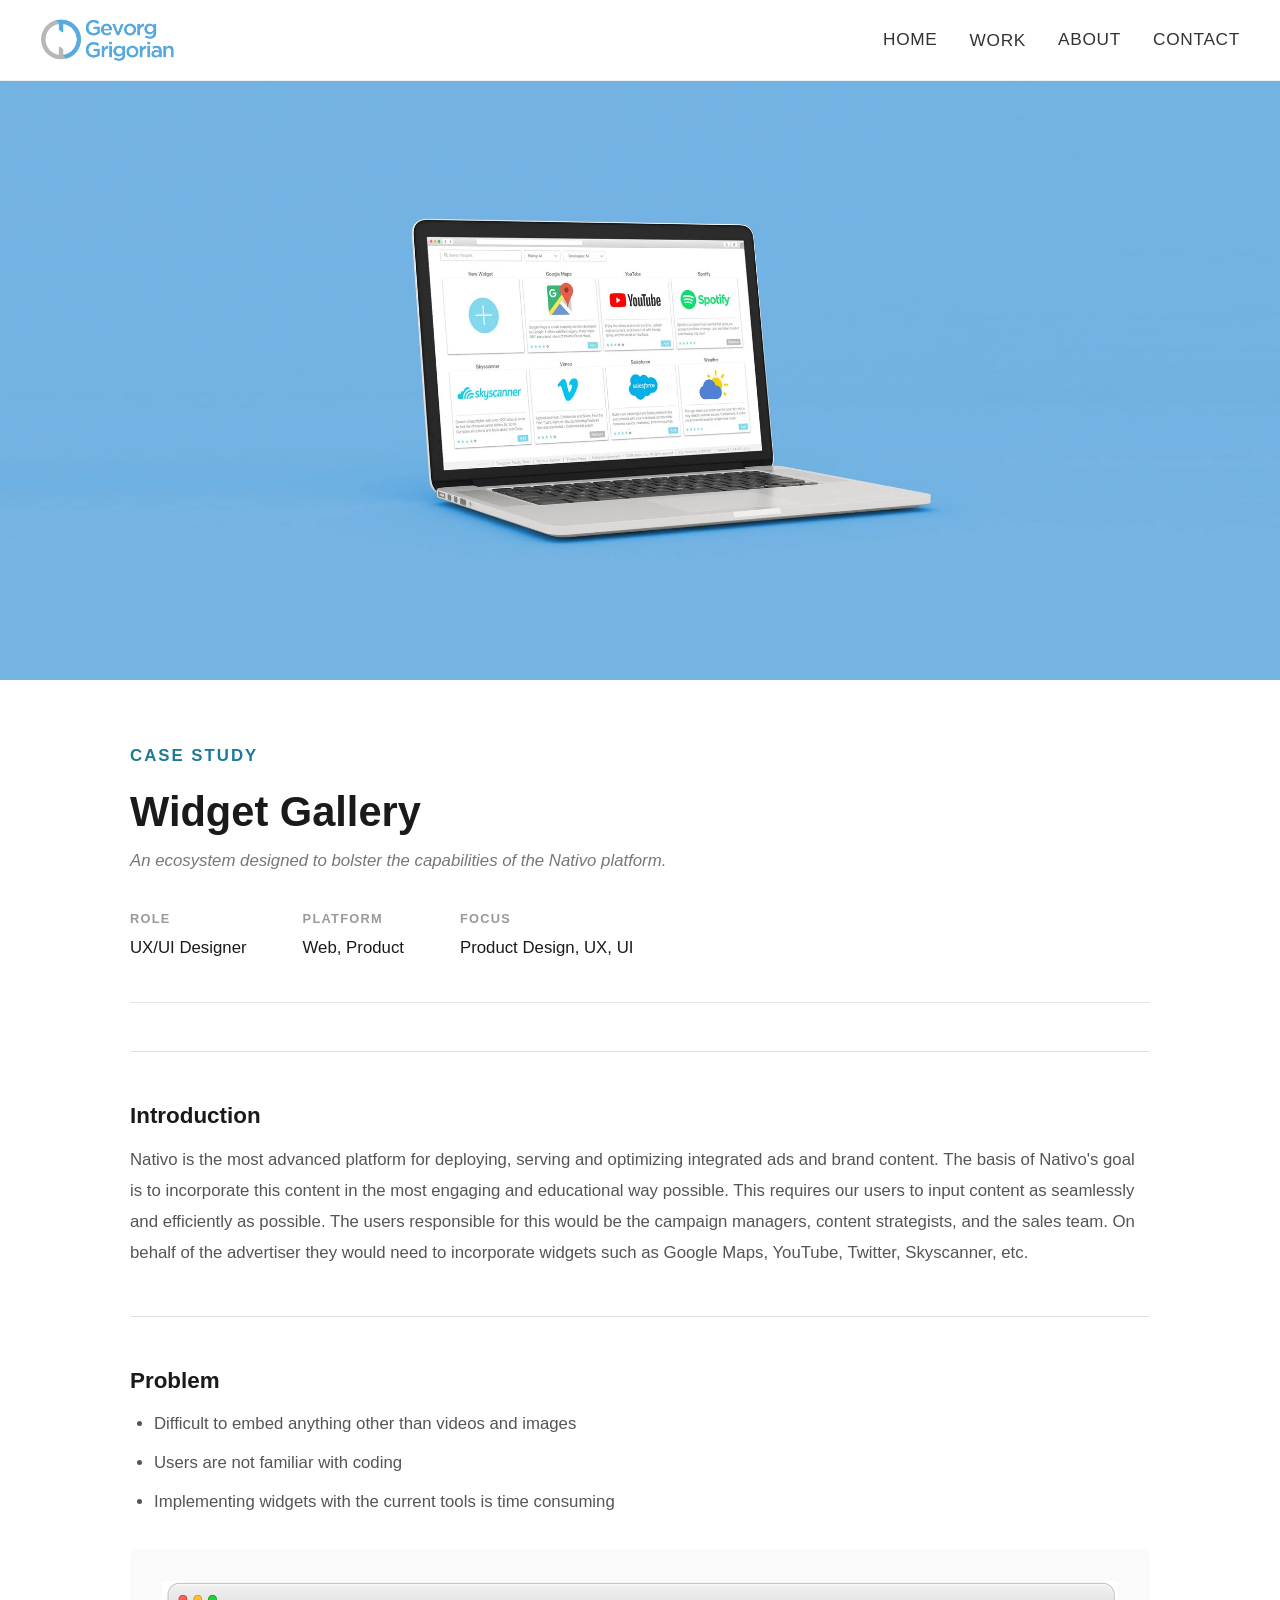
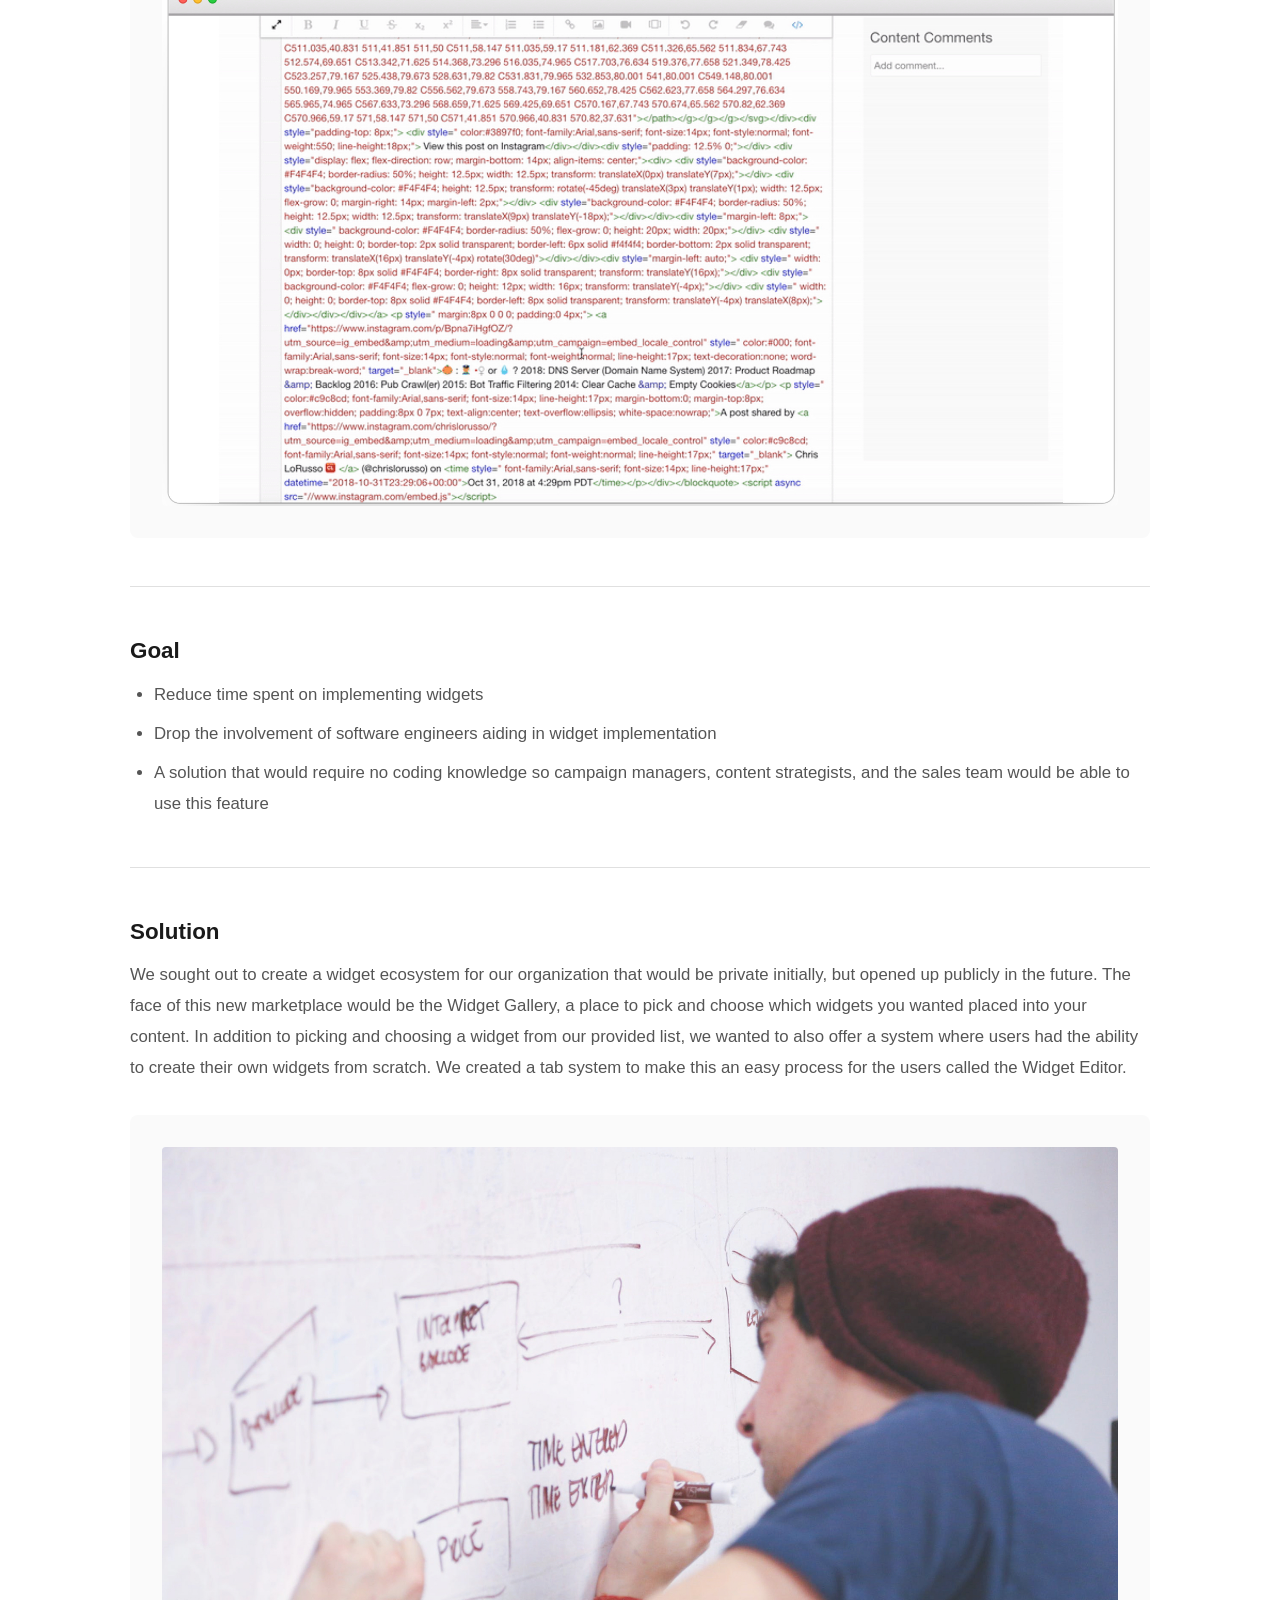
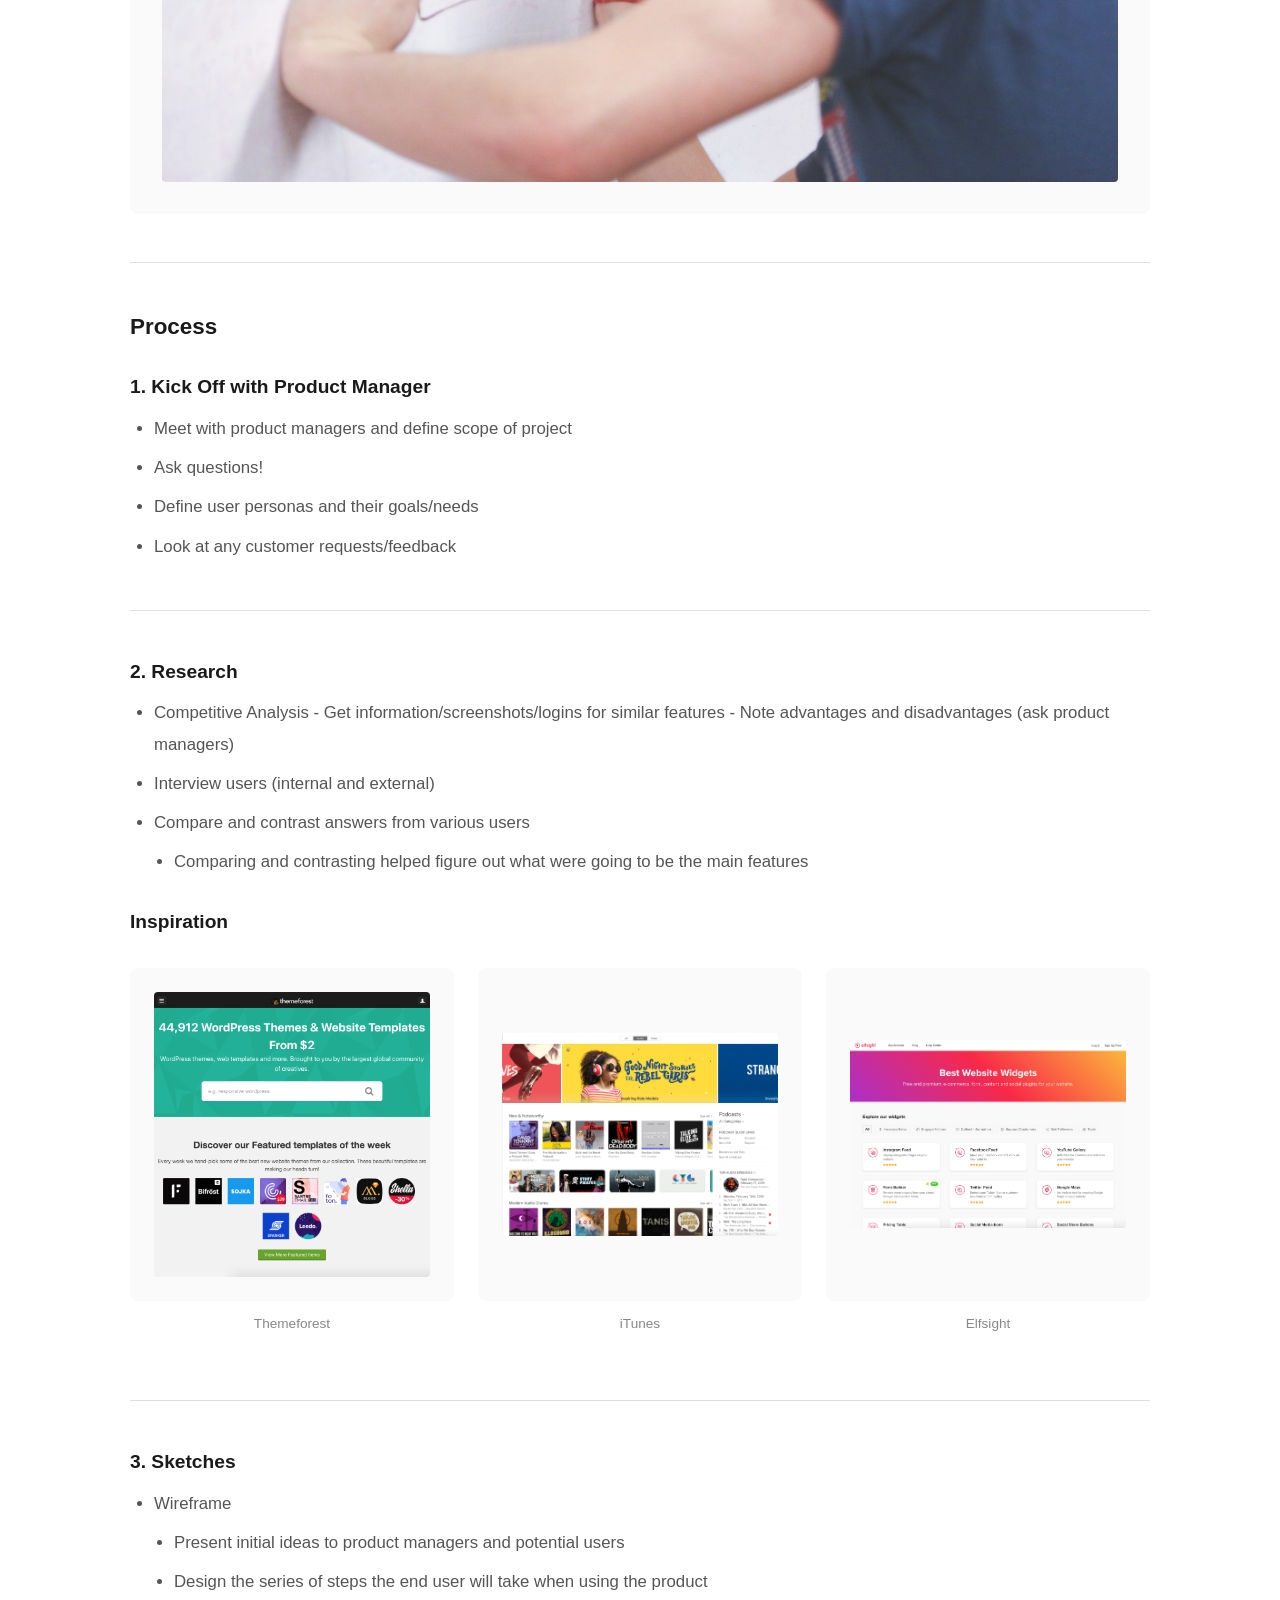
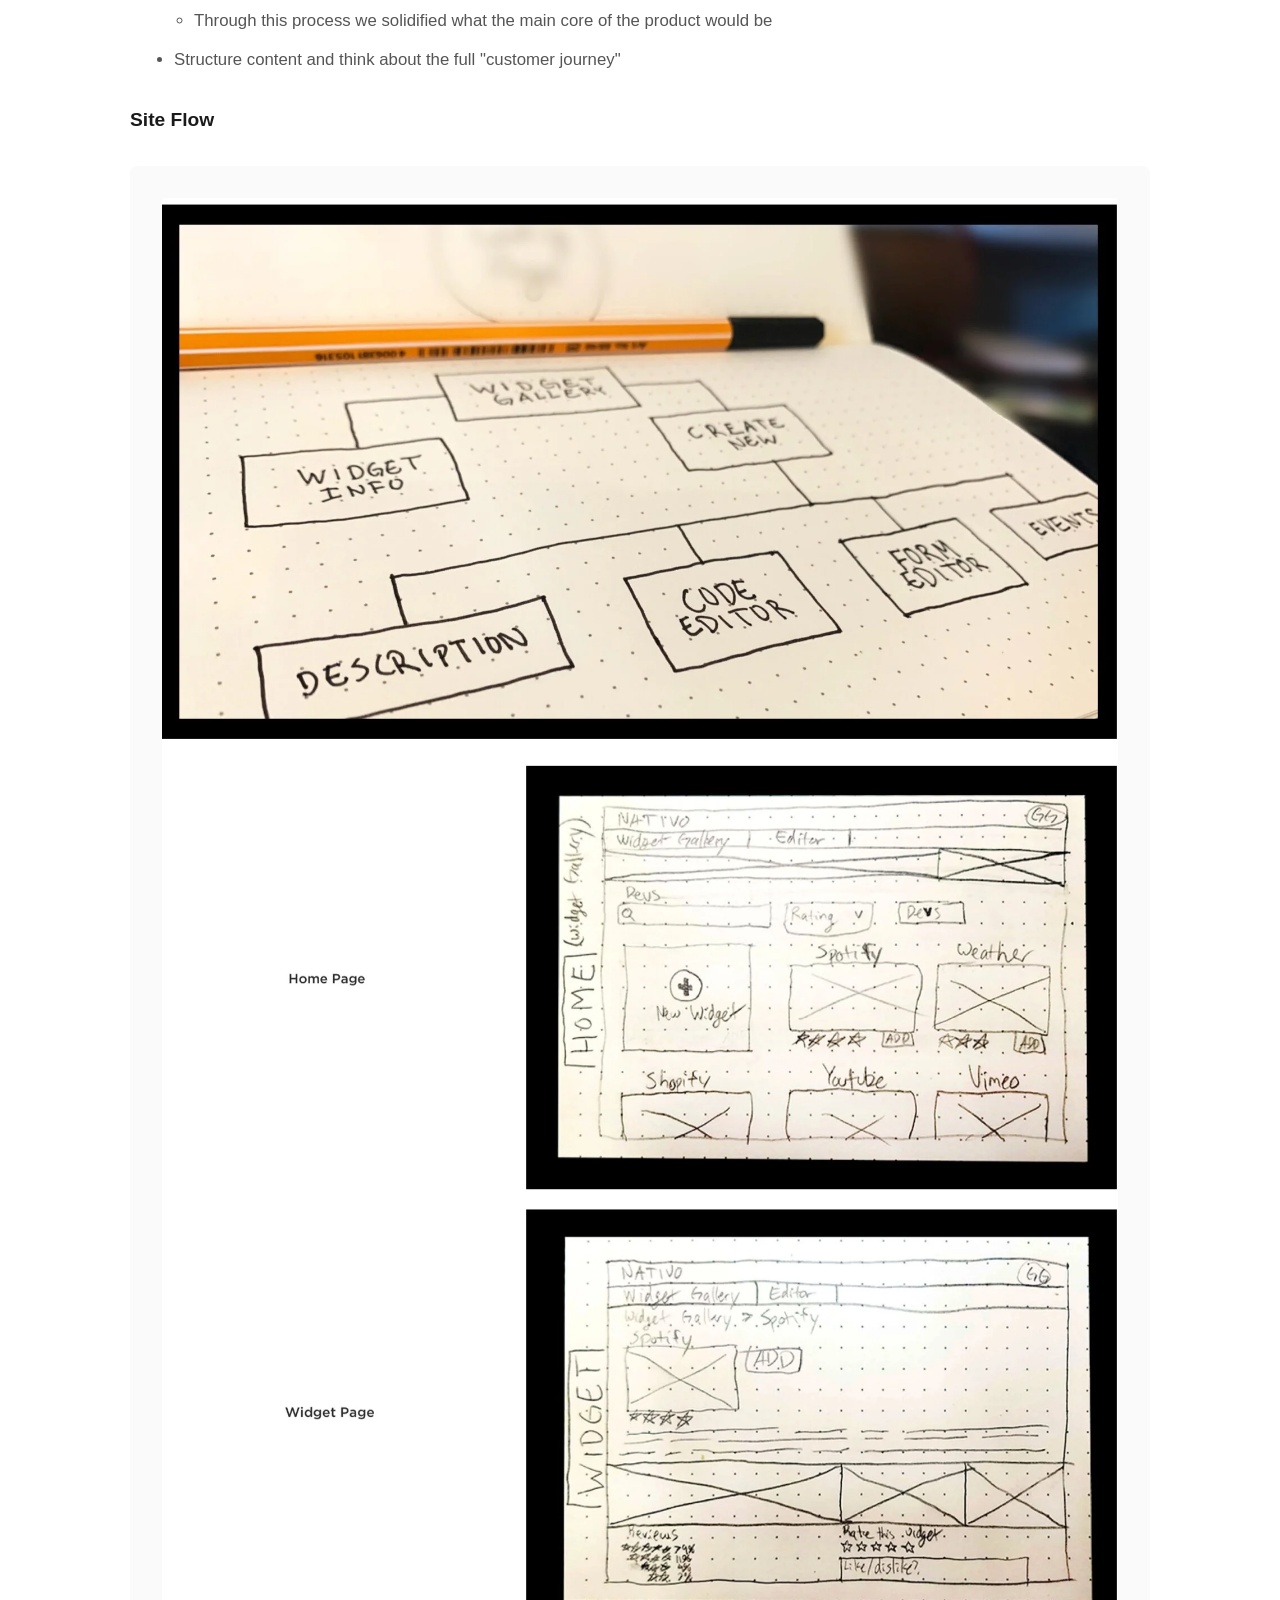
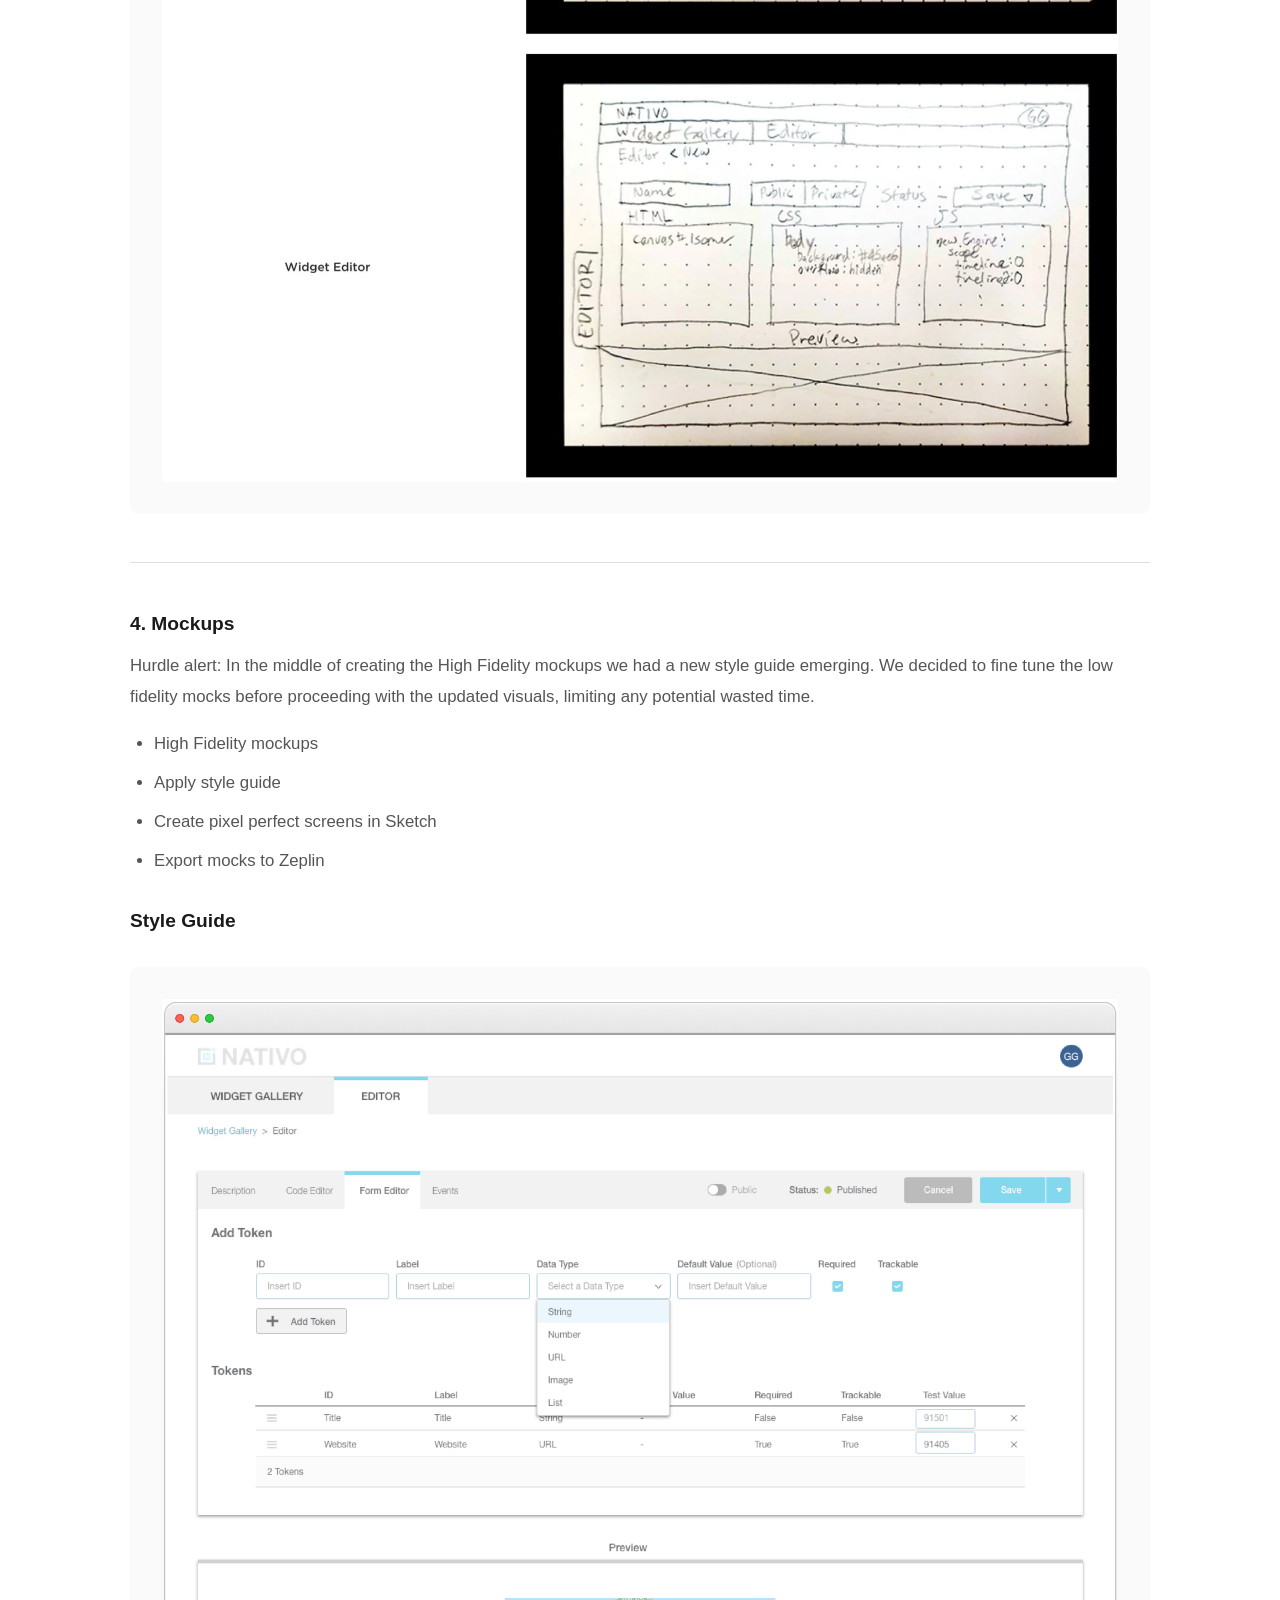
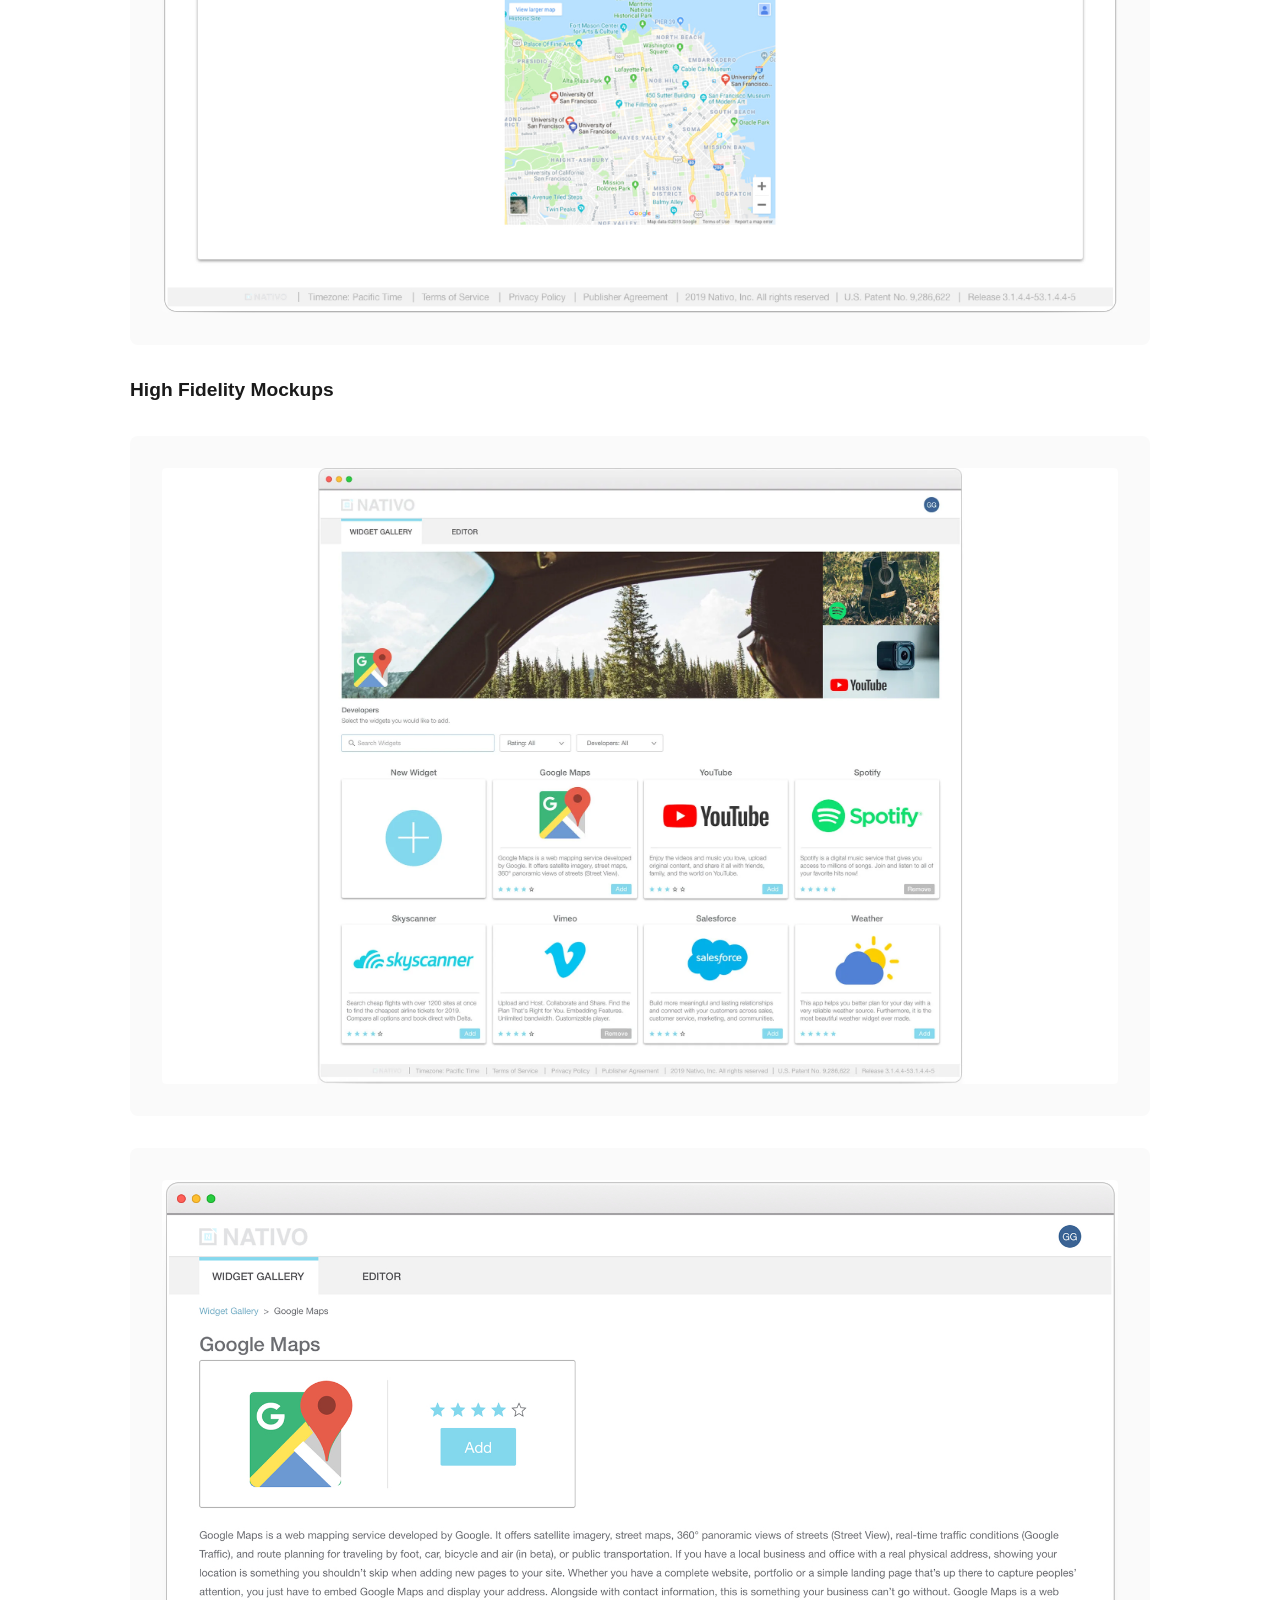
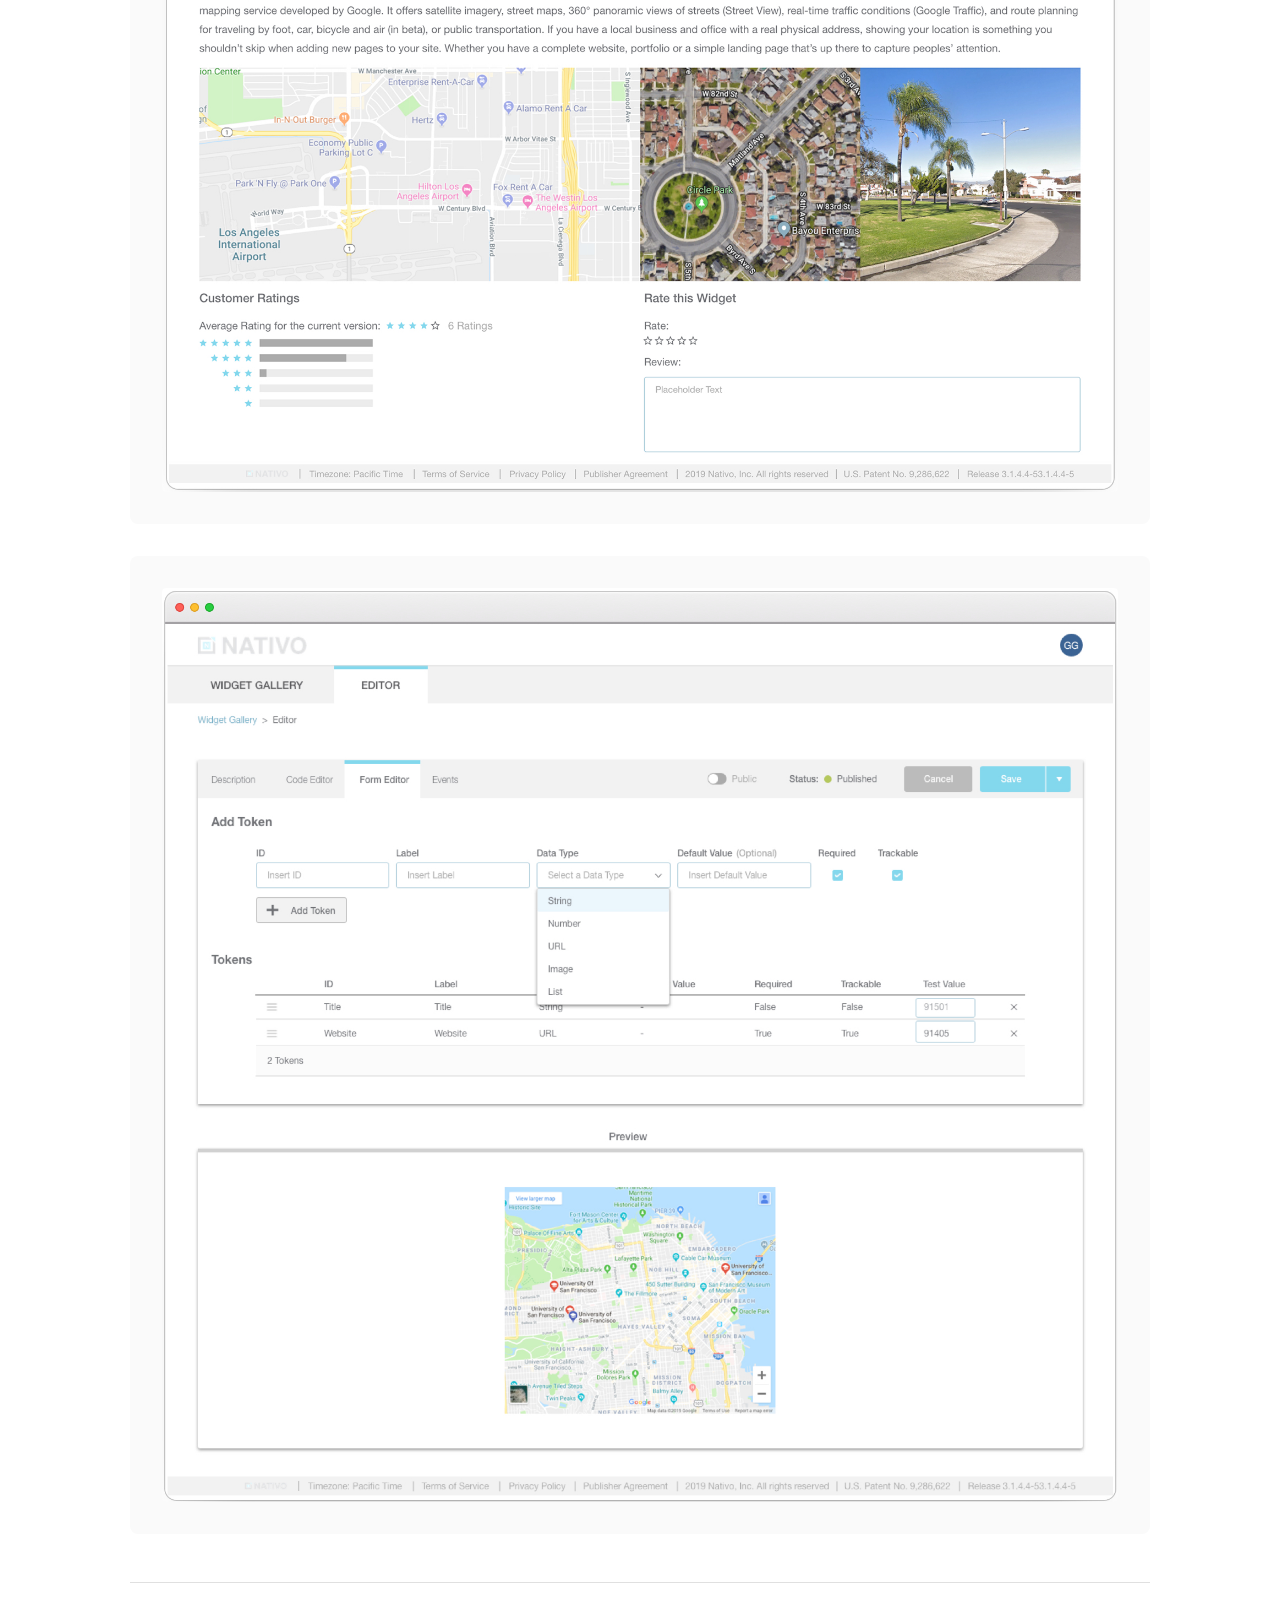
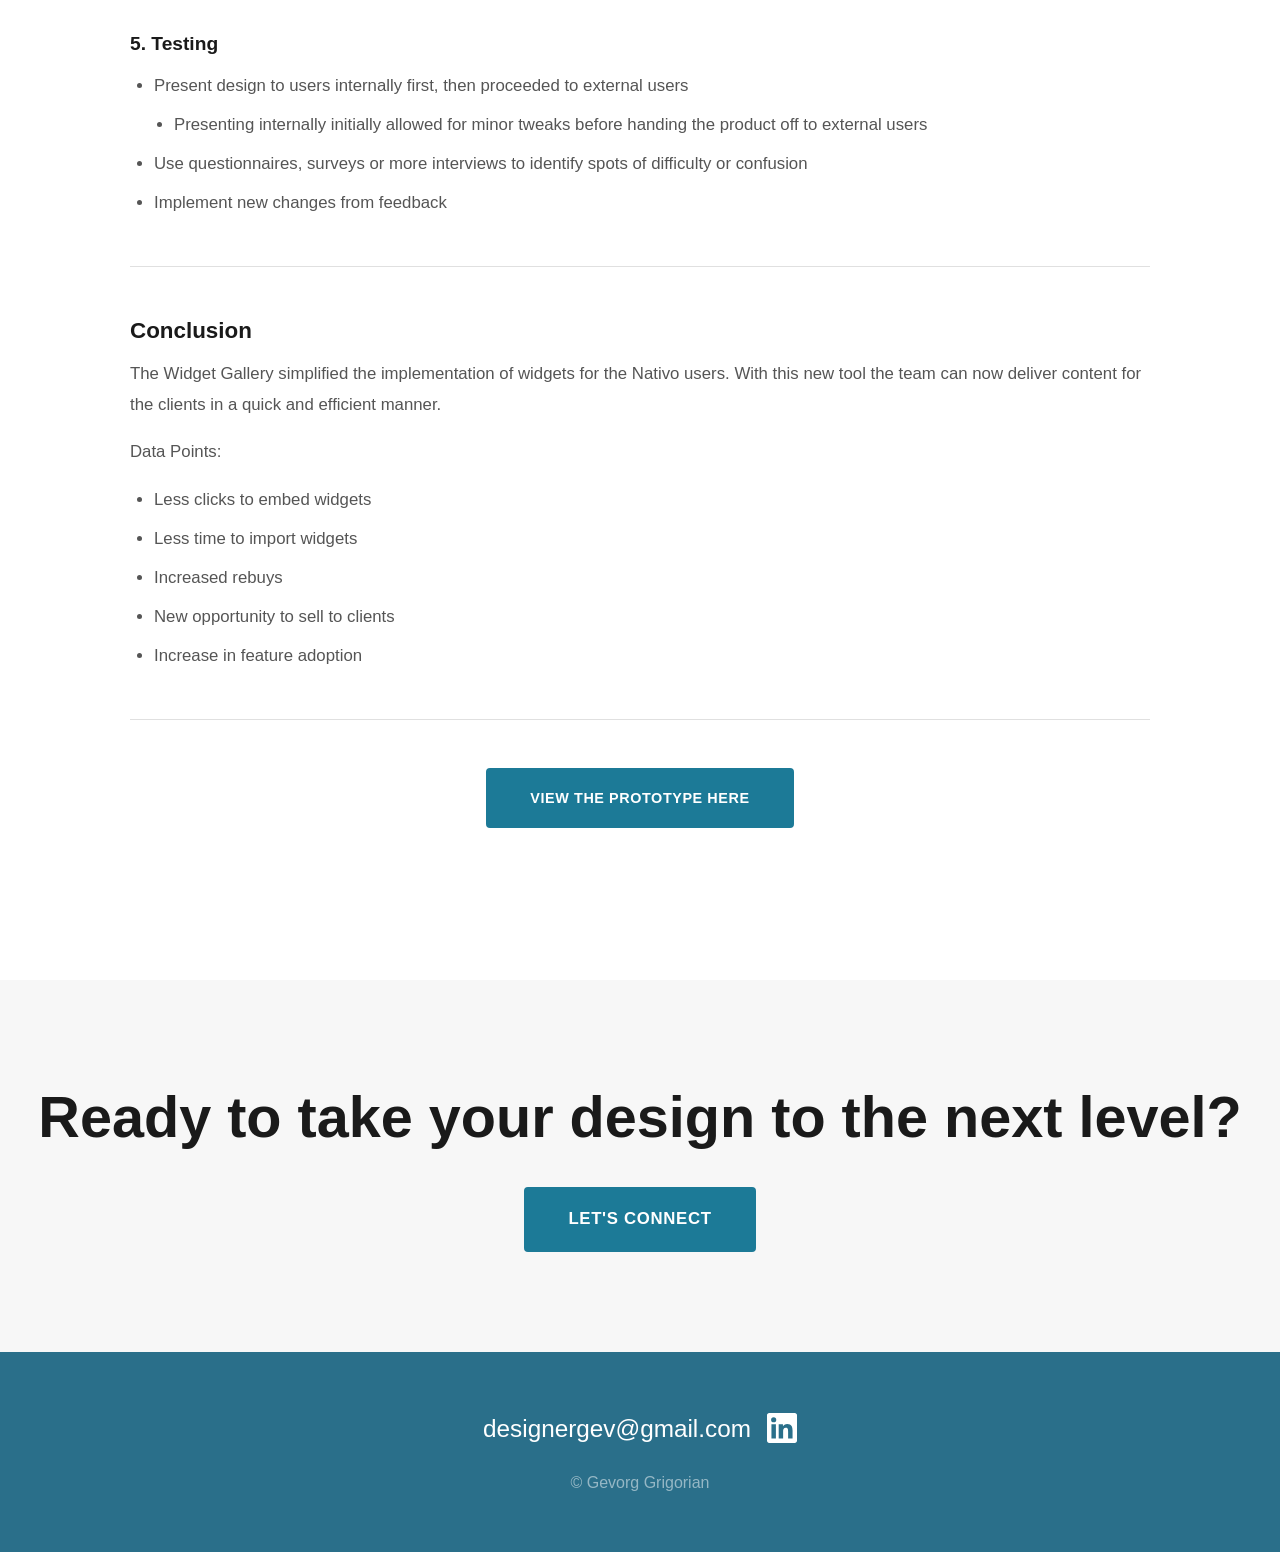
<file: widget-gallery.html>
<!DOCTYPE html>
<html lang="en">
<head>
  <meta charset="UTF-8">
  <meta name="viewport" content="width=device-width, initial-scale=1.0">
  <title>Nativo Widget Gallery — Gev Design</title>
  <link rel="stylesheet" href="style.css">
</head>
<body>

  <!-- Navigation -->
  <nav class="site-nav">
    <div class="nav-inner">
      <a href="index.html" class="nav-logo">
        <img src="gevorg-grigorian-logo2.webp" alt="Gev Design">
      </a>
      <ul class="nav-links" id="navLinks">
        <li><a href="index.html">Home</a></li>
        <li class="dropdown-parent">
          <button class="nav-dropdown-toggle">Work</button>
          <ul class="nav-dropdown">
            <li><a href="unified-viking.html">Unified Viking Experience</a></li>
            <li><a href="strategic-tactical.html">Strategic Tactical Journey</a></li>
            <li><a href="widget-gallery.html">Nativo Widget Gallery</a></li>
            <li><a href="hilton-microsite.html">Hilton Microsite</a></li>
          </ul>
        </li>
        <li><a href="about.html">About</a></li>
        <li><a href="contact.html">Contact</a></li>
      </ul>
      <button class="nav-hamburger" id="navHamburger" aria-label="Toggle menu">
        <span></span><span></span><span></span>
      </button>
    </div>
  </nav>

  <!-- Hero Image -->
  <div class="case-hero case-hero--widget">
    <img src="hero.webp" alt="Nativo Widget Gallery">
  </div>

  <!-- Content -->
  <div class="case-content">
    <p class="case-eyebrow">Case Study</p>
    <h1>Widget Gallery</h1>
    <p class="case-subtitle">An ecosystem designed to bolster the capabilities of the Nativo platform.</p>

    <div class="case-meta">
      <div class="case-meta-item">
        <span class="case-meta-label">Role</span>
        <span class="case-meta-value">UX/UI Designer</span>
      </div>
      <div class="case-meta-item">
        <span class="case-meta-label">Platform</span>
        <span class="case-meta-value">Web, Product</span>
      </div>
      <div class="case-meta-item">
        <span class="case-meta-label">Focus</span>
        <span class="case-meta-value">Product Design, UX, UI</span>
      </div>
    </div>

    <hr>

    <h3>Introduction</h3>
    <p>Nativo is the most advanced platform for deploying, serving and optimizing integrated ads and brand content. The basis of Nativo's goal is to incorporate this content in the most engaging and educational way possible. This requires our users to input content as seamlessly and efficiently as possible. The users responsible for this would be the campaign managers, content strategists, and the sales team. On behalf of the advertiser they would need to incorporate widgets such as Google Maps, YouTube, Twitter, Skyscanner, etc.</p>

    <hr>

    <h3>Problem</h3>
    <ul>
      <li>Difficult to embed anything other than videos and images</li>
      <li>Users are not familiar with coding</li>
      <li>Implementing widgets with the current tools is time consuming</li>
    </ul>

    <div class="case-image-block">
      <img src="problem-widget.webp" alt="Problem">
    </div>

    <hr>

    <h3>Goal</h3>
    <ul>
      <li>Reduce time spent on implementing widgets</li>
      <li>Drop the involvement of software engineers aiding in widget implementation</li>
      <li>A solution that would require no coding knowledge so campaign managers, content strategists, and the sales team would be able to use this feature</li>
    </ul>

    <hr>

    <h3>Solution</h3>
    <p>We sought out to create a widget ecosystem for our organization that would be private initially, but opened up publicly in the future. The face of this new marketplace would be the Widget Gallery, a place to pick and choose which widgets you wanted placed into your content. In addition to picking and choosing a widget from our provided list, we wanted to also offer a system where users had the ability to create their own widgets from scratch. We created a tab system to make this an easy process for the users called the Widget Editor.</p>

    <div class="case-image-block">
      <img src="solution-widget.webp" alt="Solution">
    </div>

    <hr>

    <h3>Process</h3>

    <h4>1. Kick Off with Product Manager</h4>
    <ul>
      <li>Meet with product managers and define scope of project</li>
      <li>Ask questions!</li>
      <li>Define user personas and their goals/needs</li>
      <li>Look at any customer requests/feedback</li>
    </ul>

    <hr>

    <h4>2. Research</h4>
    <ul>
      <li>Competitive Analysis - Get information/screenshots/logins for similar features - Note advantages and disadvantages (ask product managers)</li>
      <li>Interview users (internal and external)</li>
      <li>Compare and contrast answers from various users
        <ul style="margin:8px 0 8px 20px;list-style:disc;">
          <li>Comparing and contrasting helped figure out what were going to be the main features</li>
        </ul>
      </li>
    </ul>

    <h4>Inspiration</h4>
    <div class="image-row--three">
      <div class="image-col">
        <div class="image-block">
          <img src="screen-shot-2019-02-18-at-8.07.46-pm.webp" alt="Themeforest">
        </div>
        <p class="image-caption">Themeforest</p>
      </div>
      <div class="image-col">
        <div class="image-block">
          <img src="screen-shot-2019-02-18-at-8.15.17-pm.webp" alt="iTunes">
        </div>
        <p class="image-caption">iTunes</p>
      </div>
      <div class="image-col">
        <div class="image-block">
          <img src="screen-shot-2019-02-18-at-8.35.07-pm.webp" alt="Elfsight">
        </div>
        <p class="image-caption">Elfsight</p>
      </div>
    </div>

    <hr>

    <h4>3. Sketches</h4>
    <ul>
      <li>Wireframe
        <ul style="margin:8px 0 8px 20px;list-style:disc;">
          <li>Present initial ideas to product managers and potential users</li>
          <li>Design the series of steps the end user will take when using the product
            <ul style="margin:8px 0 8px 20px;list-style:circle;">
              <li>Through this process we solidified what the main core of the product would be</li>
            </ul>
          </li>
          <li>Structure content and think about the full "customer journey"</li>
        </ul>
      </li>
    </ul>

    <h4>Site Flow</h4>
    <div class="case-image-block">
      <img src="sketches-2.webp" alt="Site flow sketches">
    </div>

    <hr>

    <h4>4. Mockups</h4>
    <p>Hurdle alert: In the middle of creating the High Fidelity mockups we had a new style guide emerging. We decided to fine tune the low fidelity mocks before proceeding with the updated visuals, limiting any potential wasted time.</p>
    <ul>
      <li>High Fidelity mockups</li>
      <li>Apply style guide</li>
      <li>Create pixel perfect screens in Sketch</li>
      <li>Export mocks to Zeplin</li>
    </ul>

    <h4>Style Guide</h4>
    <div class="case-image-block">
      <img src="high-fidelity.webp" alt="Style guide">
    </div>

    <h4>High Fidelity Mockups</h4>
    <div class="case-image-block">
      <img src="1-1.webp" alt="High fidelity mockup 1">
    </div>

    <div class="case-image-block">
      <img src="3.webp" alt="High fidelity mockup 2">
    </div>

    <div class="case-image-block">
      <img src="high-fidelity.webp" alt="High fidelity mockup 3">
    </div>

    <hr>

    <h4>5. Testing</h4>
    <ul>
      <li>Present design to users internally first, then proceeded to external users
        <ul style="margin:8px 0 8px 20px;list-style:disc;">
          <li>Presenting internally initially allowed for minor tweaks before handing the product off to external users</li>
        </ul>
      </li>
      <li>Use questionnaires, surveys or more interviews to identify spots of difficulty or confusion</li>
      <li>Implement new changes from feedback</li>
    </ul>

    <hr>

    <h3>Conclusion</h3>
    <p>The Widget Gallery simplified the implementation of widgets for the Nativo users. With this new tool the team can now deliver content for the clients in a quick and efficient manner.</p>

    <p>Data Points:</p>
    <ul>
      <li>Less clicks to embed widgets</li>
      <li>Less time to import widgets</li>
      <li>Increased rebuys</li>
      <li>New opportunity to sell to clients</li>
      <li>Increase in feature adoption</li>
    </ul>

    <hr>

    <a href="https://invis.io/7NQO0UJ5KA4" class="prototype-link" target="_blank" rel="noopener">View the Prototype Here</a>

  </div>

  <!-- CTA -->
  <section class="bottom-cta">
    <h2>Ready to take your design to the <strong>next level</strong>?</h2>
    <a href="contact.html" class="btn-primary btn-blue">Let's Connect</a>
  </section>

  <!-- Footer -->
  <footer class="site-footer">
    <div class="footer-inner">
      <div class="footer-contact">
        <a href="mailto:designergev&#64;gmail.com">designergev&#64;gmail.com</a>
        <a href="https://www.linkedin.com/in/designergev/" target="_blank" rel="noopener" class="footer-linkedin" aria-label="LinkedIn">
          <svg xmlns="http://www.w3.org/2000/svg" width="20" height="20" viewBox="0 0 24 24" fill="currentColor"><path d="M20.447 20.452h-3.554v-5.569c0-1.328-.027-3.037-1.852-3.037-1.853 0-2.136 1.445-2.136 2.939v5.667H9.351V9h3.414v1.561h.046c.477-.9 1.637-1.85 3.37-1.85 3.601 0 4.267 2.37 4.267 5.455v6.286zM5.337 7.433a2.062 2.062 0 01-2.063-2.065 2.064 2.064 0 112.063 2.065zm1.782 13.019H3.555V9h3.564v11.452zM22.225 0H1.771C.792 0 0 .774 0 1.729v20.542C0 23.227.792 24 1.771 24h20.451C23.2 24 24 23.227 24 22.271V1.729C24 .774 23.2 0 22.222 0h.003z"/></svg>
        </a>
      </div>
      <div class="footer-copyright">&copy; Gevorg Grigorian</div>
    </div>
  </footer>

  <script src="main.js"></script>

</body>
</html>
</file>
<file: style.css>
/* ============================================
   GEV DESIGN — Portfolio CSS
   Matching Squarespace layout & proportions
   ============================================ */

/* --- Reset & Base --- */
*, *::before, *::after {
  box-sizing: border-box;
  margin: 0;
  padding: 0;
}

html {
  scroll-behavior: smooth;
  overflow-x: hidden;
}

body {
  font-family: 'Helvetica Neue', Helvetica, Arial, sans-serif;
  color: #333;
  line-height: 1.7;
  background: #fff;
  -webkit-font-smoothing: antialiased;
  overflow-x: hidden;
}

img {
  max-width: 100%;
  height: auto;
  display: block;
}

a {
  color: inherit;
  text-decoration: none;
}

ul {
  list-style: none;
}

/* --- Typography --- */
h1 {
  font-size: 2.8rem;
  font-weight: 700;
  line-height: 1.2;
  color: #1a1a1a;
}

h2 {
  font-size: 2rem;
  font-weight: 700;
  line-height: 1.3;
  color: #1a1a1a;
}

h3 {
  font-size: 1.5rem;
  font-weight: 600;
  line-height: 1.4;
  color: #1a1a1a;
}

h4 {
  font-size: 1.2rem;
  font-weight: 600;
  line-height: 1.4;
  color: #1a1a1a;
}

p {
  font-size: 1rem;
  line-height: 1.8;
  color: #555;
  margin-bottom: 1rem;
}

em, i {
  font-style: italic;
}

strong, b {
  font-weight: 700;
}


/* ============================================
   NAVIGATION
   ============================================ */
.site-nav {
  position: fixed;
  top: 0;
  left: 0;
  right: 0;
  z-index: 1000;
  background: rgba(255, 255, 255, 0.97);
  border-bottom: 1px solid rgba(0,0,0,0.06);
  backdrop-filter: blur(10px);
  -webkit-backdrop-filter: blur(10px);
}

.nav-inner {
  max-width: 1400px;
  margin: 0 auto;
  padding: 0 40px;
  display: flex;
  align-items: center;
  justify-content: space-between;
  height: 80px;
}

.nav-logo img {
  height: 50px;
  width: auto;
}

.nav-links {
  display: flex;
  align-items: center;
  gap: 32px;
}

.nav-links > li {
  position: relative;
}

.nav-links > li > a {
  font-size: 1.08rem;
  font-weight: 500;
  letter-spacing: 0.04em;
  text-transform: uppercase;
  color: #333;
  transition: color 0.2s;
  padding: 8px 0;
}

.nav-links > li > a:hover {
  color: #000;
}

/* Dropdown */
.nav-dropdown-toggle {
  font-size: 1.08rem;
  font-weight: 500;
  letter-spacing: 0.04em;
  text-transform: uppercase;
  color: #333;
  cursor: pointer;
  padding: 8px 0;
  background: none;
  border: none;
  font-family: inherit;
  transition: color 0.2s;
}

.nav-dropdown-toggle:hover {
  color: #000;
}

.nav-dropdown {
  position: absolute;
  top: 100%;
  left: -16px;
  background: #fff;
  min-width: 340px;
  box-shadow: 0 8px 30px rgba(0,0,0,0.1);
  border-radius: 4px;
  padding: 12px 0;
  opacity: 0;
  visibility: hidden;
  transform: translateY(4px);
  transition: all 0.2s ease;
}

.dropdown-parent:hover .nav-dropdown {
  opacity: 1;
  visibility: visible;
  transform: translateY(0);
}

.nav-dropdown a {
  display: block;
  padding: 12px 24px;
  font-size: 1.08rem;
  font-weight: 500;
  color: #333;
  text-transform: capitalize;
  letter-spacing: 0.04em;
  transition: background 0.15s, color 0.15s;
}

.nav-dropdown a:hover {
  background: #fdf0e0;
  color: #1a1a1a;
}

/* Mobile nav */
.nav-hamburger {
  display: none;
  background: none;
  border: none;
  cursor: pointer;
  width: 28px;
  height: 20px;
  position: relative;
}

.nav-hamburger span {
  display: block;
  width: 100%;
  height: 2px;
  background: #333;
  position: absolute;
  left: 0;
  transition: all 0.3s;
}

.nav-hamburger span:nth-child(1) { top: 0; }
.nav-hamburger span:nth-child(2) { top: 50%; transform: translateY(-50%); }
.nav-hamburger span:nth-child(3) { bottom: 0; }

.nav-hamburger.active span:nth-child(1) {
  top: 50%;
  transform: translateY(-50%) rotate(45deg);
}
.nav-hamburger.active span:nth-child(2) {
  opacity: 0;
}
.nav-hamburger.active span:nth-child(3) {
  bottom: 50%;
  transform: translateY(50%) rotate(-45deg);
}


/* ============================================
   HOMEPAGE HERO
   ============================================ */
.hero {
  position: relative;
  min-height: 80vh;
  display: flex;
  align-items: center;
  justify-content: center;
  text-align: left;
  color: #fff;
  overflow: hidden;
  margin-top: 0;
}

/* Interactive hero — pencil cursor scoped to hero only */
.hero--interactive {
  cursor: url("data:image/svg+xml,%3Csvg xmlns='http://www.w3.org/2000/svg' width='32' height='32' viewBox='0 0 32 32'%3E%3Cg transform='translate(2 2)'%3E%3Cpath d='M20.5 1.5l6 6-16 16-6 1 1-6z' fill='%23f0a030' stroke='%231a1a1a' stroke-width='1.5' stroke-linejoin='round'/%3E%3Cpath d='M18 4l6 6' stroke='%231a1a1a' stroke-width='1.5'/%3E%3Cpath d='M4.5 24.5l3-1-2-2z' fill='%231a1a1a'/%3E%3C/g%3E%3C/svg%3E") 2 30, auto;
}

.hero--interactive a,
.hero--interactive button {
  cursor: pointer;
}

.hero-particle-canvas {
  position: absolute;
  inset: 0;
  width: 100%;
  height: 100%;
  z-index: 2;
  pointer-events: none;
}

/* UX Designer badge — top right, with padding so it clears the nav */
.hero-badge {
  position: absolute;
  z-index: 3;
  top: 120px;
  right: 48px;
  background: #fff;
  padding: 16px 28px;
  border-radius: 6px;
  box-shadow: 0 16px 44px rgba(0, 0, 0, 0.28);
  display: flex;
  flex-direction: column;
  line-height: 1.1;
  animation: heroBadgeFloat 5s ease-in-out infinite;
  pointer-events: none;
}

.hero-badge span:first-child {
  font-size: 1.7rem;
  font-weight: 700;
  color: #1C7A97;
}

.hero-badge span:last-child {
  font-size: 0.85rem;
  font-weight: 600;
  letter-spacing: 0.08em;
  text-transform: uppercase;
  color: #666;
}

@keyframes heroBadgeFloat {
  0%, 100% { transform: translateY(0); }
  50% { transform: translateY(-10px); }
}

/* Content above particle canvas handled in .hero-content rule below */

.hero-bg {
  position: absolute;
  inset: 0;
  z-index: 0;
}

.hero-bg img {
  width: 100%;
  height: 100%;
  object-fit: cover;
}

.hero-content {
  position: relative;
  z-index: 4;
  max-width: 580px;
  padding: 80px 24px 0;
  margin-right: auto;
  margin-left: max(80px, calc(50% - 520px));
}

.hero-content h1 {
  color: #fff;
  font-size: 3.2rem;
  margin-bottom: 20px;
}

.hero-content h1 em {
  font-style: normal;
  background: linear-gradient(135deg, #E07D19, #f0a030);
  -webkit-background-clip: text;
  -webkit-text-fill-color: transparent;
  background-clip: text;
  padding: 0 4px 4px 0;
  display: inline-block;
}

.hero-content p {
  color: rgba(255, 255, 255, 0.9);
  font-size: 1.3rem;
  line-height: 1.8;
  margin-bottom: 32px;
}

.hero-buttons {
  display: flex;
  gap: 20px;
  justify-content: flex-start;
  flex-wrap: wrap;
}

.btn-primary {
  display: inline-block;
  padding: 16px 42px;
  background: #fff;
  color: #1a1a1a;
  font-size: 1.05rem;
  font-weight: 600;
  letter-spacing: 0.04em;
  text-transform: uppercase;
  border: 2px solid #fff;
  border-radius: 4px;
  transition: all 0.3s;
}

.btn-primary:hover {
  background: transparent;
  color: #fff;
}

.btn-blue {
  background: #1C7A97;
  color: #fff;
  border: 2px solid #1C7A97;
  border-radius: 4px;
}

.btn-blue:hover {
  background: #2e97b8;
  border-color: #2e97b8;
  color: #fff;
}

.btn-white {
  background: transparent;
  color: #fff;
  border: 2px solid #fff;
  border-radius: 4px;
}

.btn-white:hover {
  background: rgba(255, 255, 255, 0.15);
  color: #fff;
}

.btn-large {
  padding: 18px 52px;
  font-size: 1.15rem;
}


/* ============================================
   HOMEPAGE — MY WORK SECTIONS
   Squarespace-style: full-width rows,
   side-by-side image + text, alternating
   ============================================ */
.my-work-heading {
  text-align: left;
  padding: 0 24px 32px;
  font-size: 3.2rem;
  font-weight: 400;
  color: #1C7A97;
  margin: 0;
  max-width: 1400px;
  margin-left: auto;
  margin-right: auto;
}

/* --- Scroll Arrow --- */
.scroll-arrow {
  position: relative;
  z-index: 10;
  display: flex;
  justify-content: flex-end;
  margin: -60px 0 0;
  padding-right: calc(50% - 500px);
  animation: bounceArrow 2s ease-in-out infinite;
}

.scroll-arrow svg {
  width: 80px;
  height: auto;
}

@keyframes bounceArrow {
  0%, 100% {
    transform: translateY(0);
  }
  50% {
    transform: translateY(16px);
  }
}

/* --- Sections Wrap — page background behind cards --- */
.sections-wrap {
  background: #f0f0f0;
  padding: 60px 24px 24px;
}

/* --- Card Sections — rounded containers --- */
.card-section {
  max-width: 1400px;
  margin: 0 auto 24px;
  border-radius: 24px;
  overflow: hidden;
  position: relative;
  box-shadow: 0 4px 40px rgba(0, 0, 0, 0.08), 0 12px 80px rgba(0, 0, 0, 0.06);
}

.card-section--dark {
  background: #1a1a2e;
}

.card-section--white {
  background: #fff;
}

.card-section--cta {
  background: #1a1a2e;
}

/* Reset work-section inside cards */
.card-section .work-section {
  min-height: 624px;
}

/* Reset humanize inside card */
.card-section .humanize-section {
  margin: 0 auto;
  padding: 100px 40px;
}

/* Reset bottom-cta inside card */
.card-section .bottom-cta {
  margin-top: 0;
  background: transparent;
  padding: 80px 24px;
}

.work-section {
  display: flex;
  align-items: center;
  justify-content: center;
  min-height: 624px;
  position: relative;
  overflow: hidden;
}

/* Direction classes — explicit control via HTML order */
.work-section--img-left {
  flex-direction: row;
}

.work-section--img-right {
  flex-direction: row;
}

.work-section-bg {
  position: absolute;
  inset: 0;
  z-index: 0;
}

.work-section-bg img {
  width: 100%;
  height: 100%;
  object-fit: cover;
}

/* Dark overlay for sections with bg images */
.work-section--dark .work-section-bg::after {
  content: '';
  position: absolute;
  inset: 0;
  background: rgba(0, 0, 0, 0.5);
}

.work-section-image {
  flex: 1;
  position: relative;
  z-index: 1;
  display: flex;
  align-items: center;
  justify-content: center;
  padding: 60px 20px;
  max-width: 680px;
}

.work-section-image img {
  max-width: 100%;
  max-height: 420px;
  width: auto;
}

/* Full-bleed image variant (Unified Viking) — image to halfway */
.work-section--fullbleed .work-section-image {
  flex: 0 0 50%;
  padding: 0;
  max-width: 50%;
  overflow: hidden;
  display: flex;
  align-items: center;
  justify-content: flex-start;
  align-self: stretch;
}

.work-section--fullbleed .work-section-image img {
  width: 100%;
  height: 100%;
  object-fit: cover;
  object-position: left center;
}

.work-section--fullbleed .work-section-text {
  flex: 0 0 50%;
  max-width: 50%;
  display: flex;
  flex-direction: column;
  align-items: flex-start;
  justify-content: center;
  padding: 60px 48px 60px 48px;
}

.work-section-text {
  flex: 1;
  position: relative;
  z-index: 1;
  padding: 60px 48px;
  max-width: 560px;
}

.work-section-text h3 {
  font-size: 2.3rem;
  font-weight: 700;
  margin-bottom: 14px;
}

.work-section-text h4 {
  font-size: 1.3rem;
  font-weight: 400;
  margin-bottom: 32px;
}

.work-section-text .btn-view-project {
  display: inline-block;
  padding: 16px 42px;
  background: #1C7A97;
  border: none;
  border-radius: 4px;
  color: #fff;
  font-size: 1.05rem;
  font-weight: 600;
  letter-spacing: 0.04em;
  text-transform: uppercase;
  transition: background 0.3s;
}

.work-section-text .btn-view-project:hover {
  background: #2e97b8;
}

/* Dark section text colors */
.work-section--dark .work-section-text h3 {
  color: #fff;
}

.work-section--dark .work-section-text h4 {
  color: rgba(255, 255, 255, 0.85);
}

/* Viking — same treatment as other dark sections */
.work-section--viking {
  background: transparent;
}

/* Dark section fallback bg colors — handled by card-section */
.work-section--strategic {
  background: transparent;
}

.work-section--widget {
  background: transparent;
}

.work-section--hilton {
  background: transparent;
}


/* ============================================
   HOMEPAGE — HUMANIZE / BOTTOM SECTIONS
   ============================================ */
.humanize-section {
  text-align: center;
  padding: 120px 40px;
  max-width: 1100px;
  margin: 0 auto;
}

.humanize-section h2 {
  font-size: 3.6rem;
  margin-bottom: 32px;
}

.humanize-section h2 em {
  background: linear-gradient(135deg, #E07D19, #f0a030);
  -webkit-background-clip: text;
  -webkit-text-fill-color: transparent;
  background-clip: text;
}

.humanize-section p {
  font-size: 1.45rem;
  max-width: 900px;
  margin: 0 auto 28px;
  line-height: 1.85;
}

.humanize-section img {
  max-width: 100%;
  width: 1125px;
  margin: 40px auto;
}

.humanize-section .process-mobile {
  display: none;
}

.humanize-section .process-desktop {
  display: block;
}

.cta-section {
  text-align: center;
  padding: 80px 24px;
  background: #f7f7f7;
}

.cta-section h2 {
  font-size: 2rem;
  margin-bottom: 24px;
}


/* ============================================
   CASE STUDY PAGES — HERO
   ============================================ */
.case-hero {
  position: relative;
  width: 100%;
  height: 70vh;
  min-height: 400px;
  max-height: 600px;
  overflow: hidden;
  margin-top: 80px;
  background: #7ea9cf;
}

.case-hero img {
  width: 100%;
  height: 100%;
  object-fit: cover;
  display: block;
}

/* Per-page hero background colors (match each hero image edge) */
.case-hero--viking { background: #7ea9cf; }
.case-hero--strategic { background: #C2E6F7; }
.case-hero--widget { background: #5BB6E9; }
.case-hero--hilton { background: #F9F4DA; }


/* ============================================
   CASE STUDY PAGES — CONTENT
   ============================================ */
.case-content {
  max-width: 1100px;
  margin: 0 auto;
  padding: 60px 40px 80px;
}

.case-content h1 {
  font-size: 2.6rem;
  margin-bottom: 8px;
}

.case-eyebrow {
  font-size: 0.85rem;
  font-weight: 600;
  letter-spacing: 0.12em;
  text-transform: uppercase;
  color: #1C7A97;
  margin-bottom: 16px;
}

.case-subtitle {
  font-size: 1.15rem;
  color: #777;
  margin-bottom: 32px;
  font-style: italic;
}

.case-meta {
  display: flex;
  gap: 56px;
  flex-wrap: wrap;
  margin-bottom: 16px;
  padding-bottom: 40px;
  border-bottom: 1px solid #e5e5e5;
}

.case-meta-item {
  display: flex;
  flex-direction: column;
  gap: 4px;
}

.case-meta-label {
  font-size: 0.8rem;
  font-weight: 600;
  letter-spacing: 0.1em;
  text-transform: uppercase;
  color: #999;
}

.case-meta-value {
  font-size: 1.05rem;
  font-weight: 500;
  color: #1a1a1a;
}

.case-content h2 {
  font-size: 1.8rem;
  margin-top: 56px;
  margin-bottom: 16px;
}

.case-content h3 {
  font-size: 1.4rem;
  margin-top: 40px;
  margin-bottom: 12px;
}

.case-content h4 {
  font-size: 1.2rem;
  margin-top: 32px;
  margin-bottom: 12px;
}

.case-content p {
  font-size: 1.05rem;
  line-height: 1.85;
}

.case-content ul {
  margin: 12px 0 20px 24px;
  list-style: disc;
}

.case-content ul li {
  font-size: 1.05rem;
  line-height: 1.85;
  color: #555;
  margin-bottom: 8px;
}

.case-content hr {
  border: none;
  border-top: 1px solid #e0e0e0;
  margin: 48px 0;
}


/* --- Case Study Images --- */
.case-image {
  margin: 32px 0;
}

.case-image img {
  width: 100%;
  border-radius: 4px;
}

/* Image in a container/card block (keep this nice look from GitHub version) */
.case-image-block {
  margin: 32px 0;
  background: #fafafa;
  border-radius: 8px;
  padding: 32px;
  display: flex;
  align-items: center;
  justify-content: center;
}

/* Full-bleed image — breaks out of case-content max-width */
.case-image-fullbleed {
  position: relative;
  left: 50%;
  right: 50%;
  margin-left: -50vw;
  margin-right: -50vw;
  width: 100vw;
  margin-top: 48px;
  margin-bottom: 48px;
}

.case-image-fullbleed img {
  width: 100%;
  height: auto;
  display: block;
}

.case-image-block img {
  max-width: 100%;
  border-radius: 4px;
}

/* Full-width image (no container) */
.case-image-full {
  margin: 32px 0;
}

.case-image-full img {
  width: 100%;
  border-radius: 4px;
}


/* --- Side by side images (Existing Designs, etc.) --- */
.image-row {
  display: flex;
  gap: 24px;
  margin: 32px 0;
  align-items: stretch;
}

.image-row .image-col {
  flex: 1;
  display: flex;
  flex-direction: column;
}

.image-row .image-col .image-block {
  background: #fafafa;
  border-radius: 8px;
  padding: 24px;
  flex: 1;
  display: flex;
  align-items: center;
  justify-content: center;
  overflow: hidden;
}

.image-row .image-col .image-block img {
  max-width: 100%;
  max-height: 100%;
  object-fit: contain;
  border-radius: 4px;
}

.image-row .image-col .image-caption {
  text-align: center;
  font-size: 0.85rem;
  color: #888;
  margin-top: 10px;
  font-weight: 500;
}

/* Equal-height image row — forces all images to match height */
.image-row--equal {
  align-items: stretch;
}

.image-row--equal .image-block {
  height: 100%;
}

/* Three-column image row */
.image-row--three {
  display: grid;
  grid-template-columns: 1fr 1fr 1fr;
  gap: 24px;
  margin: 32px 0;
}

.image-row--three .image-col {
  display: flex;
  flex-direction: column;
}

.image-row--three .image-col .image-block {
  background: #fafafa;
  border-radius: 8px;
  padding: 24px;
  flex: 1;
  display: flex;
  align-items: center;
  justify-content: center;
  overflow: hidden;
}

.image-row--three .image-col .image-block img {
  max-width: 100%;
  object-fit: contain;
  border-radius: 4px;
}

.image-row--three .image-col .image-caption {
  text-align: center;
  font-size: 0.85rem;
  color: #888;
  margin-top: 10px;
  font-weight: 500;
}


/* --- Problem section side by side --- */
.problem-row {
  display: flex;
  gap: 40px;
  margin: 32px 0;
  align-items: flex-start;
}

.problem-text {
  flex: 1;
}

.problem-text p:last-child {
  margin-bottom: 0;
}

.problem-image {
  flex: 0 0 42%;
  max-width: 42%;
  background: #fafafa;
  border-radius: 8px;
  padding: 20px;
}

.problem-image img {
  width: 100%;
  border-radius: 4px;
  display: block;
}


/* --- Desktop + Mobile side by side (Existing Designs) --- */
/* All three blocks share one fixed height; mobile screenshots match desktop */
.existing-designs-row {
  display: flex;
  gap: 20px;
  margin: 32px 0;
  align-items: stretch;
  height: 720px;
}

.existing-designs-row .design-block {
  background: #fafafa;
  border-radius: 8px;
  padding: 24px;
  display: flex;
  align-items: flex-start;
  justify-content: center;
  overflow: hidden;
}

.existing-designs-row .design-block--desktop {
  flex: 1.4;
}

.existing-designs-row .design-block--mobile {
  flex: 1;
}

.existing-designs-row .design-block img {
  max-width: 100%;
  width: 100%;
  height: auto;
  object-fit: contain;
  object-position: top;
  border-radius: 4px;
}



/* --- High-Fidelity Mock grids --- */
.mock-label {
  font-size: 1.1rem;
  font-weight: 600;
  color: #1a1a1a;
  margin: 40px 0 16px;
}

.mock-grid {
  display: grid;
  gap: 24px;
  margin: 0 0 24px;
  background: #fafafa;
  border-radius: 8px;
  padding: 32px;
}

.mock-grid--two {
  grid-template-columns: 1fr 1fr;
}

.mock-grid--single {
  grid-template-columns: 1fr;
}

.mock-cell {
  display: flex;
  align-items: center;
  justify-content: center;
  min-width: 0;
}

.mock-cell img {
  max-width: 100%;
  width: 100%;
  height: auto;
  border-radius: 4px;
  display: block;
}


/* --- Inspiration row — all in one container --- */
.inspiration-row {
  display: flex;
  gap: 24px;
  align-items: flex-start;
  margin: 32px 0;
  background: #fafafa;
  border-radius: 8px;
  padding: 32px;
}

.inspiration-item {
  flex: 1;
  margin: 0;
  display: flex;
  flex-direction: column;
}

.inspiration-item img {
  width: 100%;
  height: auto;
  border-radius: 4px;
  display: block;
  box-shadow: 0 4px 20px rgba(0, 0, 0, 0.1);
}

.inspiration-item figcaption {
  text-align: center;
  font-size: 0.9rem;
  color: #666;
  margin-top: 14px;
  font-weight: 500;
}


/* --- Process Steps --- */
.process-step {
  margin: 48px 0;
}

.process-step h4 {
  font-size: 1.25rem;
  margin-bottom: 16px;
}


/* --- Data Points / Stats --- */
.stats-row {
  display: flex;
  gap: 32px;
  margin: 40px 0;
  justify-content: center;
  flex-wrap: wrap;
}

.stat-item {
  text-align: center;
  flex: 1;
  min-width: 160px;
}

.stat-number {
  font-size: 2.4rem;
  font-weight: 700;
  color: #1a1a1a;
  display: block;
}

.stat-label {
  font-size: 0.9rem;
  color: #777;
  margin-top: 4px;
}


/* --- Prototype Link --- */
.prototype-link {
  display: block;
  width: fit-content;
  margin: 24px auto;
  padding: 16px 42px;
  background: #1C7A97;
  border: 2px solid #1C7A97;
  color: #fff;
  border-radius: 4px;
  text-align: center;
  font-size: 0.9rem;
  font-weight: 600;
  letter-spacing: 0.04em;
  text-transform: uppercase;
  transition: all 0.3s;
}

.prototype-link:hover {
  background: #2e97b8;
  border-color: #2e97b8;
  color: #fff;
}


/* ============================================
   ABOUT PAGE — dimensional creative layout
   ============================================ */
.about-hero {
  position: relative;
  min-height: 100vh;
  padding: 160px 48px 100px;
  background: linear-gradient(135deg, #fafaf7 0%, #f0f4f7 100%);
  overflow: hidden;
  cursor: url("data:image/svg+xml,%3Csvg xmlns='http://www.w3.org/2000/svg' width='32' height='32' viewBox='0 0 32 32'%3E%3Cg transform='translate(2 2)'%3E%3Cpath d='M20.5 1.5l6 6-16 16-6 1 1-6z' fill='%23f0a030' stroke='%231a1a1a' stroke-width='1.5' stroke-linejoin='round'/%3E%3Cpath d='M18 4l6 6' stroke='%231a1a1a' stroke-width='1.5'/%3E%3Cpath d='M4.5 24.5l3-1-2-2z' fill='%231a1a1a'/%3E%3C/g%3E%3C/svg%3E") 2 30, auto;
}

.about-hero a,
.about-hero button {
  cursor: pointer;
}

.particle-canvas {
  position: absolute;
  inset: 0;
  width: 100%;
  height: 100%;
  pointer-events: none;
  z-index: 1;
}

.about-hero-inner {
  position: relative;
  z-index: 2;
  max-width: 1200px;
  margin: 0 auto;
  display: grid;
  grid-template-columns: 420px 1fr;
  gap: 80px;
  align-items: center;
  pointer-events: none;
}

.about-hero-inner > * {
  pointer-events: auto;
}

/* Image with layered dimension */
.about-image-wrap {
  position: relative;
  width: 100%;
  aspect-ratio: 4 / 5;
}

.about-image {
  position: relative;
  z-index: 2;
  width: 100%;
  height: 100%;
  border-radius: 8px;
  overflow: hidden;
  box-shadow: 0 30px 80px rgba(0, 0, 0, 0.18);
}

.about-image img {
  width: 100%;
  height: 100%;
  object-fit: cover;
  object-position: 68% 20%;
}

/* Decorative floating shapes behind image */
.about-image-deco {
  position: absolute;
  border-radius: 12px;
  z-index: 1;
}

.about-image-deco--1 {
  top: -24px;
  left: -24px;
  width: 140px;
  height: 140px;
  background: #1C7A97;
  opacity: 0.9;
  animation: floatDeco1 6s ease-in-out infinite;
}

.about-image-deco--2 {
  bottom: -30px;
  right: -30px;
  width: 180px;
  height: 180px;
  background: linear-gradient(135deg, #E07D19, #f0a030);
  opacity: 0.85;
  animation: floatDeco2 7s ease-in-out infinite;
}

@keyframes floatDeco1 {
  0%, 100% { transform: translate(0, 0) rotate(0deg); }
  50% { transform: translate(-10px, 12px) rotate(-6deg); }
}

@keyframes floatDeco2 {
  0%, 100% { transform: translate(0, 0) rotate(0deg); }
  50% { transform: translate(12px, -14px) rotate(8deg); }
}

/* Floating badge */
.about-image-badge {
  position: absolute;
  bottom: 24px;
  left: -40px;
  z-index: 3;
  background: #fff;
  padding: 16px 28px;
  border-radius: 8px;
  box-shadow: 0 12px 40px rgba(0, 0, 0, 0.15);
  display: flex;
  flex-direction: column;
  line-height: 1.1;
  animation: floatBadge 5s ease-in-out infinite;
}

.about-image-badge span:first-child {
  font-size: 1.6rem;
  font-weight: 700;
  color: #1C7A97;
}

.about-image-badge span:last-child {
  font-size: 0.85rem;
  font-weight: 600;
  letter-spacing: 0.08em;
  text-transform: uppercase;
  color: #666;
}

@keyframes floatBadge {
  0%, 100% { transform: translateY(0); }
  50% { transform: translateY(-10px); }
}

/* Text side */
.about-eyebrow {
  font-size: 0.85rem;
  font-weight: 600;
  letter-spacing: 0.16em;
  text-transform: uppercase;
  color: #1C7A97;
  margin-bottom: 20px;
}

.about-text h1 {
  font-size: 3rem;
  font-weight: 700;
  line-height: 1.1;
  margin-bottom: 28px;
  color: #1a1a1a;
}

.about-text h1 em {
  font-style: italic;
  background: linear-gradient(135deg, #E07D19, #f0a030);
  -webkit-background-clip: text;
  -webkit-text-fill-color: transparent;
  background-clip: text;
}

.wave {
  display: inline-block;
  animation: wave 2.5s ease-in-out infinite;
  transform-origin: 70% 70%;
}

@keyframes wave {
  0%, 60%, 100% { transform: rotate(0deg); }
  10%, 30% { transform: rotate(14deg); }
  20% { transform: rotate(-8deg); }
  40% { transform: rotate(14deg); }
}

.about-lead {
  font-size: 1.25rem;
  line-height: 1.6;
  color: #333;
  margin-bottom: 24px;
  font-weight: 500;
}

.about-text p {
  font-size: 1.05rem;
  line-height: 1.8;
  color: #555;
  margin-bottom: 18px;
}

.about-email {
  color: #1C7A97;
  font-weight: 600;
  border-bottom: 1px solid #1C7A97;
  transition: opacity 0.2s;
}

.about-email:hover {
  opacity: 0.7;
}

.about-signoff {
  font-size: 1.15rem !important;
  font-weight: 600;
  color: #1a1a1a !important;
  margin-top: 8px;
}


/* ============================================
   CONTACT PAGE
   ============================================ */
.contact-section {
  max-width: 800px;
  margin: 160px auto 80px;
  padding: 0 40px;
  text-align: center;
}

.contact-section h1 {
  font-size: 2.6rem;
  margin-bottom: 16px;
}

.contact-section p {
  font-size: 1.1rem;
  margin-bottom: 12px;
}

.contact-section a {
  color: #1a1a1a;
  font-weight: 600;
  border-bottom: 1px solid #ccc;
  transition: border-color 0.2s;
}

.contact-section a:hover {
  border-color: #1a1a1a;
}

/* --- Contact Form --- */
.contact-form {
  max-width: 640px;
  margin: 48px auto 0;
  text-align: left;
}

.contact-form .form-row {
  display: flex;
  gap: 20px;
}

.contact-form .form-row .form-field {
  flex: 1;
}

.contact-form .form-field {
  margin-bottom: 20px;
}

.contact-form label {
  display: block;
  font-size: 0.85rem;
  font-weight: 600;
  letter-spacing: 0.04em;
  text-transform: uppercase;
  color: #666;
  margin-bottom: 8px;
}

.contact-form input,
.contact-form textarea {
  width: 100%;
  padding: 14px 16px;
  font-size: 1rem;
  font-family: inherit;
  color: #1a1a1a;
  background: #fafafa;
  border: 1px solid #e0e0e0;
  border-radius: 8px;
  transition: border-color 0.2s, background 0.2s;
  box-sizing: border-box;
}

.contact-form input:focus,
.contact-form textarea:focus {
  outline: none;
  border-color: #1C7A97;
  background: #fff;
}

.contact-form textarea {
  resize: vertical;
  min-height: 140px;
}

.contact-form .btn-primary {
  border: none;
  cursor: pointer;
  margin-top: 8px;
}

/* Honeypot — visually hidden but present in DOM for bots */
.form-hp {
  position: absolute;
  left: -9999px;
  width: 1px;
  height: 1px;
  overflow: hidden;
}

/* Status message */
.form-status {
  margin-top: 20px !important;
  font-size: 0.95rem;
  font-weight: 500;
  min-height: 1.2em;
}

.form-status--pending { color: #888; }
.form-status--success { color: #2e9e5b; }
.form-status--error { color: #d64545; }

/* Alt contact methods below form */
.contact-alt {
  margin-top: 48px;
  padding-top: 32px;
  border-top: 1px solid #eee;
}

.contact-alt p {
  font-size: 1rem !important;
  color: #666;
  margin-bottom: 8px !important;
}

.contact-email-link {
  color: #1C7A97 !important;
  border-bottom-color: #1C7A97 !important;
}


/* ============================================
   FOOTER
   ============================================ */
.site-footer {
  background: #2a6f8a;
  padding: 56px 24px;
  text-align: center;
  color: rgba(255, 255, 255, 0.85);
}

.footer-inner {
  max-width: 1100px;
  margin: 0 auto;
  display: flex;
  flex-direction: column;
  align-items: center;
  gap: 16px;
}

.footer-contact {
  display: flex;
  align-items: center;
  gap: 16px;
  font-size: 1.52rem;
}

.footer-contact a {
  color: #fff;
  transition: opacity 0.2s;
}

.footer-contact a:hover {
  opacity: 0.8;
}

.footer-contact .divider {
  color: rgba(255, 255, 255, 0.4);
}

.footer-linkedin {
  display: inline-flex;
  align-items: center;
  justify-content: center;
  color: #fff;
  transition: opacity 0.2s;
}

.footer-linkedin:hover {
  opacity: 0.8;
}

.footer-linkedin svg {
  width: 30px;
  height: 30px;
}

.footer-copyright {
  font-size: 1rem;
  color: rgba(255, 255, 255, 0.5);
  margin-top: 4px;
}


/* ============================================
   CTA BOTTOM SECTION (shared across pages)
   ============================================ */
.bottom-cta {
  text-align: center;
  padding: 100px 24px;
  background: #f7f7f7;
  margin-top: 48px;
}

/* Full-bleed CTA — solid dark fill (replaces old banner image) */
.bottom-cta--fullbleed {
  background: #f0f4f7;
  margin-top: 0;
}

.bottom-cta--fullbleed h2 {
  color: #1a1a1a;
}

.bottom-cta--fullbleed h2 strong {
  color: #1C7A97;
}

.bottom-cta h2 {
  font-size: 3.6rem;
  margin-bottom: 32px;
}

/* White text/button when inside orange CTA card */
.card-section--cta .bottom-cta {
  background: transparent;
  position: relative;
}

.card-section--cta .bottom-cta .work-section-bg::after {
  content: '';
  position: absolute;
  inset: 0;
  background: rgba(0, 0, 0, 0.5);
}

.card-section--cta .bottom-cta h2 {
  color: #fff;
  position: relative;
  z-index: 1;
}

.card-section--cta .bottom-cta h2 strong {
  color: #fff;
}

.card-section--cta .bottom-cta .btn-blue {
  background: #1C7A97;
  color: #fff;
  border-color: #1C7A97;
  position: relative;
  z-index: 1;
}

.card-section--cta .bottom-cta .btn-blue:hover {
  background: #2e97b8;
  border-color: #2e97b8;
  color: #fff;
}


/* ============================================
   RESPONSIVE
   ============================================ */
@media (max-width: 968px) {
  /* Hide hero badge on mobile — would crowd the text */
  .hero-badge { display: none; }

  /* Sections wrap */
  .sections-wrap {
    padding: 40px 16px 16px;
  }

  /* Contact form stacks on mobile */
  .contact-form .form-row {
    flex-direction: column;
    gap: 0;
  }

  .card-section {
    border-radius: 20px;
    margin-bottom: 16px;
  }

  /* Nav */
  .site-nav {
    backdrop-filter: none;
    -webkit-backdrop-filter: none;
  }

  .nav-links {
    display: none;
    position: fixed;
    top: 80px;
    left: 0;
    right: 0;
    bottom: 0;
    background: #fff;
    flex-direction: column;
    align-items: center;
    justify-content: flex-start;
    padding-top: 20px;
    gap: 0;
    z-index: 9999;
    overflow-y: auto;
  }

  .nav-links.open {
    display: flex;
  }

  .nav-hamburger {
    display: block;
    z-index: 10000;
  }

  .nav-links > li {
    width: 100%;
    text-align: center;
    border-bottom: 1px solid #f0f0f0;
  }

  .nav-links > li > a,
  .nav-dropdown-toggle {
    display: block;
    padding: 16px 0;
    font-size: 1rem;
    width: 100%;
  }

  .dropdown-parent {
    display: flex;
    flex-direction: column;
    align-items: center;
    width: 100%;
  }

  .nav-dropdown {
    position: static;
    box-shadow: none;
    opacity: 0;
    visibility: hidden;
    transform: none;
    padding: 0;
    min-width: auto;
    text-align: center;
    background: #fff;
    border-radius: 0;
    width: 100%;
    max-height: 0;
    overflow: hidden;
    transition: opacity 0.2s, max-height 0.2s, visibility 0.2s;
  }

  .dropdown-parent.dropdown-open .nav-dropdown {
    opacity: 1;
    visibility: visible;
    max-height: 500px;
    padding: 0 0 12px;
  }

  .nav-dropdown a {
    padding: 14px 0;
    font-size: 0.95rem;
    color: #555;
  }

  /* Hero */
  .hero {
    justify-content: flex-start;
    text-align: left;
  }

  .hero::after {
    content: '';
    position: absolute;
    inset: 0;
    z-index: 1;
    background: rgba(0, 0, 0, 0.5);
    pointer-events: none;
  }

  .hero-content {
    padding: 80px 24px 0;
    margin-left: 24px;
    max-width: none;
    z-index: 2;
  }

  .hero-content h1 br {
    display: none;
  }

  .hero-buttons {
    justify-content: flex-start;
    flex-direction: column;
  }

  .hero-buttons .btn-primary {
    width: 100%;
    text-align: center;
  }

  .hero-content h1 {
    font-size: 2.2rem;
  }

  /* Scroll arrow centered on mobile */
  .scroll-arrow {
    justify-content: center;
    padding-right: 0;
  }

  /* Work sections */
  .work-section,
  .work-section--img-left,
  .work-section--img-right {
    flex-direction: column;
    min-height: auto;
  }

  /* Force image on top, text below — regardless of HTML order */
  .work-section .work-section-image {
    order: 1;
  }

  .work-section .work-section-bg {
    order: 0;
  }

  .work-section .work-section-text {
    order: 2;
  }

  .work-section-image {
    padding: 40px 24px 20px;
    max-width: 100%;
  }

  .work-section--fullbleed .work-section-image {
    padding: 24px 24px 0;
    max-width: 100%;
    flex: none;
    overflow: hidden;
    align-self: auto;
  }

  .work-section--fullbleed .work-section-image img {
    width: 100%;
    height: auto;
    min-height: auto;
    object-position: center;
  }

  .work-section--fullbleed .work-section-text {
    max-width: 100%;
    flex: none;
    padding: 24px;
  }

  .work-section-text {
    padding: 20px 24px 40px;
    text-align: center;
    max-width: 100%;
  }

  /* Full-width buttons inside card sections */
  .card-section .btn-view-project,
  .card-section .btn-primary {
    width: 100%;
    text-align: center;
    box-sizing: border-box;
  }

  /* Case content */
  .case-content {
    padding: 40px 24px 60px;
  }

  /* Image rows */
  .image-row {
    flex-direction: column;
  }

  .image-row--three {
    grid-template-columns: 1fr;
  }

  /* Inspiration stacks on mobile */
  .inspiration-row {
    flex-direction: column;
    gap: 28px;
    padding: 24px;
  }

  /* Mock grids stack on mobile */
  .mock-grid--two {
    grid-template-columns: 1fr;
  }

  /* Problem section stacks on mobile */
  .problem-row {
    flex-direction: column;
    gap: 24px;
  }

  .problem-image {
    flex: none;
    max-width: 100%;
    width: 100%;
  }

  /* Existing designs stack, mobile screens side by side */
  .existing-designs-row {
    flex-direction: column;
    height: auto;
  }

  .existing-designs-row .design-block--desktop {
    height: 300px;
  }

  .existing-designs-row .design-block--mobile {
    height: 400px;
  }

  /* Humanize section mobile */
  .humanize-section {
    padding: 40px 24px;
  }

  .humanize-section h2 {
    font-size: 1.8rem;
  }

  .bottom-cta h2 {
    font-size: 1.8rem;
  }

  .humanize-section p {
    font-size: 1.05rem;
  }

  .humanize-section .process-desktop {
    display: none;
  }

  .humanize-section .process-mobile {
    display: block;
    width: 270px;
    max-width: 80%;
    margin: 32px auto;
  }

  /* About */
  .about-hero {
    padding: 120px 24px 80px;
  }

  .about-hero-inner {
    grid-template-columns: 1fr;
    gap: 80px;
    max-width: 500px;
  }

  .about-image-wrap {
    max-width: 340px;
    margin: 0 auto;
  }

  .about-text h1 {
    font-size: 2.2rem;
  }

  .about-lead {
    font-size: 1.1rem;
  }

  /* Stats */
  .stats-row {
    flex-direction: column;
    align-items: center;
    gap: 24px;
  }
}

@media (max-width: 600px) {
  h1 { font-size: 2rem; }
  h2 { font-size: 1.6rem; }
  
  .hero-content h1 { font-size: 1.8rem; }
  .my-work-heading { font-size: 1.8rem; }
  
  .work-section-text h3 { font-size: 1.4rem; }
  
  .nav-inner { padding: 0 20px; }
  .case-content { padding: 32px 20px 48px; }
}


/* ============================================
   ANIMATIONS — Apple-style staggered reveals
   ============================================ */

/* Base hidden state for all animated elements */
.anim {
  opacity: 0;
  transform: translateY(50px);
  transition: opacity 0.8s cubic-bezier(0.25, 0.1, 0.25, 1),
              transform 0.8s cubic-bezier(0.25, 0.1, 0.25, 1);
}

.anim.is-visible {
  opacity: 1;
  transform: translateY(0);
}

/* Stagger delays for children inside card sections */
.anim-delay-1 {
  transition-delay: 0.15s;
}

.anim-delay-2 {
  transition-delay: 0.3s;
}

.anim-delay-3 {
  transition-delay: 0.45s;
}

/* Hero entrance animations (play on load, not scroll) */
.hero-anim-1 {
  opacity: 0;
  transform: translateY(40px);
  animation: heroReveal 0.8s cubic-bezier(0.25, 0.1, 0.25, 1) 0.3s forwards;
}

.hero-anim-2 {
  opacity: 0;
  transform: translateY(40px);
  animation: heroReveal 0.8s cubic-bezier(0.25, 0.1, 0.25, 1) 0.5s forwards;
}

.hero-anim-3 {
  opacity: 0;
  transform: translateY(40px);
  animation: heroReveal 0.8s cubic-bezier(0.25, 0.1, 0.25, 1) 0.7s forwards;
}

@keyframes heroReveal {
  to {
    opacity: 1;
    transform: translateY(0);
  }
}

/* Nav scrolled state */
.nav-scrolled {
  box-shadow: 0 2px 20px rgba(0, 0, 0, 0.08);
}
</file>
